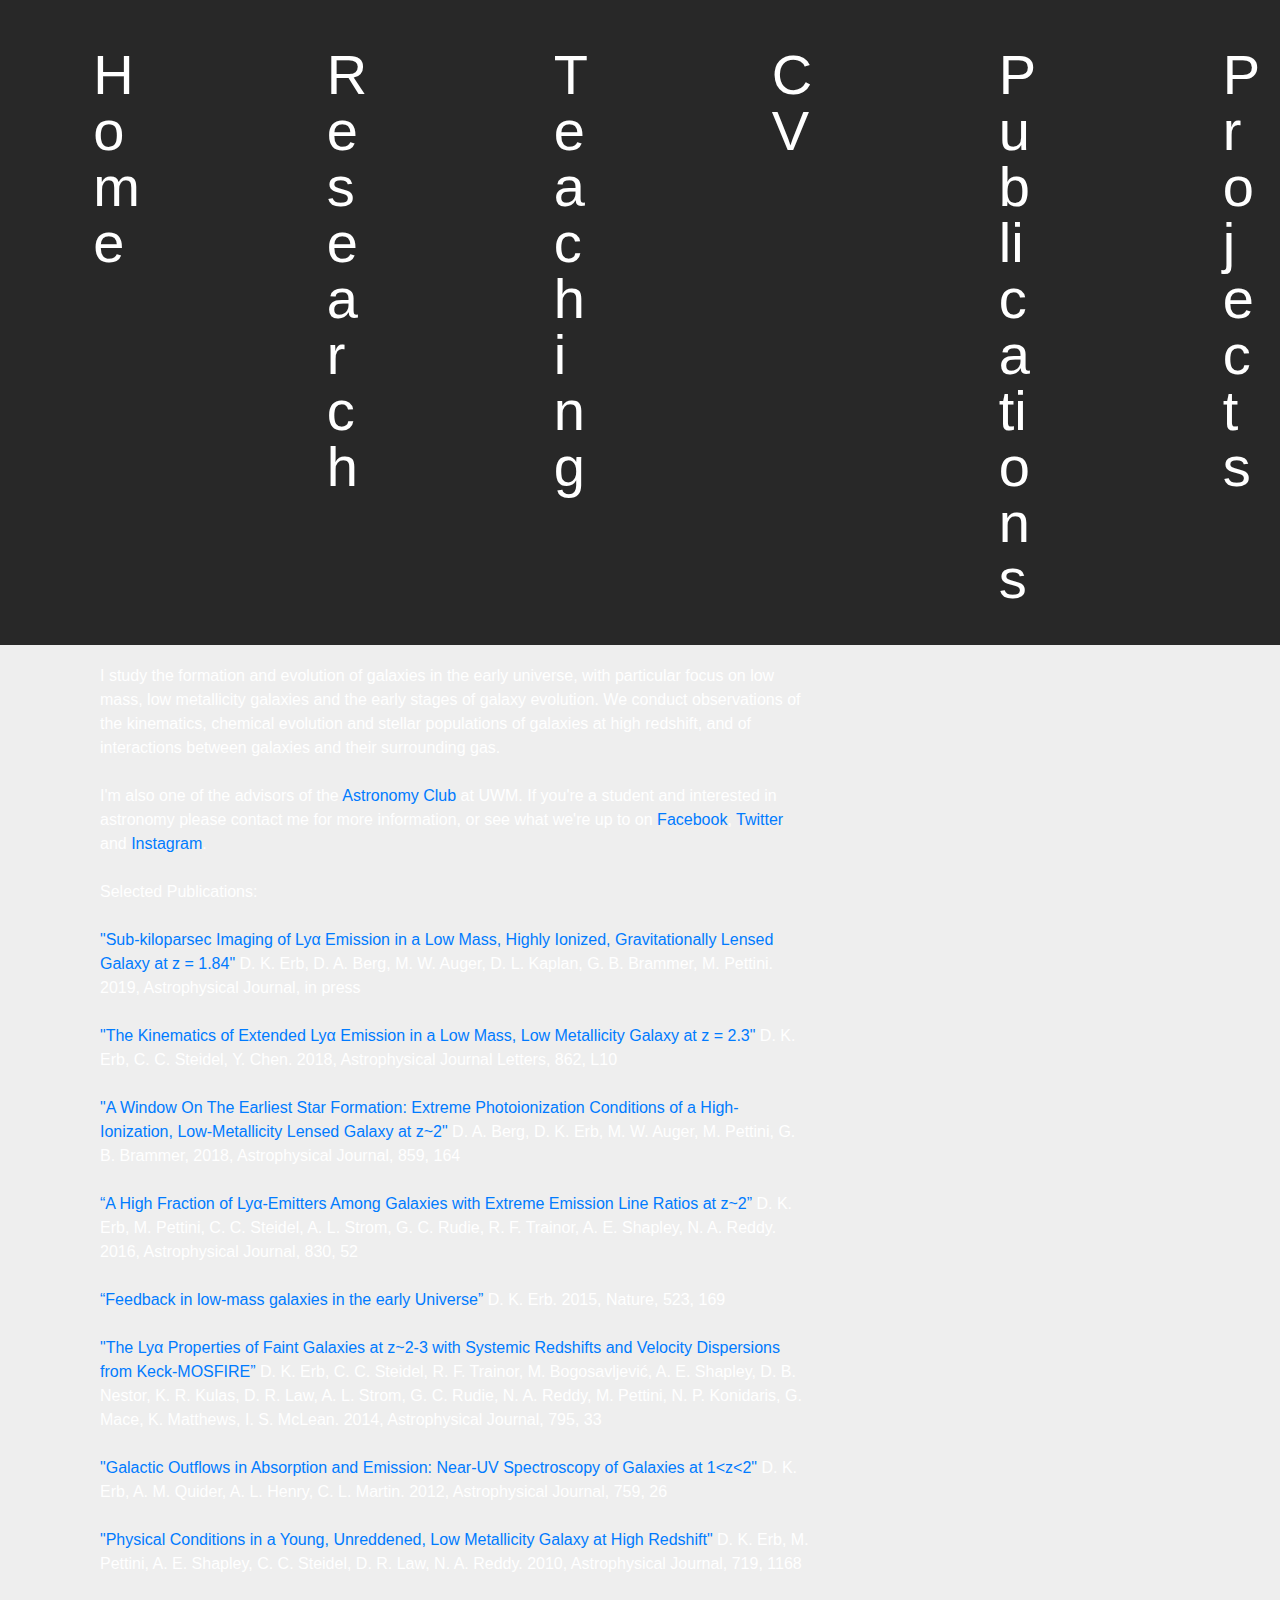
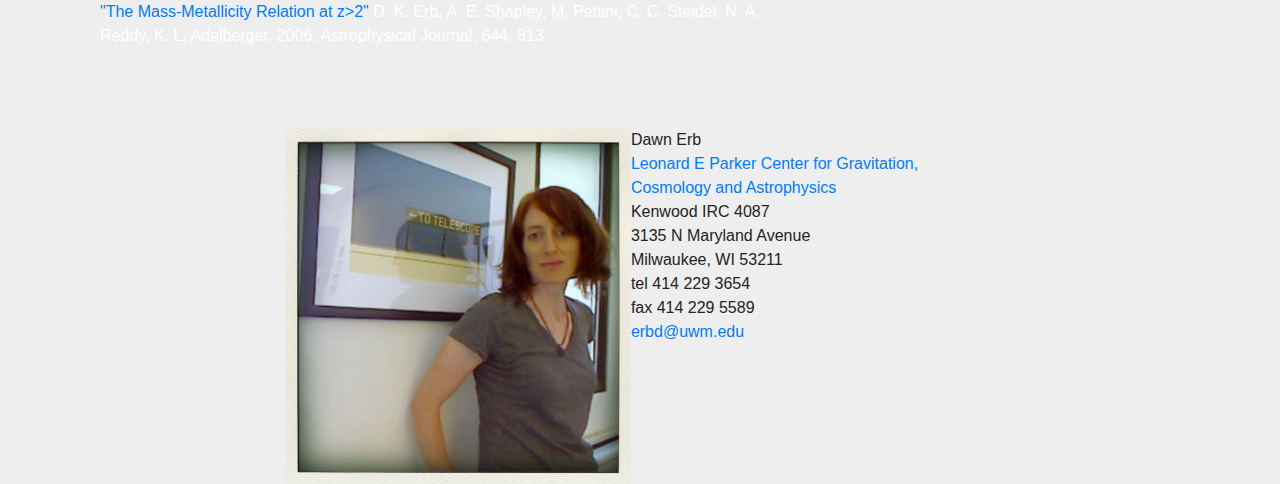
<file: index.html>
<!DOCTYPE html>
<html >
  <head>
    <!-- Global site tag (gtag.js) - Google Analytics -->
    <script async src="https://www.googletagmanager.com/gtag/js?id=UA-120233978-1"></script>
    <script>
      window.dataLayer = window.dataLayer || [];
      function gtag(){dataLayer.push(arguments);}
      gtag('js', new Date());

      gtag('config', 'UA-120233978-1');
    </script>
  <!-- Site made with Mobirise Website Builder v4.7.6, https://mobirise.com -->
  <meta charset="UTF-8">
  <meta http-equiv="X-UA-Compatible" content="IE=edge">
  <meta name="generator" content="Mobirise v4.7.6, mobirise.com">
  <meta name="viewport" content="width=device-width, initial-scale=1, minimum-scale=1">
  <link rel="shortcut icon" href="assets/images/icon.ico" type="image/x-icon">
  <meta name="description" content="Prof. Dawn Erb. Physics and Astronomy, University of Wisconsin Milwaukee.  I study the formation and evolution of galaxies.">
  <meta name="keywords" content="Dawn Erb astronomy astrophysics Wisconsin Milwaukee Madison">
  <meta name="robots" content="all">
  <title>Home</title>
  <link rel="stylesheet" href="assets/web/assets/mobirise-icons/mobirise-icons.css">
  <link rel="stylesheet" href="assets/tether/tether.min.css">
  <link rel="stylesheet" href="assets/bootstrap/css/bootstrap.min.css">
  <link rel="stylesheet" href="assets/bootstrap/css/bootstrap-grid.min.css">
  <link rel="stylesheet" href="assets/bootstrap/css/bootstrap-reboot.min.css">
  <link rel="stylesheet" href="assets/soundcloud-plugin/style.css">
  <link rel="stylesheet" href="assets/dropdown/css/style.css">
  <link rel="stylesheet" href="assets/theme/css/style.css">
  <link rel="stylesheet" href="assets/mobirise/css/mbr-additional.css" type="text/css">



</head>
<body>
  <section class="menu cid-qTb5jhKRGp" once="menu" id="menu1-6">



    <nav class="navbar navbar-expand beta-menu navbar-dropdown align-items-center navbar-fixed-top navbar-toggleable-sm">
        <button class="navbar-toggler navbar-toggler-right" type="button" data-toggle="collapse" data-target="#navbarSupportedContent" aria-controls="navbarSupportedContent" aria-expanded="false" aria-label="Toggle navigation">
            <div class="hamburger">
                <span></span>
                <span></span>
                <span></span>
                <span></span>
            </div>
        </button>
        <div class="menu-logo">
            <div class="navbar-brand">


            </div>
        </div>
        <div class="collapse navbar-collapse" id="navbarSupportedContent">
            <ul class="navbar-nav nav-dropdown nav-right navbar-nav-top-padding" data-app-modern-menu="true"><li class="nav-item">
                    <a class="nav-link link text-white display-4" href="index.html">

                        Home</a>
                </li><li class="nav-item"><a class="nav-link link text-white display-4" href="research.html">

                        Research</a></li><li class="nav-item"><a class="nav-link link text-white display-4" href="teaching.html">
                        Teaching</a></li><li class="nav-item"><a class="nav-link link text-white display-4" href="cv.html">
                        CV</a></li><li class="nav-item"><a class="nav-link link text-white display-4" href="publications.html">Publications</a></li><li class="nav-item"><a class="nav-link link text-white display-4" href="projects.html">Projects</a></li><li class="nav-item"><a class="nav-link link text-white display-4" href="photos.html">Photos</a></li></ul>

        </div>
    </nav>
</section>

<section class="engine"><a href="https://mobirise.me/e">make a website</a></section><section class="header9 cid-qTbxH6aOv5 mbr-fullscreen mbr-parallax-background" id="header9-f">





    <div class="container">
        <div class="media-container-column mbr-white col-md-8">
            <h1 class="mbr-section-title align-left mbr-bold pb-3 mbr-fonts-style display-2">
                <br>Dawn Erb</h1>
            <h3 class="mbr-section-subtitle align-left mbr-light pb-3 mbr-fonts-style display-4"><span style="font-style: normal;">Associate Professor</span><br><a href="https://cgca.uwm.edu/">Leonard E Parker Center for Gravitation, Cosmology and Astrophysics</a><br><a href="http://uwm.edu/physics/">Department of Physics</a><br><a href="https://uwm.edu/">University of Wisconsin-Milwaukee</a><br></h3>
	         <p class="mbr-text align-left pb-3 mbr-fonts-style display-7">I study the formation and evolution of galaxies in the early universe, with particular focus on low mass, low metallicity galaxies and the early stages of galaxy evolution. We conduct observations of the kinematics, chemical evolution and stellar populations of galaxies at high redshift, and of interactions between galaxies and their surrounding gas. <br><br>I'm also one of the advisors of the <a href="https://cgca.uwm.edu/astronomyclub.html">Astronomy Club</a> at UWM. If you're a student and interested in astronomy please contact me for more information, or see what we're up to on <a href="https://www.facebook.com/UWMAstroClub/">Facebook</a>, <a href="https://twitter.com/UWMAstroClub">Twitter</a> and <a href="https://www.instagram.com/uwmastroclub/">Instagram</a>.<br><br>
       

				Selected Publications:<br><br>
				<a href="https://ui.adsabs.harvard.edu/abs/2019arXiv190711733E/abstract">"Sub-kiloparsec Imaging of Lyα Emission in a Low Mass, Highly Ionized, Gravitationally Lensed Galaxy at z = 1.84"</a> D. K. Erb, D. A. Berg, M. W. Auger, D. L. Kaplan, G. B. Brammer, M. Pettini. 2019, Astrophysical Journal, in press<br><br>
				<a href="https://ui.adsabs.harvard.edu//#abs/2018ApJ...862L..10E/abstract">"The Kinematics of Extended Lyα Emission in a Low Mass, Low Metallicity Galaxy at z = 2.3"</a> D. K. Erb, C. C. Steidel, Y. Chen. 2018, Astrophysical Journal Letters, 862, L10<br><br>
				<a href="https://ui.adsabs.harvard.edu//#abs/2018ApJ...859..164B/abstract">"A Window On The Earliest Star Formation: Extreme Photoionization Conditions of a High-Ionization, Low-Metallicity Lensed Galaxy at z~2"</a> D. A. Berg, D. K. Erb, M. W. Auger, M. Pettini, G. B. Brammer, 2018, Astrophysical Journal, 859, 164<br><br>
				<a href="https://ui.adsabs.harvard.edu//#abs/2016ApJ...830...52E/abstract">“A High Fraction of Lyα-Emitters Among Galaxies with Extreme Emission Line Ratios at z~2”</a> D. K. Erb, M. Pettini, C. C. Steidel, A. L. Strom, G. C. Rudie, R. F. Trainor, A. E. Shapley, N. A. Reddy. 2016, Astrophysical Journal, 830, 52<br><br>
				<a href="https://ui.adsabs.harvard.edu//#abs/2015Natur.523..169E/abstract">“Feedback in low-mass galaxies in the early Universe”</a> D. K. Erb. 2015, Nature, 523, 169 <br><br>
				<a href="https://ui.adsabs.harvard.edu//#abs/2014ApJ...795...33E/abstract">"The Lyα Properties of Faint Galaxies at z~2-3 with Systemic Redshifts and Velocity Dispersions from Keck-MOSFIRE”</a> D. K. Erb, C. C. Steidel, R. F. Trainor, M. Bogosavljević, A. E. Shapley, D. B. Nestor, K. R. Kulas, D. R. Law, A. L. Strom, G. C. Rudie, N. A. Reddy, M. Pettini, N. P. Konidaris, G. Mace, K. Matthews, I. S. McLean. 2014, Astrophysical Journal, 795, 33<br><br>
				<a href="https://ui.adsabs.harvard.edu//#abs/2012ApJ...759...26E/abstract">"Galactic Outflows in Absorption and Emission: Near-UV Spectroscopy of Galaxies at 1&lt;z&lt;2"</a> D. K. Erb, A. M. Quider, A. L. Henry, C. L. Martin. 2012, Astrophysical Journal, 759, 26<br><br>
				<a href="https://ui.adsabs.harvard.edu//#abs/2010ApJ...719.1168E/abstract">"Physical Conditions in a Young, Unreddened, Low Metallicity Galaxy at High Redshift"</a> D. K. Erb, M. Pettini, A. E. Shapley, C. C. Steidel, D. R. Law, N. A. Reddy. 2010, Astrophysical Journal, 719, 1168<br><br>
				<a href="https://ui.adsabs.harvard.edu//#abs/2006ApJ...644..813E/abstract">"The Mass-Metallicity Relation at z&gt;2"</a> D. K. Erb, A. E. Shapley, M. Pettini, C. C. Steidel, N. A. Reddy, K. L. Adelberger. 2006, Astrophysical Journal, 644, 813<br></p>

        </div>
    </div>


</section>

<section class="mbr-section content6 cid-qTbxHH7ysx" id="content6-g">



    <div class="container">
        <div class="media-container-row">
            <div class="col-12 col-md-8">
                <div class="media-container-row">
                    <div class="mbr-figure" style="width: 95%;">
                      <img src="assets/images/photo-on-2012-08-07-at-15.24-pola-2-436x530.jpg" alt="Dawn Erb" title="">
                    </div>
                    <div class="media-content">
                        <div class="mbr-section-text">
                            <p class="mbr-text mb-0 mbr-fonts-style display-7">Dawn Erb<br><a href="https://cgca.uwm.edu/">Leonard E Parker Center for Gravitation, Cosmology and Astrophysics</a><br>Kenwood IRC 4087<br>3135 N Maryland Avenue<br>Milwaukee, WI 53211<br>tel 414 229 3654<br>fax 414 229 5589<br><a href="mailto:erbd@uwm.edu">erbd@uwm.edu</a></p>
                        </div>
                    </div>
                </div>
            </div>
        </div>
    </div>
</section>


  <script src="assets/web/assets/jquery/jquery.min.js"></script>
  <script src="assets/popper/popper.min.js"></script>
  <script src="assets/tether/tether.min.js"></script>
  <script src="assets/bootstrap/js/bootstrap.min.js"></script>
  <script src="assets/dropdown/js/script.min.js"></script>
  <script src="assets/touchswipe/jquery.touch-swipe.min.js"></script>
  <script src="assets/parallax/jarallax.min.js"></script>
  <script src="assets/smoothscroll/smooth-scroll.js"></script>
  <script src="assets/theme/js/script.js"></script>


</body>
</html>
</file>
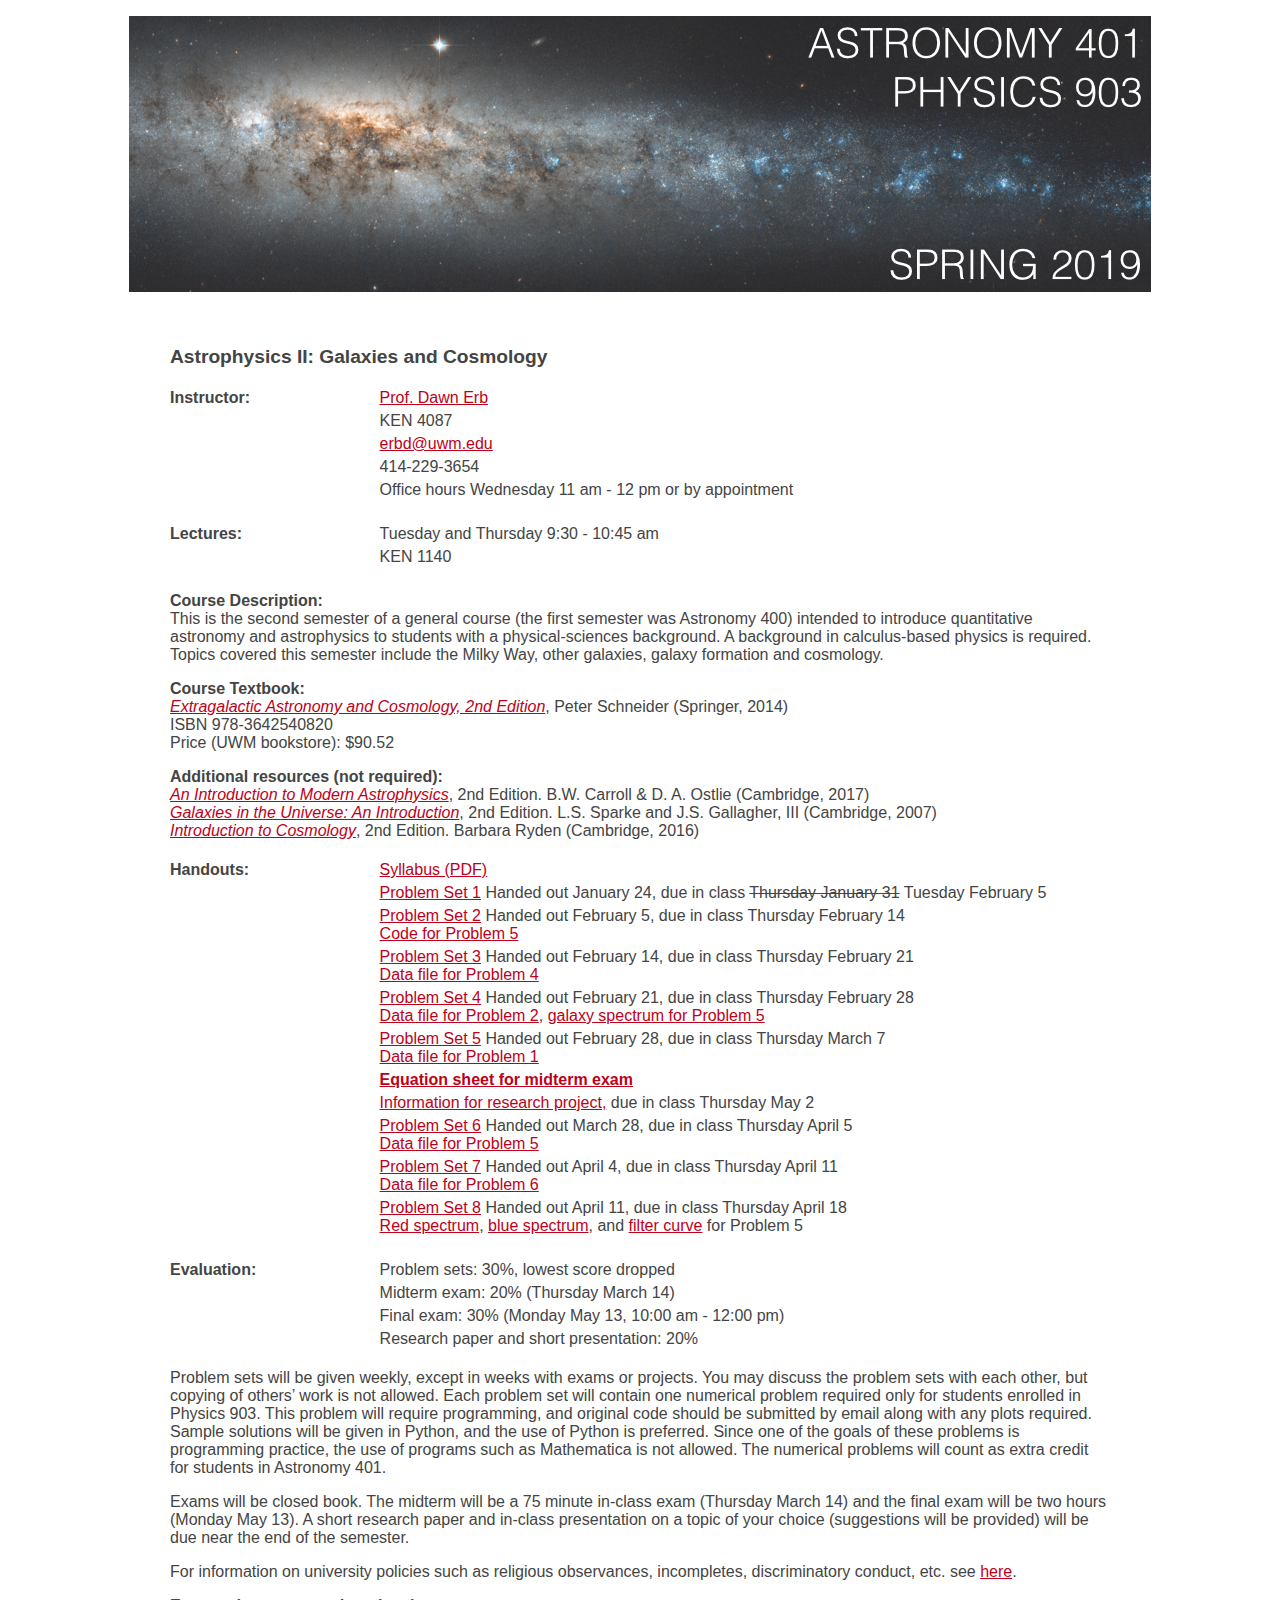
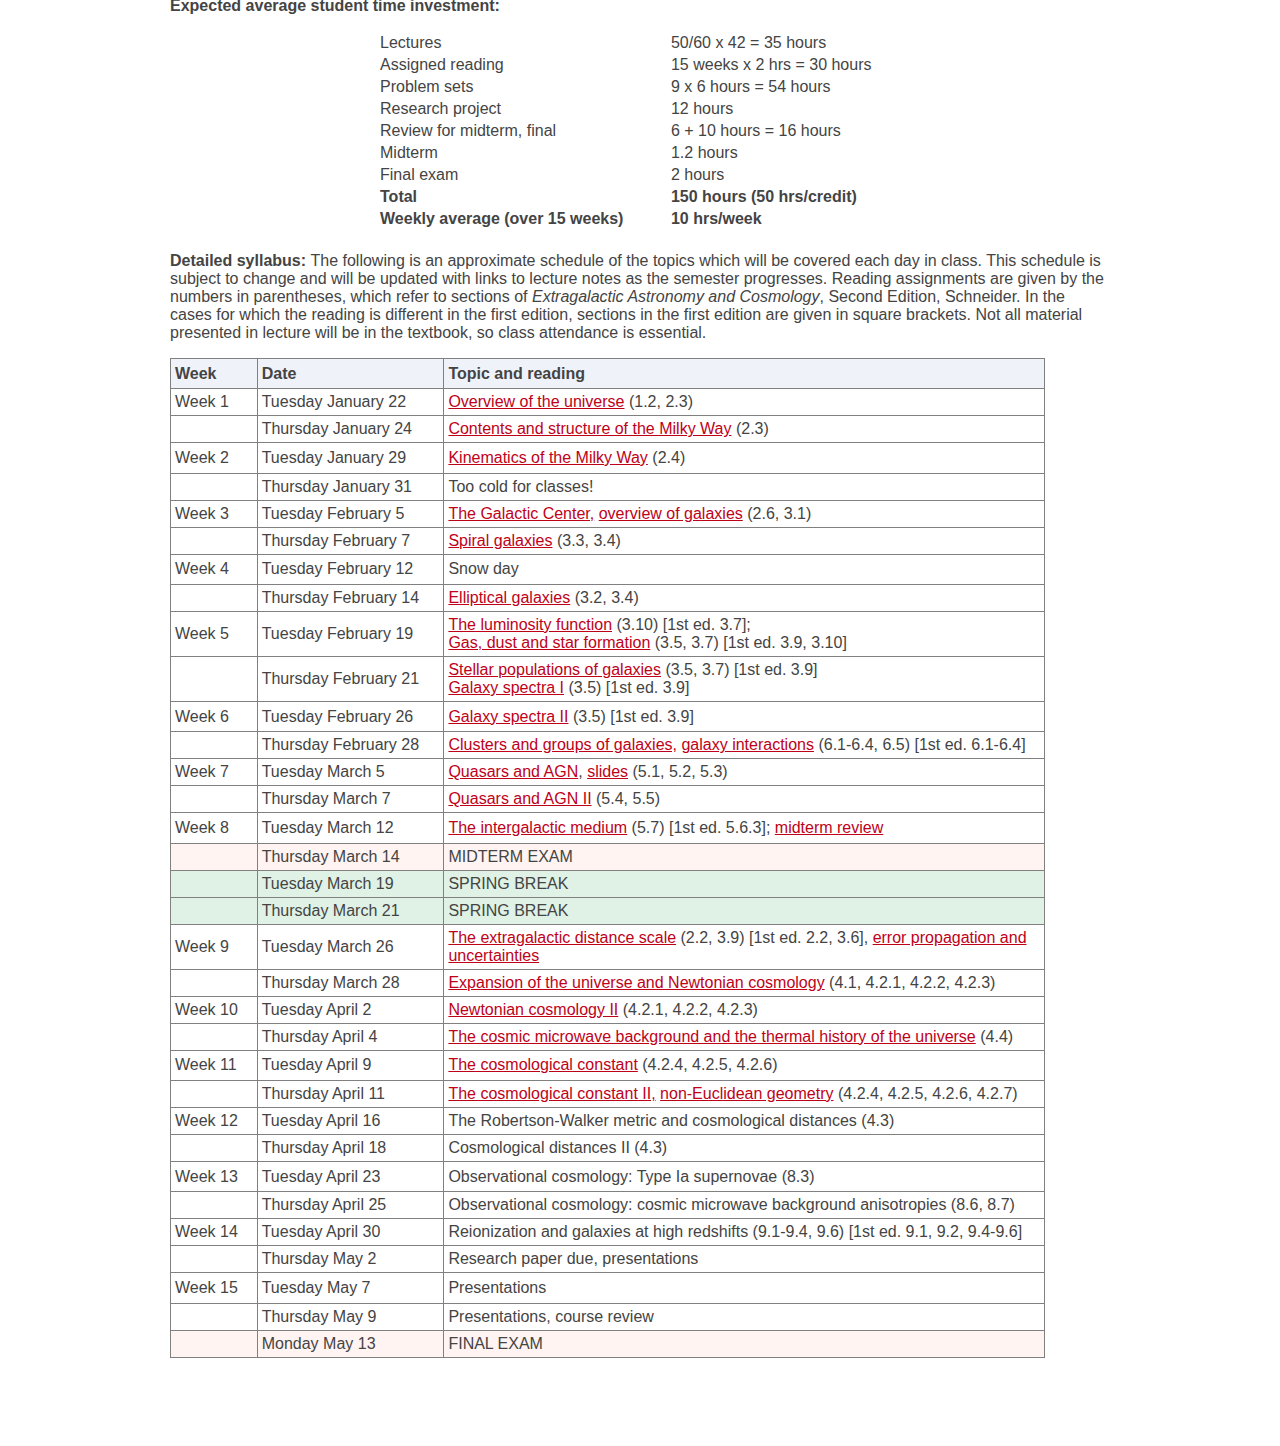
<file: astron401.html>
<!DOCTYPE html PUBLIC "-//W3C//DTD XHTML 1.0 Transitional//EN" "http://www.w3.org/TR/xhtml1/DTD/xhtml1-transitional.dtd">
<html xmlns="http://www.w3.org/1999/xhtml">
<head>
<meta http-equiv="Content-Type" content="text/html; charset=UTF-8" />
<title>Astronomy 401/Physics 903 Spring 2019</title>
</head>

<body style="font-family:Arial, Helvetica, sans-serif;"
  bgcolor="#ffffff" text="#444444" link="#be0119" vlink="#980002" alink="#e17701">
<p>
<center>
<img src="astron401/web_banner.png" />

<p>&nbsp;</p>
<table width=75% cellspacing=3>
<tr><td colspan="2"><big><b>Astrophysics II: Galaxies and Cosmology</b></big><p></td></tr>
<tr><td width="22%"><b>Instructor:</b></td>
<td width="78%"><a href="index.html">Prof. Dawn Erb</a></td></tr>
<tr><td></td><td>KEN 4087</td></tr>
<tr><td></td>
<td><a href="mailto: erbd@uwm.edu">erbd@uwm.edu</a></td></tr>
<tr><td></td><td>414-229-3654</td></tr>
<tr><td></td>
<td>Office hours Wednesday 11 am - 12 pm or by appointment</td></tr>
<tr><td><p></td><td></td></tr>
<tr><td><b>Lectures:</b></td>
<td>Tuesday and Thursday 9:30 - 10:45 am</td></tr>
<tr><td></td>
<td>KEN 1140</td></tr>
<tr><td><p></td><td></td></tr>
<tr>
  <td colspan="2"><b>Course Description:</b> <br>This is the second semester of a general
    course (the first semester was
      Astronomy 400) intended to introduce quantitative astronomy and astrophysics
      to students with a physical-sciences background. A background in calculus-based physics
      is required. Topics covered this semester include the Milky Way, other galaxies, galaxy
      formation and cosmology.
<p><strong>Course Textbook:</strong><br />
  <em><a
    href="http://www.springer.com/astronomy/book/978-3-642-54082-0">Extragalactic
    Astronomy and Cosmology, 2nd Edition</a></em>, Peter Schneider (Springer, 2014)<br />
  ISBN 978-3642540820 <br />
  Price (UWM bookstore): $90.52
<p><strong>Additional resources (not required):</strong><br />
  <i><a href="https://www.amazon.com/Introduction-Modern-Astrophysics-Bradley-Carroll/dp/1108422160/">An Introduction to Modern Astrophysics</a></i>, 2nd Edition. B.W. Carroll & D. A. Ostlie (Cambridge, 2017)<br>
    <i><a href="http://www.cambridge.org/gb/knowledge/isbn/item1173154/?site_locale=en_GB">Galaxies in the Universe: An Introduction</a></i>, 2nd Edition. L.S. Sparke and J.S. Gallagher, III (Cambridge, 2007)<br />
    <i><a href="https://www.amazon.com/Introduction-Cosmology-Barbara-Ryden/dp/1107154839/">Introduction to Cosmology</a></i>, 2nd Edition. Barbara Ryden (Cambridge, 2016) </p><p>
</td></tr>

<tr><td><strong>Handouts:</strong></td><td><a href="astron401/syllabus.pdf">Syllabus (PDF)</a></td></tr>

<tr><td></td><td><a href="astron401/ps1.pdf">Problem Set 1</a> Handed out January 24, due in class <strike>Thursday January 31</strike> Tuesday February 5<br>
<tr><td></td><td><a href="astron401/ps02.pdf">Problem Set 2</a> Handed out February 5, due in class Thursday February 14<br> <a href="astron401/exponentialdisk.py">Code for Problem 5<a/><br>
<tr><td></td><td><a href="astron401/ps03.pdf">Problem Set 3</a> Handed out February 14, due in class Thursday February 21<br> <a href="astron401/elliptical_stars.dat">Data file for Problem 4<a/><br>
<tr><td></td><td><a href="astron401/ps04.pdf">Problem Set 4</a> Handed out February 21, due in class Thursday February 28<br>
                 <a href="astron401/sf_gas_data.dat">Data file for Problem 2<a/>, <a href="astron401/spSpec-51688-0302-325.dat">galaxy spectrum for Problem 5</a><br>
<tr><td></td><td><a href="astron401/ps05.pdf">Problem Set 5</a> Handed out February 28, due in class Thursday March 7<br>
                 <a href="astron401/yeff_vrot.dat">Data file for Problem 1<a/><br>
<tr><td></td><td><a href="astron401/midterm_eqns.pdf"><b>Equation sheet for midterm exam</b></a>
<tr><td></td><td><a href="astron401/research.pdf">Information for research project,</a> due in class Thursday May 2<br>
<tr><td></td><td><a href="astron401/ps06.pdf">Problem Set 6</a> Handed out March 28, due in class Thursday April 5<br>
                 <a href="astron401/samplespectrum.dat">Data file for Problem 5<a/><br>
<tr><td></td><td><a href="astron401/ps07.pdf">Problem Set 7</a> Handed out April 4, due in class Thursday April 11<br>
                 <a href="astron401/velocities.dat">Data file for Problem 6<a/><br>
<tr><td></td><td><a href="astron401/ps08.pdf">Problem Set 8</a> Handed out April 11, due in class Thursday April 18<br>
                 <a href="astron401/spSpec-51820-0400-608.dat">Red spectrum<a/>,
                 <a href="astron401/spSpec-51612-0280-549.dat">blue spectrum<a/>, and
                 <a href="astron401/i_filter.dat">filter curve<a/> for Problem 5<br>

<tr><td colspan="2"><p></td></tr>
<tr><td><b>Evaluation:</b></td><td>Problem sets: 30%, lowest score dropped</td></tr>
<tr><td></td>
  <td>Midterm exam: 20% (Thursday March 14) </td></tr>
<tr><td></td>
  <td>Final exam: 30% (Monday May 13, 10:00 am - 12:00 pm) </td></tr>
<tr><td></td>
  <td>Research paper and short presentation: 20%</td></tr>
<tr>
  <td colspan="2"><p>Problem sets will be given weekly, except in weeks with exams or
    projects. You may discuss the problem sets with each other, but copying of others’
    work is not allowed. Each problem set will contain one numerical problem required
    only for students enrolled in Physics 903. This problem will require programming,
    and original code should be submitted by email along with any plots required.
    Sample solutions will be given in Python, and the use of Python is preferred.
    Since one of the goals of these problems is programming practice, the use of
    programs such as Mathematica is not allowed. The numerical problems will count
    as extra credit for students in Astronomy 401.
    <p>
    Exams will be closed book. The midterm will be a 75 minute in-class exam (Thursday
    March 14) and the final exam will be two hours (Monday May 13).  A short
    research paper and in-class presentation on a topic of your choice (suggestions
    will be provided) will be due near the end of the semester.
</p>
    <p>For information on university policies such as religious observances,
      incompletes, discriminatory conduct, etc.
      see <a href="http://www.uwm.edu/Dept/SecU/SyllabusLinks.pdf">here</a>. </p>
    <p><strong>Expected average student time investment:</strong>    </p>
    <table width="100%" border="0">
      <tr>
        <td width="22%">&nbsp;</td>
        <td width="31%">Lectures</td>
        <td width="47%">50/60 x 42 = 35 hours</td>
      </tr>
      <tr>
        <td>&nbsp;</td>
        <td>Assigned reading</td>
        <td>15 weeks x 2 hrs = 30 hours</td>
      </tr>
      <tr>
        <td>&nbsp;</td>
        <td>Problem sets</td>
        <td>9 x 6 hours = 54 hours</td>
      </tr>
      <tr>
        <td>&nbsp;</td>
        <td>Research project</td>
        <td>12 hours</td>
      </tr>
      <tr>
        <td>&nbsp;</td>
        <td>Review for midterm, final</td>
        <td>6 + 10 hours = 16 hours</td>
      </tr>
      <tr>
        <td>&nbsp;</td>
        <td>Midterm</td>
        <td>1.2 hours</td>
      </tr>
      <tr>
        <td>&nbsp;</td>
        <td>Final exam</td>
        <td>2 hours</td>
      </tr>
      <tr>
        <td>&nbsp;</td>
        <td><strong>Total</strong></td>
        <td><strong>150 hours (50 hrs/credit)</strong></td>
      </tr>
      <tr>
        <td>&nbsp;</td>
        <td><strong>Weekly average (over 15 weeks)</strong></td>
        <td><strong>10 hrs/week</strong></td>
      </tr>
    </table></td></tr>
<p>
    <td colspan="2"><p><strong>Detailed syllabus: </strong>The following is an
      approximate schedule of the topics which will be covered each day in class.
      This schedule is subject to change and will be updated with links to lecture
      notes as the semester progresses.
      Reading assignments are given by the numbers in parentheses, which refer to
      sections of <i>Extragalactic Astronomy and Cosmology</i>, Second Edition, Schneider.
      In the cases for which the reading is different in the first edition, sections in
      the first edition are given in square brackets.  Not all material
      presented in lecture will be in the textbook, so class attendance is essential.
      </p>

      <table border=1 cellpadding=4 cellspacing=0 width=1006 style='border-collapse:
      collapse;table-layout:fixed;width:656pt'>
      <col width=65 style='width:65pt'>
      <col width=140 style='mso-width-source:userset;mso-width-alt:4992;width:140pt'>
      <col width=450 style='mso-width-source:userset;mso-width-alt:17664;width:450pt'>
       <tr height=21 style='height:16.0pt' bgcolor='#F0F2FA'>
        <td height=21 class=xl65 width=87 style='height:16.0pt;width:65pt'><b>Week</b></td>
        <td class=xl65 width=180 style='width:135pt'>
        <meta charset=utf-8><b>Date</b></td>
        <td class=xl67 width=565 style='width:424pt'><b>Topic and reading</b></td>
       </tr>
       <tr height=21 style='height:16.0pt'>
        <td height=21 class=xl66 style='height:16.0pt;overflow:hidden;padding-bottom:
        2px;padding-top:2px' data-sheets-value="{&quot;1&quot;:3,&quot;3&quot;:1}">Week
        1</td>
        <td class=xl66 style='overflow:hidden;padding-bottom:2px;padding-top:2px'
        data-sheets-value="{&quot;1&quot;:3,&quot;3&quot;:43487}"
        data-sheets-numberformat="[null,5,&quot;dddd\&quot; \&quot;mmmm\&quot; \&quot;d&quot;]">Tuesday
        January 22</td>
        <td><a href="astron401/lecture01.pdf">Overview of the universe</a> (1.2, 2.3)</td>

       </tr>
       <tr height=21 style='height:16.0pt'>
        <td height=21 class=xl66 style='height:16.0pt;overflow:hidden;padding-bottom:
        2px;padding-top:2px'></td>
        <td class=xl66 style='overflow:hidden;padding-bottom:2px;padding-top:2px'
        data-sheets-value="{&quot;1&quot;:3,&quot;3&quot;:43489}"
        data-sheets-numberformat="[null,5,&quot;dddd\&quot; \&quot;mmmm\&quot; \&quot;d&quot;]">Thursday
        January 24</td>
        <td><a href="astron401/lecture02.pdf">Contents and structure of the Milky Way</a> (2.3)</td>

       </tr>
       <tr height=21 style='height:16.0pt'>
        <td height=21 class=xl66 style='height:16.0pt'
        data-sheets-value="{&quot;1&quot;:3,&quot;3&quot;:2}">Week 2</td>
        <td class=xl66 style='overflow:hidden;padding-bottom:2px;padding-top:2px'
        data-sheets-value="{&quot;1&quot;:3,&quot;3&quot;:43494}"
        data-sheets-numberformat="[null,5,&quot;dddd\&quot; \&quot;mmmm\&quot; \&quot;d&quot;]">Tuesday
        January 29</td>
        <td><a href="astron401/lecture03.pdf">Kinematics of the Milky Way</a> (2.4)</td>

       </tr>
       <tr height=21 style='height:16.0pt'>
        <td height=21 class=xl66 style='height:16.0pt;overflow:hidden;padding-bottom:
        2px;padding-top:2px'></td>
        <td class=xl66 style='overflow:hidden;padding-bottom:2px;padding-top:2px'
        data-sheets-value="{&quot;1&quot;:3,&quot;3&quot;:43496}"
        data-sheets-numberformat="[null,5,&quot;dddd\&quot; \&quot;mmmm\&quot; \&quot;d&quot;]">Thursday
        January 31</td>
        <td>Too cold for classes!</td>

       </tr>
       <tr height=21 style='height:16.0pt'>
        <td height=21 class=xl66 style='height:16.0pt;overflow:hidden;padding-bottom:
        2px;padding-top:2px' data-sheets-value="{&quot;1&quot;:3,&quot;3&quot;:3}">Week
        3</td>
        <td class=xl66 style='overflow:hidden;padding-bottom:2px;padding-top:2px'
        data-sheets-value="{&quot;1&quot;:3,&quot;3&quot;:43501}"
        data-sheets-numberformat="[null,5,&quot;dddd\&quot; \&quot;mmmm\&quot; \&quot;d&quot;]">Tuesday
        February 5</td>
        <td><a href="astron401/lecture04.pdf">The Galactic Center,</a> <a href="astron401/lecture05.pdf">overview of galaxies</a> (2.6, 3.1)</td>

       </tr>
       <tr height=21 style='height:16.0pt'>
        <td height=21 class=xl66 style='height:16.0pt;overflow:hidden;padding-bottom:
        2px;padding-top:2px'></td>
        <td class=xl66 style='overflow:hidden;padding-bottom:2px;padding-top:2px'
        data-sheets-value="{&quot;1&quot;:3,&quot;3&quot;:43503}"
        data-sheets-numberformat="[null,5,&quot;dddd\&quot; \&quot;mmmm\&quot; \&quot;d&quot;]">Thursday
        February 7</td>
        <td><a href="astron401/lecture06.pdf">Spiral galaxies</a> (3.3, 3.4)</td>

       </tr>
       <tr height=21 style='height:16.0pt'>
        <td height=21 class=xl66 style='height:16.0pt'
        data-sheets-value="{&quot;1&quot;:3,&quot;3&quot;:4}">Week 4</td>
        <td class=xl66 style='overflow:hidden;padding-bottom:2px;padding-top:2px'
        data-sheets-value="{&quot;1&quot;:3,&quot;3&quot;:43508}"
        data-sheets-numberformat="[null,5,&quot;dddd\&quot; \&quot;mmmm\&quot; \&quot;d&quot;]">Tuesday
        February 12</td>
        <td>Snow day</td>

       </tr>
       <tr height=21 style='height:16.0pt'>
        <td height=21 class=xl66 style='height:16.0pt;overflow:hidden;padding-bottom:
        2px;padding-top:2px'></td>
        <td class=xl66 style='overflow:hidden;padding-bottom:2px;padding-top:2px'
        data-sheets-value="{&quot;1&quot;:3,&quot;3&quot;:43510}"
        data-sheets-numberformat="[null,5,&quot;dddd\&quot; \&quot;mmmm\&quot; \&quot;d&quot;]">Thursday
        February 14</td>
        <td><a href="astron401/lecture07.pdf">Elliptical galaxies</a> (3.2, 3.4)</td>

       </tr>
       <tr height=21 style='height:16.0pt'>
        <td height=21 class=xl66 style='height:16.0pt;overflow:hidden;padding-bottom:
        2px;padding-top:2px' data-sheets-value="{&quot;1&quot;:3,&quot;3&quot;:5}">Week
        5</td>
        <td class=xl66 style='overflow:hidden;padding-bottom:2px;padding-top:2px'
        data-sheets-value="{&quot;1&quot;:3,&quot;3&quot;:43515}"
        data-sheets-numberformat="[null,5,&quot;dddd\&quot; \&quot;mmmm\&quot; \&quot;d&quot;]">Tuesday
        February 19</td>
        <td><a href="astron401/lecture08.pdf">The luminosity function</a> (3.10) [1st ed. 3.7];<br>
            <a href="astron401/lecture09.pdf">Gas, dust and star formation</a> (3.5, 3.7) [1st ed. 3.9, 3.10]</td>

       </tr>
       <tr height=21 style='height:16.0pt'>
        <td height=21 class=xl66 style='height:16.0pt;overflow:hidden;padding-bottom:
        2px;padding-top:2px'></td>
        <td class=xl66 style='overflow:hidden;padding-bottom:2px;padding-top:2px'
        data-sheets-value="{&quot;1&quot;:3,&quot;3&quot;:43517}"
        data-sheets-numberformat="[null,5,&quot;dddd\&quot; \&quot;mmmm\&quot; \&quot;d&quot;]">Thursday
        February 21</td>
        <td><a href="astron401/lecture10.pdf">Stellar populations of galaxies</a> (3.5, 3.7) [1st ed. 3.9]<br>
            <a href="astron401/lecture11.pdf">Galaxy spectra I</a> (3.5) [1st ed. 3.9]</td>

       </tr>
       <tr height=21 style='height:16.0pt'>
        <td height=21 class=xl66 style='height:16.0pt'
        data-sheets-value="{&quot;1&quot;:3,&quot;3&quot;:6}">Week 6</td>
        <td class=xl66 style='overflow:hidden;padding-bottom:2px;padding-top:2px'
        data-sheets-value="{&quot;1&quot;:3,&quot;3&quot;:43522}"
        data-sheets-numberformat="[null,5,&quot;dddd\&quot; \&quot;mmmm\&quot; \&quot;d&quot;]">Tuesday
        February 26</td>
        <td><a href="astron401/lecture12.pdf">Galaxy spectra II</a> (3.5) [1st ed. 3.9]</td>

       </tr>
       <tr height=21 style='height:16.0pt'>
        <td height=21 class=xl66 style='height:16.0pt;overflow:hidden;padding-bottom:
        2px;padding-top:2px'></td>
        <td class=xl66 style='overflow:hidden;padding-bottom:2px;padding-top:2px'
        data-sheets-value="{&quot;1&quot;:3,&quot;3&quot;:43524}"
        data-sheets-numberformat="[null,5,&quot;dddd\&quot; \&quot;mmmm\&quot; \&quot;d&quot;]">Thursday
        February 28</td>
        <td><a href="astron401/lecture13.pdf">Clusters and groups of galaxies,</a>
            <a href="astron401/lecture14.pdf">galaxy interactions</a> (6.1-6.4, 6.5) [1st ed. 6.1-6.4]</td>

       </tr>
       <tr height=21 style='height:16.0pt'>
        <td height=21 class=xl66 style='height:16.0pt;overflow:hidden;padding-bottom:
        2px;padding-top:2px' data-sheets-value="{&quot;1&quot;:3,&quot;3&quot;:7}">Week
        7</td>
        <td class=xl66 style='overflow:hidden;padding-bottom:2px;padding-top:2px'
        data-sheets-value="{&quot;1&quot;:3,&quot;3&quot;:43529}"
        data-sheets-numberformat="[null,5,&quot;dddd\&quot; \&quot;mmmm\&quot; \&quot;d&quot;]">Tuesday
        March 5</td>
        <td><a href="astron401/lecture15.pdf">Quasars and AGN</a>,
            <a href="astron401/agn_slides.pdf">slides</a> (5.1, 5.2, 5.3)</td>

       </tr>
       <tr height=21 style='height:16.0pt'>
        <td height=21 class=xl66 style='height:16.0pt;overflow:hidden;padding-bottom:
        2px;padding-top:2px'></td>
        <td class=xl66 style='overflow:hidden;padding-bottom:2px;padding-top:2px'
        data-sheets-value="{&quot;1&quot;:3,&quot;3&quot;:43531}"
        data-sheets-numberformat="[null,5,&quot;dddd\&quot; \&quot;mmmm\&quot; \&quot;d&quot;]">Thursday
        March 7</td>
        <td><a href="astron401/lecture16.pdf">Quasars and AGN II</a> (5.4, 5.5)</td>

       </tr>
       <tr height=21 style='height:16.0pt'>
        <td height=21 class=xl66 style='height:16.0pt'
        data-sheets-value="{&quot;1&quot;:3,&quot;3&quot;:8}">Week 8</td>
        <td class=xl66 style='overflow:hidden;padding-bottom:2px;padding-top:2px'
        data-sheets-value="{&quot;1&quot;:3,&quot;3&quot;:43536}"
        data-sheets-numberformat="[null,5,&quot;dddd\&quot; \&quot;mmmm\&quot; \&quot;d&quot;]">Tuesday
        March 12</td>
        <td><a href="astron401/lecture17.pdf">The intergalactic medium</a> (5.7) [1st ed. 5.6.3];
            <a href="astron401/midterm_eqns.pdf">midterm review</a> </td>
       </tr>
       <tr height=21 style='height:16.0pt' bgcolor='#fff4f2'>
        <td height=21 class=xl68 style='height:16.0pt;overflow:hidden;padding-bottom:
        2px;padding-top:2px'>&nbsp;</td>
        <td class=xl68 style='overflow:hidden;padding-bottom:2px;padding-top:2px'
        data-sheets-value="{&quot;1&quot;:3,&quot;3&quot;:43538}"
        data-sheets-numberformat="[null,5,&quot;dddd\&quot; \&quot;mmmm\&quot; \&quot;d&quot;]">Thursday
        March 14</td>
        <td class=xl69>MIDTERM EXAM</td>

       </tr>
       <tr height=21 style='height:16.0pt' bgcolor='#DFF2E5'>
        <td height=21 class=xl70 style='height:16.0pt;overflow:hidden;padding-bottom:
        2px;padding-top:2px'>&nbsp;</td>
        <td class=xl70 style='overflow:hidden;padding-bottom:2px;padding-top:2px'
        data-sheets-value="{&quot;1&quot;:3,&quot;3&quot;:43543}"
        data-sheets-numberformat="[null,5,&quot;dddd\&quot; \&quot;mmmm\&quot; \&quot;d&quot;]">Tuesday
        March 19</td>
        <td class=xl71>SPRING BREAK</td>

       </tr>
       <tr height=21 style='height:16.0pt' bgcolor='#DFF2E5'>
        <td height=21 class=xl70 style='height:16.0pt;overflow:hidden;padding-bottom:
        2px;padding-top:2px'>&nbsp;</td>
        <td class=xl70 style='overflow:hidden;padding-bottom:2px;padding-top:2px'
        data-sheets-value="{&quot;1&quot;:3,&quot;3&quot;:43545}"
        data-sheets-numberformat="[null,5,&quot;dddd\&quot; \&quot;mmmm\&quot; \&quot;d&quot;]">Thursday
        March 21</td>
        <td class=xl71>SPRING BREAK</td>

       </tr>
       <tr height=21 style='height:16.0pt'>
        <td height=21 class=xl66 style='height:16.0pt'
        data-sheets-value="{&quot;1&quot;:3,&quot;3&quot;:9}">Week 9</td>
        <td class=xl66 style='overflow:hidden;padding-bottom:2px;padding-top:2px'
        data-sheets-value="{&quot;1&quot;:3,&quot;3&quot;:43550}"
        data-sheets-numberformat="[null,5,&quot;dddd\&quot; \&quot;mmmm\&quot; \&quot;d&quot;]">Tuesday
        March 26</td>
        <td><a href="astron401/lecture18.pdf">The extragalactic distance scale</a> (2.2, 3.9) [1st ed. 2.2, 3.6],
            <a href="astron401/lecture19.pdf">error propagation and uncertainties</a>
            </td>

       </tr>
       <tr height=21 style='height:16.0pt'>
        <td height=21 class=xl66 style='height:16.0pt;overflow:hidden;padding-bottom:
        2px;padding-top:2px'></td>
        <td class=xl66 style='overflow:hidden;padding-bottom:2px;padding-top:2px'
        data-sheets-value="{&quot;1&quot;:3,&quot;3&quot;:43552}"
        data-sheets-numberformat="[null,5,&quot;dddd\&quot; \&quot;mmmm\&quot; \&quot;d&quot;]">Thursday
        March 28</td>
        <td><a href="astron401/lecture20.pdf">Expansion of the universe and Newtonian cosmology</a>
            (4.1, 4.2.1, 4.2.2, 4.2.3)</td>

       </tr>
       <tr height=21 style='height:16.0pt'>
        <td height=21 class=xl66 style='height:16.0pt;overflow:hidden;padding-bottom:
        2px;padding-top:2px' data-sheets-value="{&quot;1&quot;:3,&quot;3&quot;:10}">Week
        10</td>
        <td class=xl66 style='overflow:hidden;padding-bottom:2px;padding-top:2px'
        data-sheets-value="{&quot;1&quot;:3,&quot;3&quot;:43557}"
        data-sheets-numberformat="[null,5,&quot;dddd\&quot; \&quot;mmmm\&quot; \&quot;d&quot;]">Tuesday
        April 2</td>
        <td><a href="astron401/lecture21.pdf">Newtonian cosmology II</a> (4.2.1, 4.2.2, 4.2.3)</td>

       </tr>
       <tr height=21 style='height:16.0pt'>
        <td height=21 class=xl66 style='height:16.0pt;overflow:hidden;padding-bottom:
        2px;padding-top:2px'></td>
        <td class=xl66 style='overflow:hidden;padding-bottom:2px;padding-top:2px'
        data-sheets-value="{&quot;1&quot;:3,&quot;3&quot;:43559}"
        data-sheets-numberformat="[null,5,&quot;dddd\&quot; \&quot;mmmm\&quot; \&quot;d&quot;]">Thursday
        April 4</td>
        <td><a href="astron401/lecture22.pdf">The cosmic microwave background and the thermal history of the universe</a> (4.4)</td>

       </tr>
       <tr height=21 style='height:16.0pt'>
        <td height=21 class=xl66 style='height:16.0pt'
        data-sheets-value="{&quot;1&quot;:3,&quot;3&quot;:11}">Week 11</td>
        <td class=xl66 style='overflow:hidden;padding-bottom:2px;padding-top:2px'
        data-sheets-value="{&quot;1&quot;:3,&quot;3&quot;:43564}"
        data-sheets-numberformat="[null,5,&quot;dddd\&quot; \&quot;mmmm\&quot; \&quot;d&quot;]">Tuesday
        April 9</td>
        <td><a href="astron401/lecture23.pdf">The cosmological constant</a> (4.2.4, 4.2.5, 4.2.6)</td>

       </tr>
       <tr height=21 style='height:16.0pt'>
        <td height=21 class=xl66 style='height:16.0pt;overflow:hidden;padding-bottom:
        2px;padding-top:2px'></td>
        <td class=xl66 style='overflow:hidden;padding-bottom:2px;padding-top:2px'
        data-sheets-value="{&quot;1&quot;:3,&quot;3&quot;:43566}"
        data-sheets-numberformat="[null,5,&quot;dddd\&quot; \&quot;mmmm\&quot; \&quot;d&quot;]">Thursday
        April 11</td>
        <td><a href="astron401/lecture24.pdf">The cosmological constant II,</a>
            <a href="astron401/lecture25.pdf">non-Euclidean geometry</a> (4.2.4, 4.2.5, 4.2.6, 4.2.7)</td>

       </tr>
       <tr height=21 style='height:16.0pt'>
        <td height=21 class=xl66 style='height:16.0pt;overflow:hidden;padding-bottom:
        2px;padding-top:2px' data-sheets-value="{&quot;1&quot;:3,&quot;3&quot;:12}">Week
        12</td>
        <td class=xl66 style='overflow:hidden;padding-bottom:2px;padding-top:2px'
        data-sheets-value="{&quot;1&quot;:3,&quot;3&quot;:43571}"
        data-sheets-numberformat="[null,5,&quot;dddd\&quot; \&quot;mmmm\&quot; \&quot;d&quot;]">Tuesday
        April 16</td>
        <td>The Robertson-Walker metric and cosmological distances (4.3)</td>

       </tr>
       <tr height=21 style='height:16.0pt'>
        <td height=21 class=xl66 style='height:16.0pt;overflow:hidden;padding-bottom:
        2px;padding-top:2px'></td>
        <td class=xl66 style='overflow:hidden;padding-bottom:2px;padding-top:2px'
        data-sheets-value="{&quot;1&quot;:3,&quot;3&quot;:43573}"
        data-sheets-numberformat="[null,5,&quot;dddd\&quot; \&quot;mmmm\&quot; \&quot;d&quot;]">Thursday
        April 18</td>
        <td>Cosmological distances II (4.3)</td>

       </tr>
       <tr height=21 style='height:16.0pt'>
        <td height=21 class=xl66 style='height:16.0pt'
        data-sheets-value="{&quot;1&quot;:3,&quot;3&quot;:13}">Week 13</td>
        <td class=xl66 style='overflow:hidden;padding-bottom:2px;padding-top:2px'
        data-sheets-value="{&quot;1&quot;:3,&quot;3&quot;:43578}"
        data-sheets-numberformat="[null,5,&quot;dddd\&quot; \&quot;mmmm\&quot; \&quot;d&quot;]">Tuesday
        April 23</td>
        <td>Observational cosmology: Type Ia supernovae (8.3)</td>

       </tr>
       <tr height=21 style='height:16.0pt'>
        <td height=21 class=xl66 style='height:16.0pt;overflow:hidden;padding-bottom:
        2px;padding-top:2px'></td>
        <td class=xl66 style='overflow:hidden;padding-bottom:2px;padding-top:2px'
        data-sheets-value="{&quot;1&quot;:3,&quot;3&quot;:43580}"
        data-sheets-numberformat="[null,5,&quot;dddd\&quot; \&quot;mmmm\&quot; \&quot;d&quot;]">Thursday
        April 25</td>
        <td>Observational cosmology: cosmic microwave background anisotropies (8.6, 8.7)</td>

       </tr>
       <tr height=21 style='height:16.0pt'>
        <td height=21 class=xl66 style='height:16.0pt;overflow:hidden;padding-bottom:
        2px;padding-top:2px' data-sheets-value="{&quot;1&quot;:3,&quot;3&quot;:14}">Week
        14</td>
        <td class=xl66 style='overflow:hidden;padding-bottom:2px;padding-top:2px'
        data-sheets-value="{&quot;1&quot;:3,&quot;3&quot;:43585}"
        data-sheets-numberformat="[null,5,&quot;dddd\&quot; \&quot;mmmm\&quot; \&quot;d&quot;]">Tuesday
        April 30</td>
        <td>Reionization and galaxies at high redshifts (9.1-9.4, 9.6) [1st ed. 9.1, 9.2, 9.4-9.6]</td>

       </tr>
       <tr height=21 style='height:16.0pt'>
        <td height=21 class=xl66 style='height:16.0pt;overflow:hidden;padding-bottom:
        2px;padding-top:2px'></td>
        <td class=xl66 style='overflow:hidden;padding-bottom:2px;padding-top:2px'
        data-sheets-value="{&quot;1&quot;:3,&quot;3&quot;:43587}"
        data-sheets-numberformat="[null,5,&quot;dddd\&quot; \&quot;mmmm\&quot; \&quot;d&quot;]">Thursday
        May 2</td>
        <td>Research paper due, presentations</td>

       </tr>
       <tr height=21 style='height:16.0pt'>
        <td height=21 class=xl66 style='height:16.0pt'
        data-sheets-value="{&quot;1&quot;:3,&quot;3&quot;:15}">Week 15</td>
        <td class=xl66 style='overflow:hidden;padding-bottom:2px;padding-top:2px'
        data-sheets-value="{&quot;1&quot;:3,&quot;3&quot;:43592}"
        data-sheets-numberformat="[null,5,&quot;dddd\&quot; \&quot;mmmm\&quot; \&quot;d&quot;]">Tuesday
        May 7</td>
        <td>Presentations</td>

       </tr>
       <tr height=21 style='height:16.0pt'>
        <td height=21 class=xl66 style='height:16.0pt;overflow:hidden;padding-bottom:
        2px;padding-top:2px'></td>
        <td class=xl66 style='overflow:hidden;padding-bottom:2px;padding-top:2px'
        data-sheets-value="{&quot;1&quot;:3,&quot;3&quot;:43594}"
        data-sheets-numberformat="[null,5,&quot;dddd\&quot; \&quot;mmmm\&quot; \&quot;d&quot;]">Thursday
        May 9</td>
        <td>Presentations, course review</td>

       </tr>
       <tr height=21 style='height:16.0pt' bgcolor='#fff4f2'>
        <td height=21 class=xl68 style='height:16.0pt;overflow:hidden;padding-bottom:
        2px;padding-top:2px'>&nbsp;</td>
        <td class=xl68 style='overflow:hidden;padding-bottom:2px;padding-top:2px'
        data-sheets-value="{&quot;1&quot;:3,&quot;3&quot;:43599}"
        data-sheets-numberformat="[null,5,&quot;dddd\&quot; \&quot;mmmm\&quot; \&quot;d&quot;]">Monday
        May 13</td>
        <td class=xl69>FINAL EXAM</td>

       </tr>
      </table>

      <p></td></tr>
</table>
<p><p>
<br /><br />
</center>
</body>
</html>
</file>
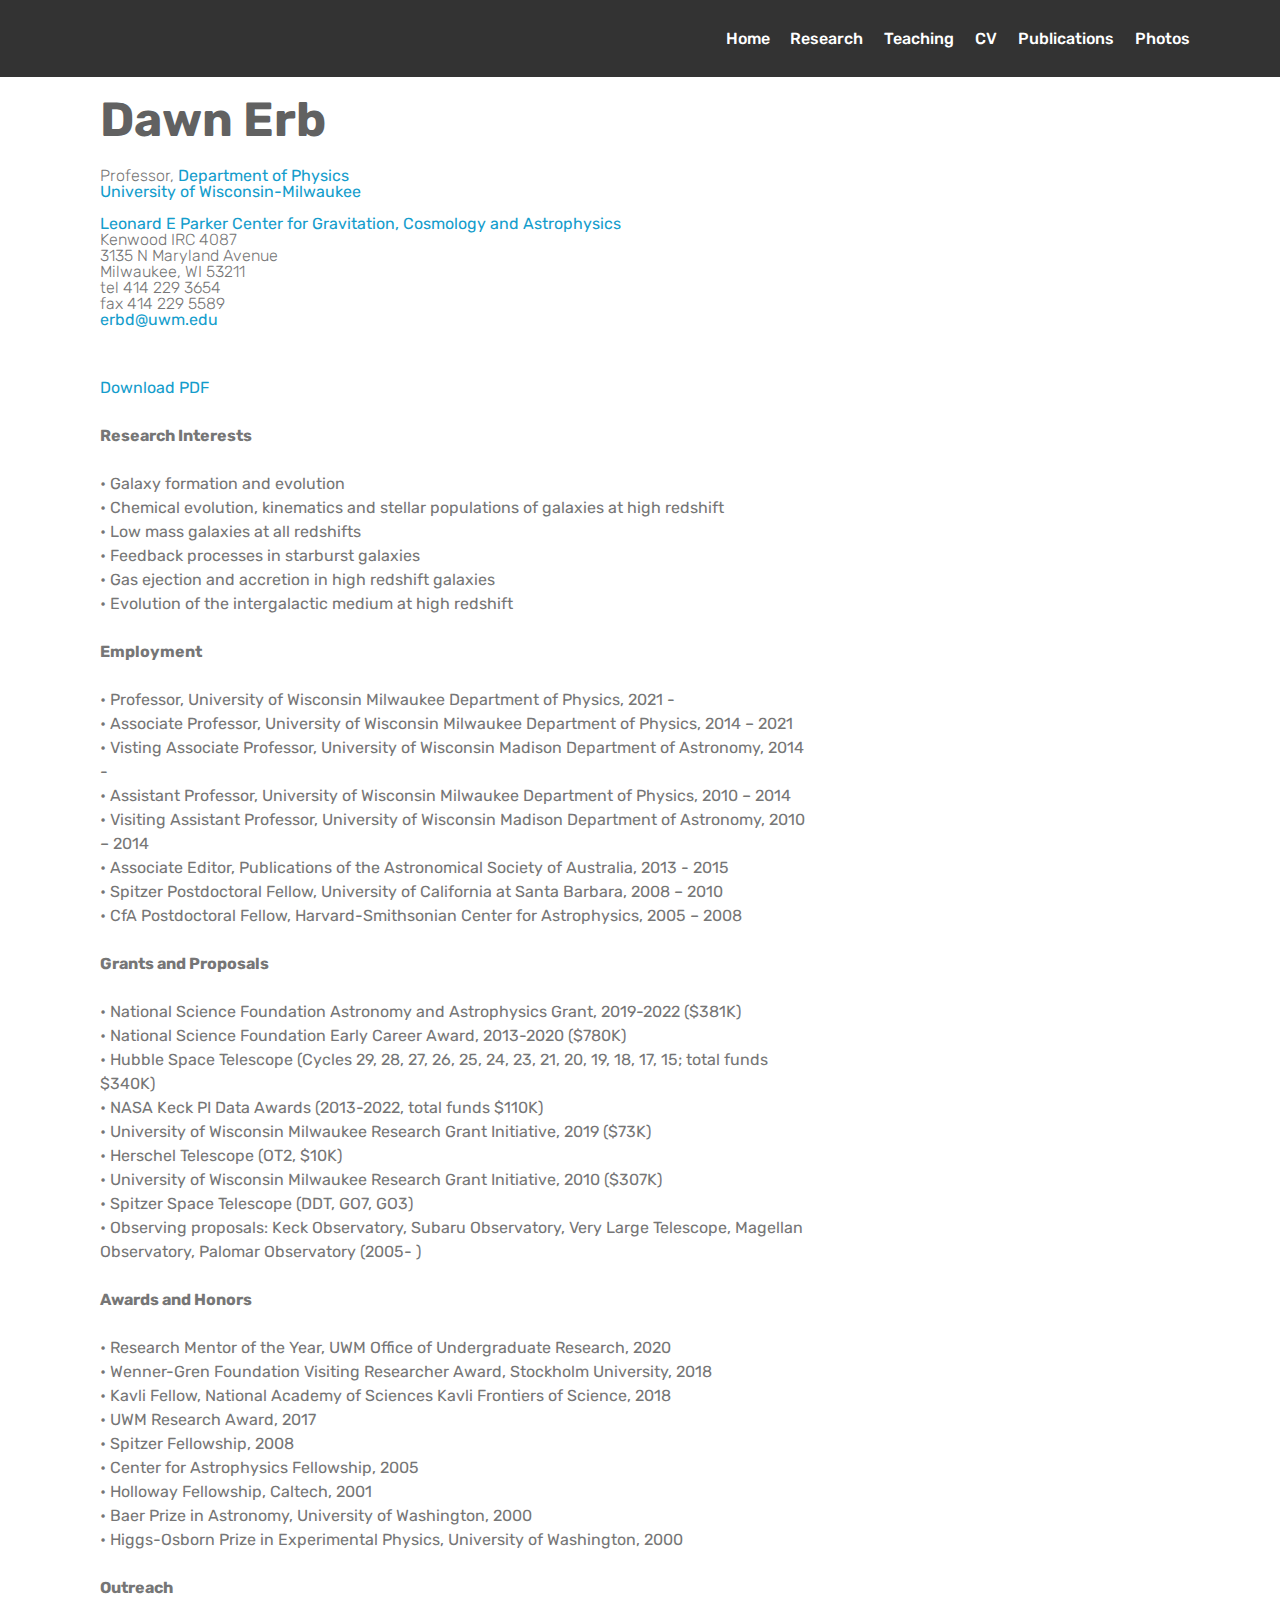
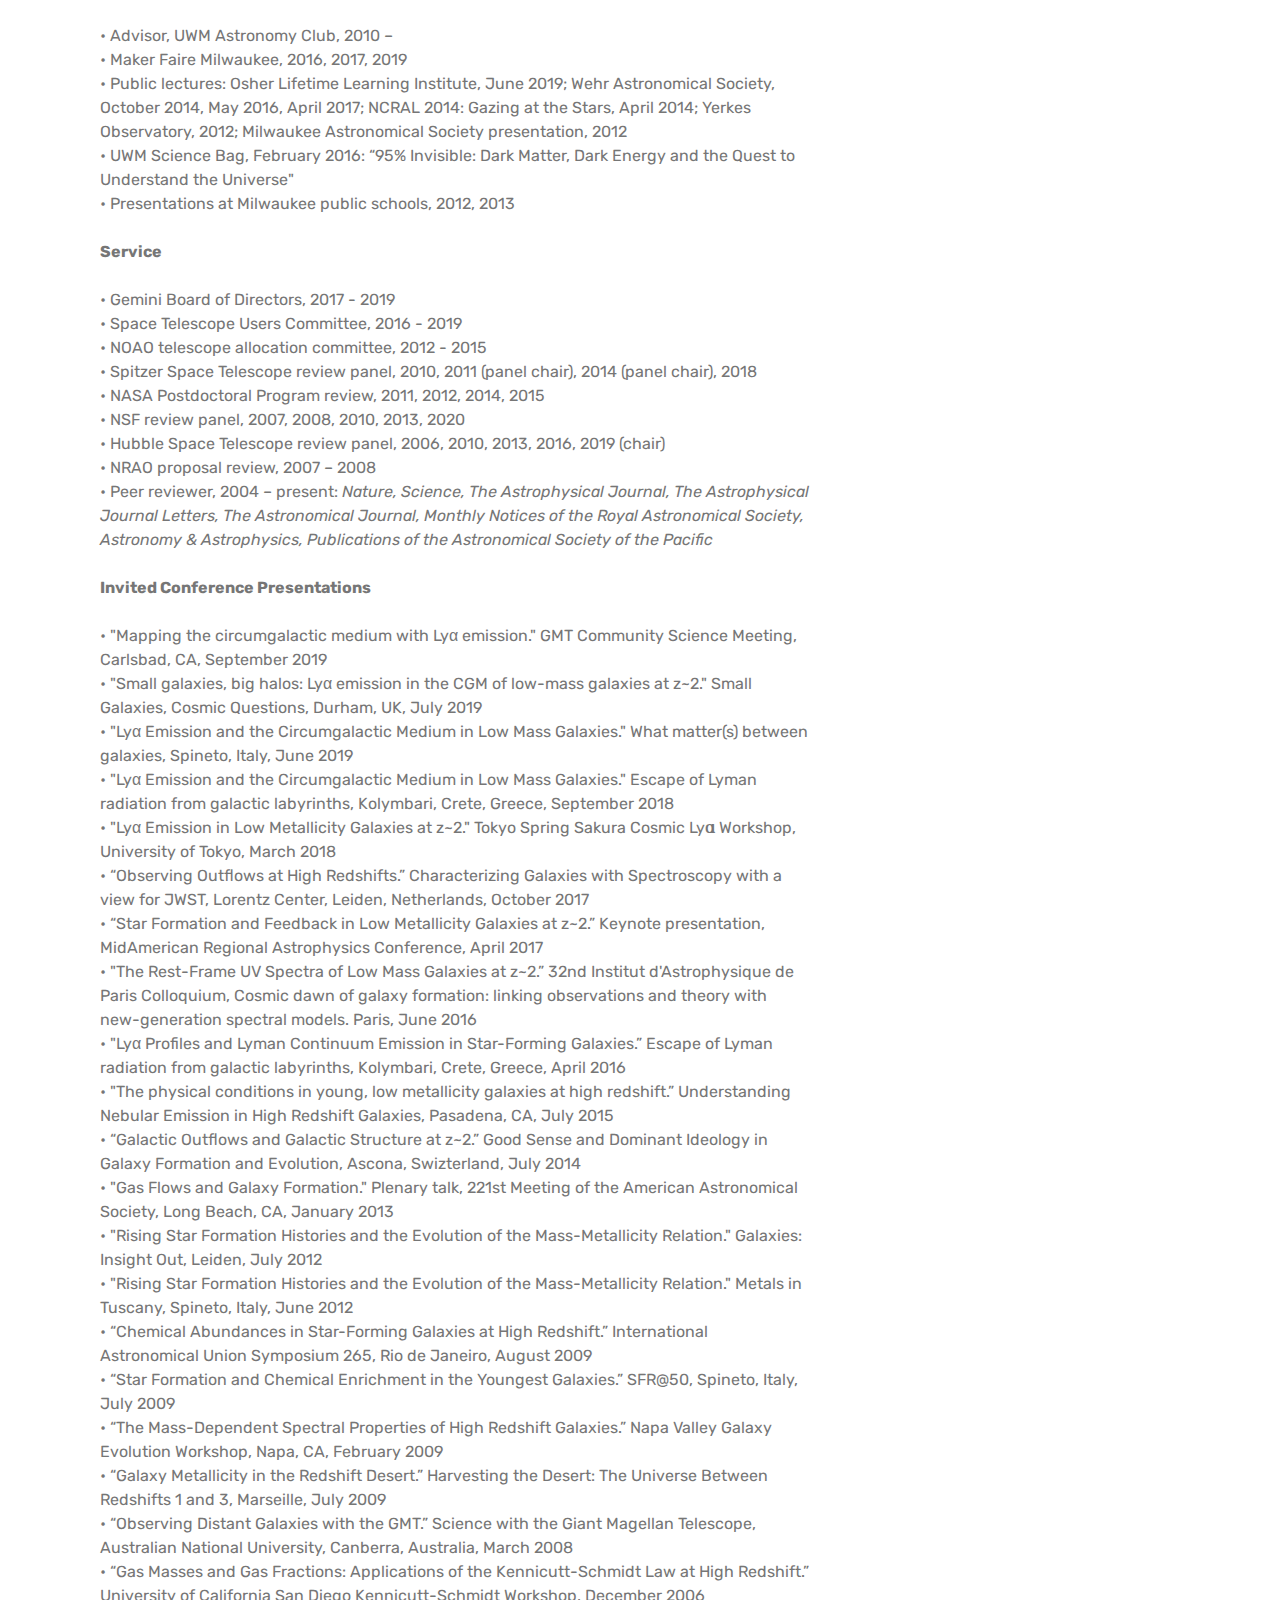
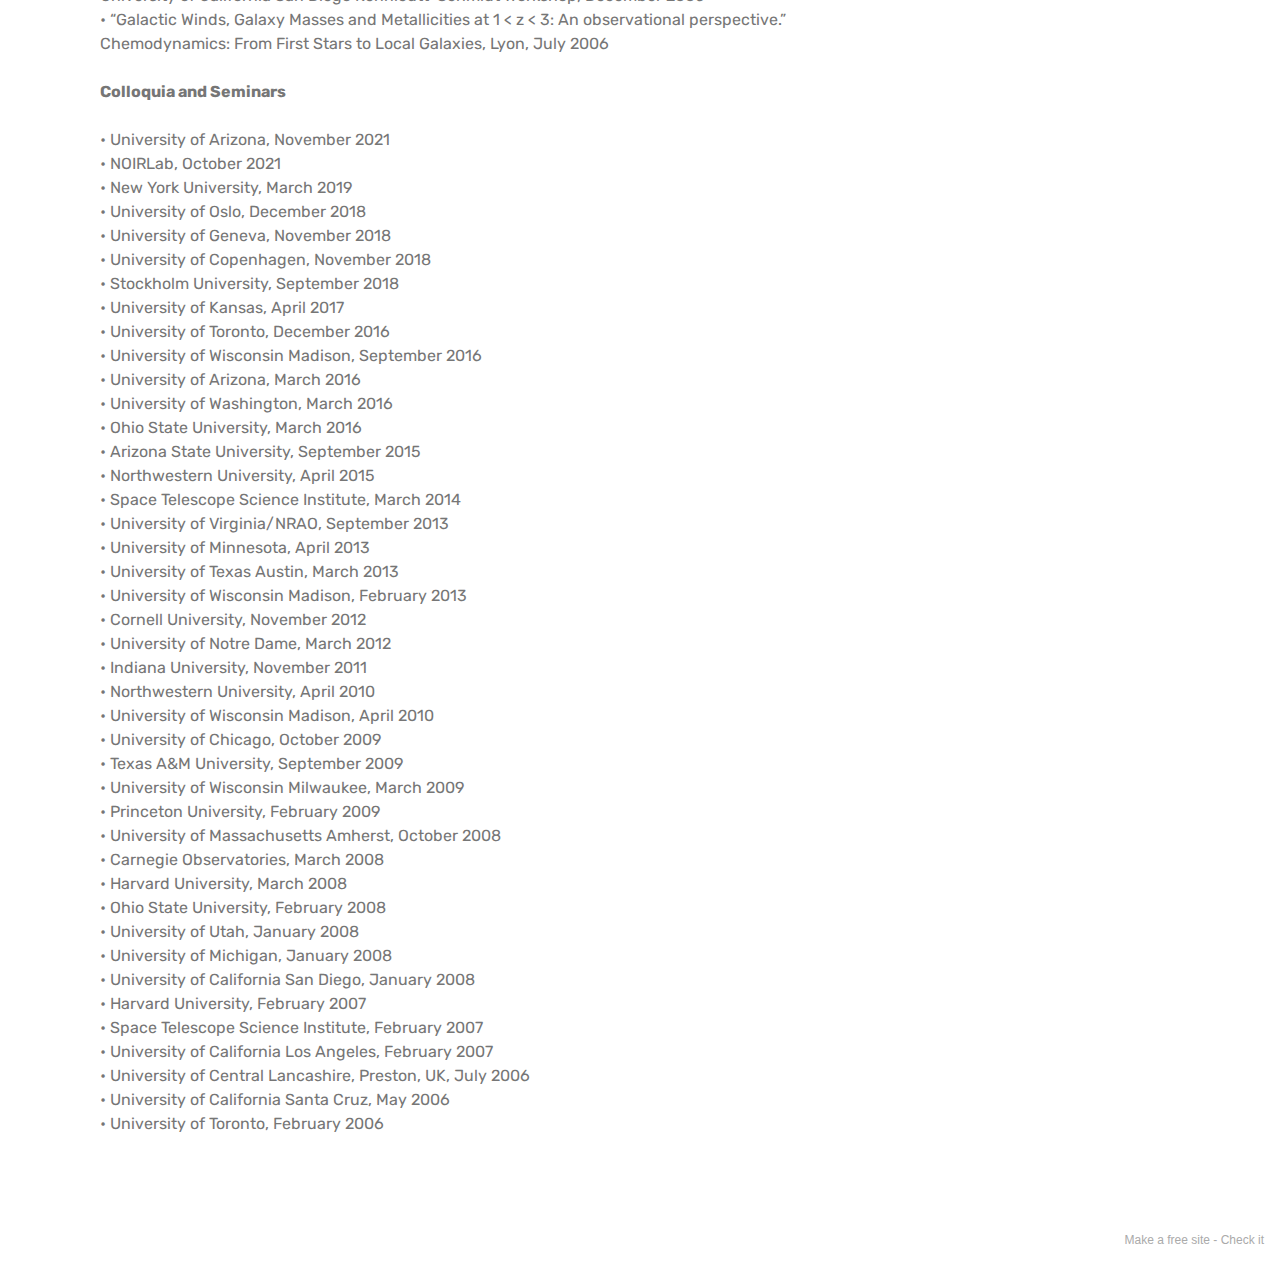
<file: cv.html>
<!DOCTYPE html>
<html  >
<head>
  <!-- Site made with Mobirise Website Builder v5.6.0, https://mobirise.com -->
  <meta charset="UTF-8">
  <meta http-equiv="X-UA-Compatible" content="IE=edge">
  <meta name="generator" content="Mobirise v5.6.0, mobirise.com">
  <meta name="viewport" content="width=device-width, initial-scale=1, minimum-scale=1">
  <link rel="shortcut icon" href="assets/images/icon.ico" type="image/x-icon">
  <meta name="description" content="Dawn Erb - CV
Center for Gravitation, Cosmology & Astrophysics
Department of Physics
University of Wisconsin-Milwaukee">
  
  
  <title>CV</title>
  <link rel="stylesheet" href="assets/web/assets/mobirise-icons/mobirise-icons.css">
  <link rel="stylesheet" href="assets/bootstrap/css/bootstrap.min.css">
  <link rel="stylesheet" href="assets/bootstrap/css/bootstrap-grid.min.css">
  <link rel="stylesheet" href="assets/bootstrap/css/bootstrap-reboot.min.css">
  <link rel="stylesheet" href="assets/tether/tether.min.css">
  <link rel="stylesheet" href="assets/dropdown/css/style.css">
  <link rel="stylesheet" href="assets/theme/css/style.css">
  <link rel="preload" href="https://fonts.googleapis.com/css?family=Rubik:300,400,500,600,700,800,900,300i,400i,500i,600i,700i,800i,900i&display=swap" as="style" onload="this.onload=null;this.rel='stylesheet'">
  <noscript><link rel="stylesheet" href="https://fonts.googleapis.com/css?family=Rubik:300,400,500,600,700,800,900,300i,400i,500i,600i,700i,800i,900i&display=swap"></noscript>
  <link rel="preload" as="style" href="assets/mobirise/css/mbr-additional.css"><link rel="stylesheet" href="assets/mobirise/css/mbr-additional.css" type="text/css">
  
  
  
  
</head>
<body>
  
  <section class="menu cid-sXPeH3LwM4" once="menu" id="menu1-2k">

    

    <nav class="navbar navbar-expand beta-menu navbar-dropdown align-items-center navbar-fixed-top navbar-toggleable-sm">
        <button class="navbar-toggler navbar-toggler-right" type="button" data-toggle="collapse" data-target="#navbarSupportedContent" aria-controls="navbarSupportedContent" aria-expanded="false" aria-label="Toggle navigation">
            <div class="hamburger">
                <span></span>
                <span></span>
                <span></span>
                <span></span>
            </div>
        </button>
        <div class="menu-logo">
            <div class="navbar-brand">
                
                
            </div>
        </div>
        <div class="collapse navbar-collapse" id="navbarSupportedContent">
            <ul class="navbar-nav nav-dropdown nav-right navbar-nav-top-padding" data-app-modern-menu="true"><li class="nav-item">
                    <a class="nav-link link text-white text-primary display-4" href="index.html">Home</a>
                </li>
                <li class="nav-item">
                    <a class="nav-link link text-white text-primary display-4" href="research.html">Research</a>
                </li><li class="nav-item"><a class="nav-link link text-white text-primary display-4" href="teaching.html">Teaching</a></li><li class="nav-item"><a class="nav-link link text-white text-primary display-4" href="cv.html">CV</a></li><li class="nav-item"><a class="nav-link link text-white text-primary display-4" href="publications.html">Publications</a></li><li class="nav-item"><a class="nav-link link text-white text-primary display-4" href="photos.html">Photos</a></li></ul>
            
        </div>
    </nav>
</section>

<section class="header9 cid-qThDdO87nC mbr-fullscreen" id="header9-1y">

    

    

    <div class="container">
        <div class="media-container-column mbr-white col-md-8">
            <h1 class="mbr-section-title align-left mbr-bold pb-3 mbr-fonts-style display-2">
                <br>Dawn Erb</h1>
          <h3 class="mbr-section-subtitle align-left mbr-light pb-3 mbr-fonts-style display-4"><span style="font-style: normal;">Professor,</span> <a href="http://uwm.edu/physics/">Department of Physics</a><br><a href="https://uwm.edu/">University of Wisconsin-Milwaukee</a><br><br><a href="https://cgca.uwm.edu/" class="text-primary">Leonard E Parker Center for Gravitation, Cosmology and Astrophysics</a><div><span style="font-style: normal;">Kenwood IRC 4087</span></div><div><font color="#767676" style="font-style: normal;">3135 N Maryland Avenue</font></div><div><font color="#767676"><font color="#767676" style="font-style: normal;">Milwaukee, WI 53211</font></font></div><div><font color="#767676"><font color="#767676"><font color="#767676" style="font-style: normal;">tel 414 229 3654</font></font></font></div><div><font color="#767676"><font color="#767676"><font color="#767676"><font color="#767676" style="font-style: normal;">fax 414 229 5589</font></font></font></font></div><div><font color="#767676"><em><font color="#767676"><i><font color="#767676"><i><font color="#767676"><i><font color="#767676"><i><a href="mailto:erbd@uwm.edu">erbd@uwm.edu</a></i></font></i></font></i></font></i></font></em></font><br></div></h3>
          <br>
            <p class="mbr-text align-left pb-3 mbr-fonts-style display-7"><a href="http://www.gravity.phys.uwm.edu/~dawn/cv.pdf">Download PDF</a><br><br><strong>Research Interests </strong><br><br>• Galaxy formation and evolution<br>• Chemical evolution, kinematics and stellar populations of galaxies at high redshift<br>• Low mass galaxies at all redshifts<br>• Feedback processes in starburst galaxies<br>• Gas ejection and accretion in high redshift galaxies<br>• Evolution of the intergalactic medium at high redshift<br><br><strong>Employment</strong><br><br>• Professor, University of Wisconsin Milwaukee Department of Physics, 2021 -<br>• Associate Professor, University of Wisconsin Milwaukee Department of Physics, 2014 – 2021<br>• Visting Associate Professor, University of Wisconsin Madison Department of Astronomy, 2014 -<br>• Assistant Professor, University of Wisconsin Milwaukee Department of Physics, 2010 – 2014<br>• Visiting Assistant Professor, University of Wisconsin Madison Department of Astronomy, 2010 – 2014<br>• Associate Editor, Publications of the Astronomical Society of Australia, 2013 - 2015<br>• Spitzer Postdoctoral Fellow, University of California at Santa Barbara, 2008 – 2010<br>• CfA Postdoctoral Fellow, Harvard-Smithsonian Center for Astrophysics, 2005 – 2008<br><br><strong>Grants and Proposals<br></strong><br>• National Science Foundation Astronomy and Astrophysics Grant, 2019-2022 ($381K)<br>• National Science Foundation Early Career Award, 2013-2020 ($780K)<br>
              • Hubble Space Telescope (Cycles 29, 28, 27, 26, 25, 24, 23, 21, 20, 19, 18, 17, 15; total funds $340K)<br>
            • NASA Keck PI Data Awards (2013-2022, total funds $110K)<br>• University of Wisconsin Milwaukee Research Grant Initiative, 2019 ($73K)<br>• Herschel Telescope (OT2, $10K)<br>• University of Wisconsin Milwaukee Research Grant Initiative, 2010 ($307K)<br>• Spitzer Space Telescope (DDT, GO7, GO3)<br>• Observing proposals: Keck Observatory, Subaru Observatory, Very Large Telescope, Magellan Observatory, Palomar Observatory (2005- )<br><br><strong>Awards and Honors</strong><br><br>• Research Mentor of the Year, UWM Office of Undergraduate Research, 2020<br>•&nbsp;Wenner-Gren Foundation Visiting Researcher Award, Stockholm University, 2018<br>• Kavli Fellow, National Academy of Sciences Kavli Frontiers of Science, 2018<br>• UWM Research Award, 2017<br>• Spitzer Fellowship, 2008 <br>• Center for Astrophysics Fellowship, 2005 <br>• Holloway Fellowship, Caltech, 2001 <br>• Baer Prize in Astronomy, University of Washington, 2000 <br>• Higgs-Osborn Prize in Experimental Physics, University of Washington, 2000<br><br><strong>Outreach</strong><br><br>• Advisor, UWM Astronomy Club, 2010 –<br>• Maker Faire Milwaukee, 2016, 2017, 2019<br>• Public lectures: Osher Lifetime Learning Institute, June 2019; Wehr Astronomical Society, October 2014, May 2016, April 2017; NCRAL 2014: Gazing at the Stars, April 2014; Yerkes Observatory, 2012; Milwaukee Astronomical Society presentation, 2012<br>• UWM Science Bag, February 2016: “95% Invisible: Dark Matter, Dark Energy and the Quest to Understand the Universe"<br>• Presentations at Milwaukee public schools, 2012, 2013<br><br><strong>Service</strong><br><br>• Gemini Board of Directors, 2017 - 2019<br>• Space Telescope Users Committee, 2016 - 2019<br>• NOAO telescope allocation committee, 2012 - 2015<br>• Spitzer Space Telescope review panel, 2010, 2011 (panel chair), 2014 (panel chair), 2018 <br>• NASA Postdoctoral Program review, 2011, 2012, 2014, 2015<br>• NSF review panel, 2007, 2008, 2010, 2013, 2020<br>• Hubble Space Telescope review panel, 2006, 2010, 2013, 2016, 2019 (chair)<br>• NRAO proposal review, 2007 – 2008<br>• Peer reviewer, 2004 – present: <em>Nature, Science, The Astrophysical Journal, The Astrophysical Journal Letters, The Astronomical Journal, Monthly Notices of the Royal Astronomical Society, Astronomy &amp; Astrophysics, Publications of the Astronomical Society of the Pacific</em><br><br><strong>Invited Conference Presentations</strong><br><br>• "Mapping the circumgalactic medium with Lyα emission." GMT Community Science Meeting, Carlsbad, CA, September 2019<br>• "Small galaxies, big halos: Lyα emission in the CGM of low-mass galaxies at z~2." Small Galaxies, Cosmic Questions, Durham, UK, July 2019<br>• "Lyα Emission and the Circumgalactic Medium in Low Mass Galaxies." What matter(s) between galaxies, Spineto, Italy, June 2019<br>• "Lyα Emission and the Circumgalactic Medium in Low Mass Galaxies." Escape of Lyman radiation from galactic labyrinths, Kolymbari, Crete, Greece, September 2018<br>• "Lyα Emission in Low Metallicity Galaxies at z~2." Tokyo Spring Sakura Cosmic Ly𝛂 Workshop, University of Tokyo, March 2018<br>• “Observing Outflows at High Redshifts.” Characterizing Galaxies with Spectroscopy with a view for JWST, Lorentz Center, Leiden, Netherlands, October 2017<br>• “Star Formation and Feedback in Low Metallicity Galaxies at z~2.” Keynote presentation, MidAmerican Regional Astrophysics Conference, April 2017<br>• "The Rest-Frame UV Spectra of Low Mass Galaxies at z~2.” 32nd Institut d'Astrophysique de Paris Colloquium, Cosmic dawn of galaxy formation: linking observations and theory with new-generation spectral models. Paris, June 2016<br>• "Lyα Profiles and Lyman Continuum Emission in Star-Forming Galaxies.” Escape of Lyman radiation from galactic labyrinths, Kolymbari, Crete, Greece, April 2016<br>• "The physical conditions in young, low metallicity galaxies at high redshift.” Understanding Nebular Emission in High Redshift Galaxies, Pasadena, CA, July 2015<br>• “Galactic Outflows and Galactic Structure at z~2.” Good Sense and Dominant Ideology in Galaxy Formation and Evolution, Ascona, Swizterland, July 2014<br>• "Gas Flows and Galaxy Formation." Plenary talk, 221st Meeting of the American Astronomical Society, Long Beach, CA, January 2013<br>• "Rising Star Formation Histories and the Evolution of the Mass-Metallicity Relation." Galaxies: Insight Out, Leiden, July 2012<br>• "Rising Star Formation Histories and the Evolution of the Mass-Metallicity Relation." Metals in Tuscany, Spineto, Italy, June 2012<br>• “Chemical Abundances in Star-Forming Galaxies at High Redshift.” International Astronomical Union Symposium 265, Rio de Janeiro, August 2009<br>• “Star Formation and Chemical Enrichment in the Youngest Galaxies.” SFR@50, Spineto, Italy, July 2009<br>• “The Mass-Dependent Spectral Properties of High Redshift Galaxies.” Napa Valley Galaxy Evolution Workshop, Napa, CA, February 2009<br>• “Galaxy Metallicity in the Redshift Desert.” Harvesting the Desert: The Universe Between Redshifts 1 and 3, Marseille, July 2009<br>• “Observing Distant Galaxies with the GMT.” Science with the Giant Magellan Telescope, Australian National University, Canberra, Australia, March 2008<br>• “Gas Masses and Gas Fractions: Applications of the Kennicutt-Schmidt Law at High Redshift.” University of California San Diego Kennicutt-Schmidt Workshop, December 2006<br>• “Galactic Winds, Galaxy Masses and Metallicities at 1 &lt; z &lt; 3: An observational perspective.” Chemodynamics: From First Stars to Local Galaxies, Lyon, July 2006<br><br><strong>Colloquia and Seminars<br></strong><br>
          • University of Arizona, November 2021<br>• NOIRLab, October 2021<br>• New York University, March 2019<br>• University of Oslo, December 2018<br>• University of Geneva, November 2018<br>• University of Copenhagen, November 2018<br>• Stockholm University, September 2018<br>• University of Kansas, April 2017<br>• University of Toronto, December 2016<br>• University of Wisconsin Madison, September 2016<br>• University of Arizona, March 2016<br>• University of Washington, March 2016<br>• Ohio State University, March 2016<br>• Arizona State University, September 2015<br>• Northwestern University, April 2015<br>• Space Telescope Science Institute, March 2014<br>• University of Virginia/NRAO, September 2013<br>• University of Minnesota, April 2013 <br>• University of Texas Austin, March 2013 <br>• University of Wisconsin Madison, February 2013<br>• Cornell University, November 2012<br>• University of Notre Dame, March 2012<br>• Indiana University, November 2011<br>• Northwestern University, April 2010<br>• University of Wisconsin Madison, April 2010<br>• University of Chicago, October 2009<br>• Texas A&amp;M University, September 2009<br>• University of Wisconsin Milwaukee, March 2009<br>• Princeton University, February 2009<br>• University of Massachusetts Amherst, October 2008<br>• Carnegie Observatories, March 2008<br>• Harvard University, March 2008<br>• Ohio State University, February 2008<br>• University of Utah, January 2008<br>• University of Michigan, January 2008<br>• University of California San Diego, January 2008<br>• Harvard University, February 2007<br>• Space Telescope Science Institute, February 2007<br>• University of California Los Angeles, February 2007<br>• University of Central Lancashire, Preston, UK, July 2006<br>• University of California Santa Cruz, May 2006<br>• University of Toronto, February 2006<br></p>
            
        </div>
    </div>

    
</section><section style="background-color: #fff; font-family: -apple-system, BlinkMacSystemFont, 'Segoe UI', 'Roboto', 'Helvetica Neue', Arial, sans-serif; color:#aaa; font-size:12px; padding: 0; align-items: center; display: flex;"><a href="https://mobirise.site/d" style="flex: 1 1; height: 3rem; padding-left: 1rem;"></a><p style="flex: 0 0 auto; margin:0; padding-right:1rem;">Make a free site - <a href="https://mobirise.site/w" style="color:#aaa;">Check it</a></p></section><script src="assets/popper/popper.min.js"></script>  <script src="assets/web/assets/jquery/jquery.min.js"></script>  <script src="assets/bootstrap/js/bootstrap.min.js"></script>  <script src="assets/tether/tether.min.js"></script>  <script src="assets/smoothscroll/smooth-scroll.js"></script>  <script src="assets/dropdown/js/nav-dropdown.js"></script>  <script src="assets/dropdown/js/navbar-dropdown.js"></script>  <script src="assets/touchswipe/jquery.touch-swipe.min.js"></script>  <script src="assets/theme/js/script.js"></script>  
  
  
</body>
</html>
</file>
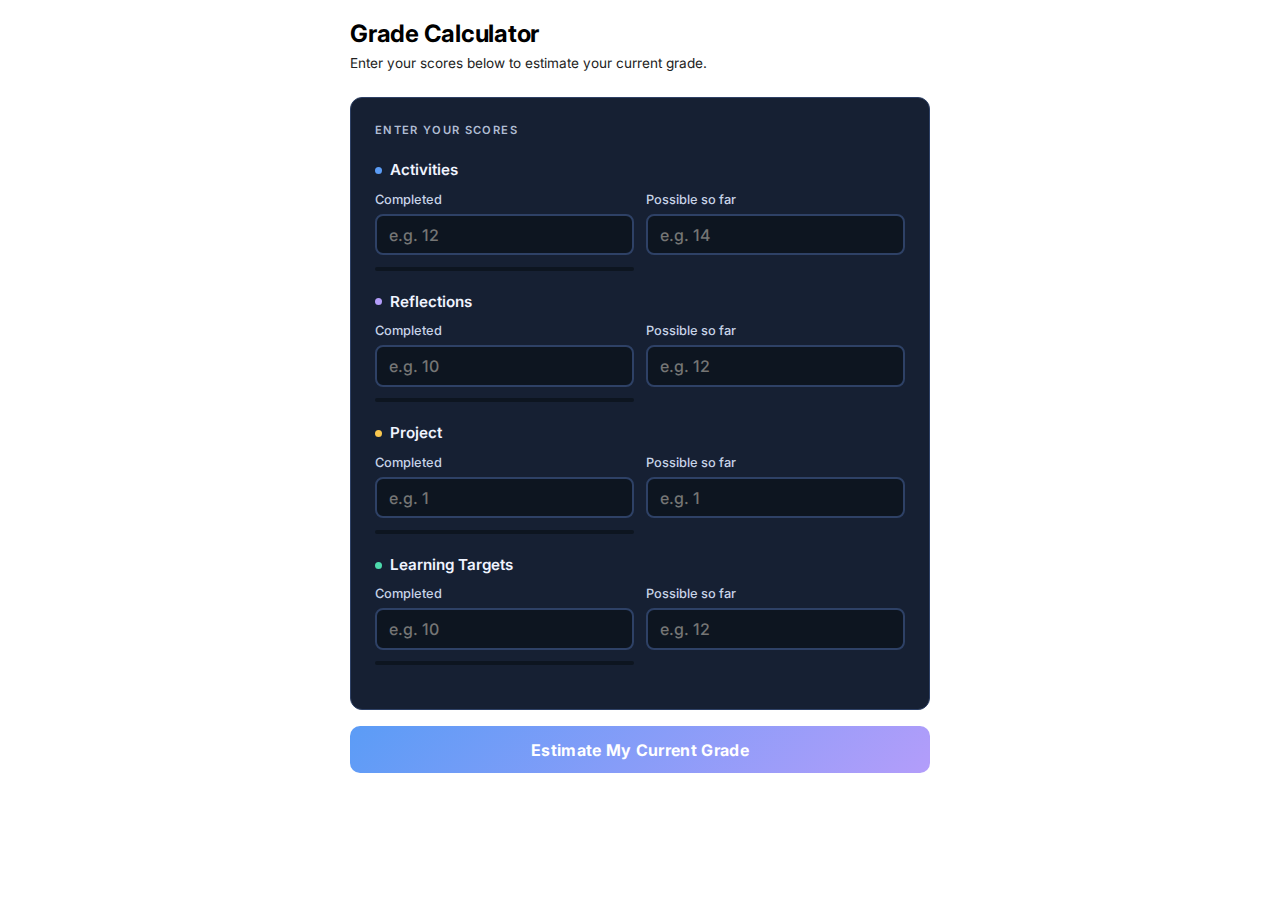
<file: grade_calculator.html>
<!DOCTYPE html>
<html lang="en">
<head>
<meta charset="UTF-8">
<meta name="viewport" content="width=device-width, initial-scale=1.0">
<title>Grade Calculator</title>
<link href="https://fonts.googleapis.com/css2?family=Inter:wght@400;500;600;700&display=swap" rel="stylesheet">

<script>
/* =====================================================================
   GRADE SCALE CONFIGURATION — EDIT THIS SECTION EACH SEMESTER
   =====================================================================
   Row 0: maximum possible points for each category (no letter grade).
   Rows 1–11: minimum points required for each letter grade.
   The calculator normalizes all values against row 0.

   Column keys:
     a = Activities
     r = Reflections
     p = Project
     t = Learning Targets
   ===================================================================== */
const GRADE_SCALE = [
  { grade: null,  a: 22, r: 22, p: 3, t: 25 },  // row 0: max possible
  { grade: 'A',   a: 19, r: 19, p: 3, t: 22 },
  { grade: 'A-',  a: 18, r: 18, p: 3, t: 21 },
  { grade: 'B+',  a: 17, r: 17, p: 3, t: 20 },
  { grade: 'B',   a: 16, r: 16, p: 2, t: 19 },
  { grade: 'B-',  a: 15, r: 15, p: 2, t: 18 },
  { grade: 'C+',  a: 14, r: 14, p: 2, t: 17 },
  { grade: 'C',   a: 13, r: 13, p: 2, t: 16 },
  { grade: 'C-',  a: 12, r: 12, p: 2, t: 15 },
  { grade: 'D+',  a: 11, r: 11, p: 1, t: 14 },
  { grade: 'D',   a: 11, r: 11, p: 1, t: 13 },
  { grade: 'D-',  a: 11, r: 11, p: 1, t: 12 },  // row 11: minimum to pass
];
/* ===================================================================== */
</script>

<style>
  :root {
    --bg: #0d1520;
    --surface: #162033;
    --border: #2e4166;
    --accent: #5b9cf6;
    --accent2: #b39dfa;
    --text: #f0f4ff;
    --muted: #b0bdd4;
    --label: #c8d4e8;
    --focus-ring: #5b9cf6;
  }

  *, *::before, *::after { box-sizing: border-box; margin: 0; padding: 0; }

  body {
    background: transparent;
    color: var(--text);
    font-family: 'Inter', system-ui, -apple-system, sans-serif;
    font-size: 1rem;
    line-height: 1.5;
    display: flex;
    align-items: flex-start;
    justify-content: center;
    padding: 0;
  }

  .container {
    width: 100%;
    max-width: 580px;
    padding: 1.25rem 0 2rem;
  }

  /* Header */
  header { margin-bottom: 1.5rem; }

  h1 {
    font-size: 1.5rem;
    font-weight: 700;
    color: #000;
    letter-spacing: -0.01em;
    line-height: 1.2;
  }

  .subtitle {
    color: #222;
    font-size: 0.85rem;
    margin-top: 0.25rem;
  }

  /* Card */
  .card {
    background: var(--surface);
    border: 1px solid var(--border);
    border-radius: 12px;
    padding: 1.5rem;
    margin-bottom: 1rem;
  }

  .card-heading {
    font-size: 0.7rem;
    font-weight: 600;
    letter-spacing: 0.12em;
    text-transform: uppercase;
    color: var(--muted);
    margin-bottom: 1.25rem;
  }

  /* Sections */
  .section { margin-bottom: 1.25rem; }
  .section:last-of-type { margin-bottom: 0; }

  .section-label {
    font-size: 0.95rem;
    font-weight: 600;
    color: var(--text);
    margin-bottom: 0.5rem;
    display: flex;
    align-items: center;
    gap: 0.5rem;
  }

  .section-label::before {
    content: '';
    display: inline-block;
    width: 7px; height: 7px;
    border-radius: 50%;
    background: var(--accent);
    flex-shrink: 0;
  }

  .section-label.r::before { background: var(--accent2); }
  .section-label.p::before { background: #f9c74f; }
  .section-label.t::before { background: #4dd9ac; }

  .field-row {
    display: grid;
    grid-template-columns: 1fr 1fr;
    gap: 0.75rem;
    align-items: start;
  }

  /* Labels & Inputs */
  .field {
    display: flex;
    flex-direction: column;
    gap: 0.3rem;
  }

  label {
    font-size: 0.8rem;
    font-weight: 500;
    color: var(--label);
  }

  input[type="number"] {
    background: var(--bg);
    border: 2px solid var(--border);
    border-radius: 8px;
    color: var(--text);
    font-family: inherit;
    font-size: 1rem;
    font-weight: 500;
    padding: 0.55rem 0.75rem;
    width: 100%;
    transition: border-color 0.15s, box-shadow 0.15s;
    -moz-appearance: textfield;
  }

  input[type="number"]::-webkit-outer-spin-button,
  input[type="number"]::-webkit-inner-spin-button { -webkit-appearance: none; }

  input[type="number"]:focus {
    outline: 3px solid var(--focus-ring);
    outline-offset: 1px;
    border-color: var(--focus-ring);
  }

  .progress-wrap {
    height: 4px;
    background: var(--bg);
    border-radius: 4px;
    margin-top: 0.4rem;
    overflow: hidden;
  }

  .progress-bar {
    height: 100%;
    background: linear-gradient(90deg, var(--accent), var(--accent2));
    border-radius: 4px;
    width: 0%;
    transition: width 0.35s ease;
  }

  /* Error */
  .error-msg {
    display: none;
    background: rgba(248,81,73,0.12);
    border: 1px solid rgba(248,81,73,0.5);
    border-radius: 8px;
    color: #ffaaaa;
    font-size: 0.85rem;
    padding: 0.65rem 0.9rem;
    margin-top: 1rem;
  }

  /* Button */
  .btn {
    display: block;
    width: 100%;
    padding: 0.85rem 1rem;
    background: linear-gradient(135deg, var(--accent), var(--accent2));
    border: none;
    border-radius: 10px;
    color: #fff;
    font-family: inherit;
    font-size: 1rem;
    font-weight: 700;
    letter-spacing: 0.02em;
    cursor: pointer;
    transition: opacity 0.15s, transform 0.12s;
    margin-bottom: 1rem;
  }

  .btn:hover { opacity: 0.9; transform: translateY(-1px); }
  .btn:active { transform: translateY(0); }
  .btn:focus {
    outline: 3px solid var(--focus-ring);
    outline-offset: 2px;
  }

  /* Result card */
  #result { display: none; text-align: center; }

  .grade-pair {
    display: flex;
    align-items: center;
    justify-content: center;
    gap: 1.5rem;
  }

  .grade-col {
    flex: 1;
  }

  .grade-divider {
    width: 1px;
    height: 5rem;
    background: var(--border);
    flex-shrink: 0;
  }

  .grade-display {
    font-size: 4.5rem;
    font-weight: 800;
    line-height: 1;
    letter-spacing: -0.02em;
    animation: pop 0.35s cubic-bezier(0.34, 1.56, 0.64, 1);
  }

  @keyframes pop {
    from { transform: scale(0.5); opacity: 0; }
    to   { transform: scale(1);   opacity: 1; }
  }

  .grade-label {
    font-size: 0.75rem;
    font-weight: 600;
    letter-spacing: 0.12em;
    text-transform: uppercase;
    color: var(--muted);
    margin-top: 0.4rem;
  }

  .breakdown {
    display: grid;
    grid-template-columns: repeat(2, 1fr);
    gap: 0.6rem;
    margin-top: 1.25rem;
    text-align: left;
  }

  .breakdown-item {
    background: var(--bg);
    border: 1px solid var(--border);
    border-radius: 8px;
    padding: 0.65rem 0.75rem;
  }

  .breakdown-name {
    font-size: 0.7rem;
    font-weight: 600;
    letter-spacing: 0.08em;
    text-transform: uppercase;
    color: var(--muted);
  }

  .breakdown-value {
    font-size: 1.1rem;
    font-weight: 700;
    color: var(--text);
    margin-top: 0.15rem;
  }

  .breakdown-pct {
    font-size: 0.78rem;
    color: var(--accent);
    font-weight: 500;
  }
</style>
</head>
<body>
<div class="container">

  <header>
    <h1>Grade Calculator</h1>
    <p class="subtitle">Enter your scores below to estimate your current grade.</p>
  </header>

  <div class="card">
    <p class="card-heading">Enter your scores</p>

    <!-- Activities -->
    <div class="section">
      <div class="section-label a">Activities</div>
      <div class="field-row">
        <div class="field">
          <label for="a_completed">Completed</label>
          <input type="number" id="a_completed" min="0" placeholder="e.g. 12"
                 aria-label="Activities completed" oninput="updateBar('a')">
          <div class="progress-wrap"><div class="progress-bar" id="bar_a"></div></div>
        </div>
        <div class="field">
          <label for="a_possible">Possible so far</label>
          <input type="number" id="a_possible" min="1" placeholder="e.g. 14"
                 aria-label="Activities possible so far" oninput="updateBar('a')">
          <div style="height:4px;margin-top:0.4rem"></div>
        </div>
      </div>
    </div>

    <!-- Reflections -->
    <div class="section">
      <div class="section-label r">Reflections</div>
      <div class="field-row">
        <div class="field">
          <label for="r_completed">Completed</label>
          <input type="number" id="r_completed" min="0" placeholder="e.g. 10"
                 aria-label="Reflections completed" oninput="updateBar('r')">
          <div class="progress-wrap"><div class="progress-bar" id="bar_r"></div></div>
        </div>
        <div class="field">
          <label for="r_possible">Possible so far</label>
          <input type="number" id="r_possible" min="1" placeholder="e.g. 12"
                 aria-label="Reflections possible so far" oninput="updateBar('r')">
          <div style="height:4px;margin-top:0.4rem"></div>
        </div>
      </div>
    </div>

    <!-- Project -->
    <div class="section">
      <div class="section-label p">Project</div>
      <div class="field-row">
        <div class="field">
          <label for="p_completed">Completed</label>
          <input type="number" id="p_completed" min="0" placeholder="e.g. 1"
                 aria-label="Project completed" oninput="updateBar('p')">
          <div class="progress-wrap"><div class="progress-bar" id="bar_p"></div></div>
        </div>
        <div class="field">
          <label for="p_possible">Possible so far</label>
          <input type="number" id="p_possible" min="1" placeholder="e.g. 1"
                 aria-label="Project possible so far" oninput="updateBar('p')">
          <div style="height:4px;margin-top:0.4rem"></div>
        </div>
      </div>
    </div>

    <!-- Learning Targets -->
    <div class="section">
      <div class="section-label t">Learning Targets</div>
      <div class="field-row">
        <div class="field">
          <label for="t_completed">Completed</label>
          <input type="number" id="t_completed" min="0" placeholder="e.g. 10"
                 aria-label="Learning targets completed" oninput="updateBar('t')">
          <div class="progress-wrap"><div class="progress-bar" id="bar_t"></div></div>
        </div>
        <div class="field">
          <label for="t_possible">Possible so far</label>
          <input type="number" id="t_possible" min="1" placeholder="e.g. 12"
                 aria-label="Learning targets possible so far" oninput="updateBar('t')">
          <div style="height:4px;margin-top:0.4rem"></div>
        </div>
      </div>
    </div>

    <div class="error-msg" id="error" role="alert" aria-live="polite"></div>
  </div>

  <button class="btn" onclick="calculate()" aria-label="Estimate my current grade">
    Estimate My Current Grade
  </button>

  <div class="card" id="result" aria-live="polite" aria-label="Grade result">
    <p class="card-heading">Estimated grades</p>
    <div class="grade-pair">
      <div class="grade-col">
        <div class="grade-display" id="grade-out" aria-label="Current grade"></div>
        <p class="grade-label">Current Grade</p>
      </div>
      <div class="grade-divider"></div>
      <div class="grade-col">
        <div class="grade-display" id="grade-max" aria-label="Maximum possible grade"></div>
        <p class="grade-label">Max Possible</p>
      </div>
    </div>
    <div class="breakdown" id="breakdown"></div>
  </div>

</div>

<script>
  // Normalize grade scale against row 0 (max possible)
  const maxA = GRADE_SCALE[0].a, maxR = GRADE_SCALE[0].r,
        maxP = GRADE_SCALE[0].p, maxT = GRADE_SCALE[0].t;

  const normalized = GRADE_SCALE.map(row => ({
    grade: row.grade,
    a: row.a / maxA,
    r: row.r / maxR,
    p: row.p / maxP,
    t: row.t / maxT,
  }));

  function updateBar(key) {
    const c = parseFloat(document.getElementById(key + '_completed').value) || 0;
    const p = parseFloat(document.getElementById(key + '_possible').value)  || 1;
    const pct = Math.min(100, Math.max(0, (c / p) * 100));
    document.getElementById('bar_' + key).style.width = pct + '%';
  }

  function getVal(id) { return parseFloat(document.getElementById(id).value); }

  function gradeFromAbsolute(ac, rc, pc, tc) {
    // Use absolute counts against the raw grade scale (not normalized)
    const rows = GRADE_SCALE.slice(1); // skip row 0 (max possible)
    const lastRow = rows[rows.length - 1]; // D- boundary

    if (ac < lastRow.a || rc < lastRow.r || pc < lastRow.p || tc < lastRow.t) {
      return 'F';
    }
    const aIdx = rows.findIndex(r => ac >= r.a);
    const rIdx = rows.findIndex(r => rc >= r.r);
    const pIdx = rows.findIndex(r => pc >= r.p);
    const tIdx = rows.findIndex(r => tc >= r.t);
    const worstIdx = Math.max(aIdx, rIdx, pIdx, tIdx);
    return rows[worstIdx].grade;
  }

  function calculate() {
    const err = document.getElementById('error');
    err.style.display = 'none';

    const ac = getVal('a_completed'), ap = getVal('a_possible');
    const rc = getVal('r_completed'), rp = getVal('r_possible');
    const pc = getVal('p_completed'), pp = getVal('p_possible');
    const tc = getVal('t_completed'), tp = getVal('t_possible');

    if ([ac, ap, rc, rp, pc, pp, tc, tp].some(v => isNaN(v) || v < 0)) {
      err.textContent = '⚠ Please fill in all fields with non-negative numbers.';
      err.style.display = 'block';
      return;
    }
    if ([ap, rp, pp, tp].some(v => v <= 0)) {
      err.textContent = '⚠ "Possible so far" values must be greater than zero.';
      err.style.display = 'block';
      return;
    }

    // Current grade: based on fraction completed so far
    const aFrac = ac / ap, rFrac = rc / rp,
          pFrac = pc / pp, tFrac = tc / tp;

    const lastRow = normalized[normalized.length - 1];
    let grade;
    if (aFrac < lastRow.a || rFrac < lastRow.r || pFrac < lastRow.p || tFrac < lastRow.t) {
      grade = 'F';
    } else {
      const rows = normalized.slice(1);
      const aIdx = rows.findIndex(r => aFrac >= r.a);
      const rIdx = rows.findIndex(r => rFrac >= r.r);
      const pIdx = rows.findIndex(r => pFrac >= r.p);
      const tIdx = rows.findIndex(r => tFrac >= r.t);
      grade = rows[Math.max(aIdx, rIdx, pIdx, tIdx)].grade;
    }

    // Max possible grade: assume student completes all remaining assignments
    const maxA = GRADE_SCALE[0].a, maxR = GRADE_SCALE[0].r,
          maxP = GRADE_SCALE[0].p, maxT = GRADE_SCALE[0].t;
    const aMax = ac + (maxA - ap);
    const rMax = rc + (maxR - rp);
    const pMax = pc + (maxP - pp);
    const tMax = maxT; // learning targets: always assume all can still be completed
    const maxGrade = gradeFromAbsolute(aMax, rMax, pMax, tMax);

    // Show result
    const resultEl = document.getElementById('result');
    resultEl.style.display = 'block';
    resultEl.scrollIntoView({ behavior: 'smooth', block: 'nearest' });

    // High-contrast grade colors (WCAG AA on dark bg)
    const gradeColors = {
      'A': '#4ade80', 'A-': '#4ade80',
      'B+': '#60a5fa', 'B': '#60a5fa', 'B-': '#60a5fa',
      'C+': '#c084fc', 'C': '#c084fc', 'C-': '#c084fc',
      'D+': '#fb923c', 'D': '#fb923c', 'D-': '#fb923c',
      'F':  '#f87171'
    };

    function setGrade(elId, g) {
      const el = document.getElementById(elId);
      el.textContent = g;
      el.style.animation = 'none';
      void el.offsetHeight;
      el.style.animation = '';
      el.style.background = 'none';
      const color = gradeColors[g] || '#f0f4ff';
      el.style.webkitTextFillColor = color;
      el.style.color = color;
    }

    setGrade('grade-out', grade);
    setGrade('grade-max', maxGrade);

    const aFracMax = aMax / maxA, rFracMax = rMax / maxR,
          pFracMax = pMax / maxP, tFracMax = tMax / maxT;

    document.getElementById('breakdown').innerHTML = `
      <div class="breakdown-item">
        <div class="breakdown-name">Activities</div>
        <div class="breakdown-value">${ac} / ${ap}</div>
        <div class="breakdown-pct">${(aFrac * 100).toFixed(1)}% now · ${aMax} / ${maxA} possible</div>
      </div>
      <div class="breakdown-item">
        <div class="breakdown-name">Reflections</div>
        <div class="breakdown-value">${rc} / ${rp}</div>
        <div class="breakdown-pct">${(rFrac * 100).toFixed(1)}% now · ${rMax} / ${maxR} possible</div>
      </div>
      <div class="breakdown-item">
        <div class="breakdown-name">Project</div>
        <div class="breakdown-value">${pc} / ${pp}</div>
        <div class="breakdown-pct">${(pFrac * 100).toFixed(1)}% now · ${pMax} / ${maxP} possible</div>
      </div>
      <div class="breakdown-item">
        <div class="breakdown-name">Learning Targets</div>
        <div class="breakdown-value">${tc} / ${tp}</div>
        <div class="breakdown-pct">${(tFrac * 100).toFixed(1)}% now · ${tc} / ${maxT} so far</div>
      </div>
    `;
  }
</script>
</body>
</html>
</file>
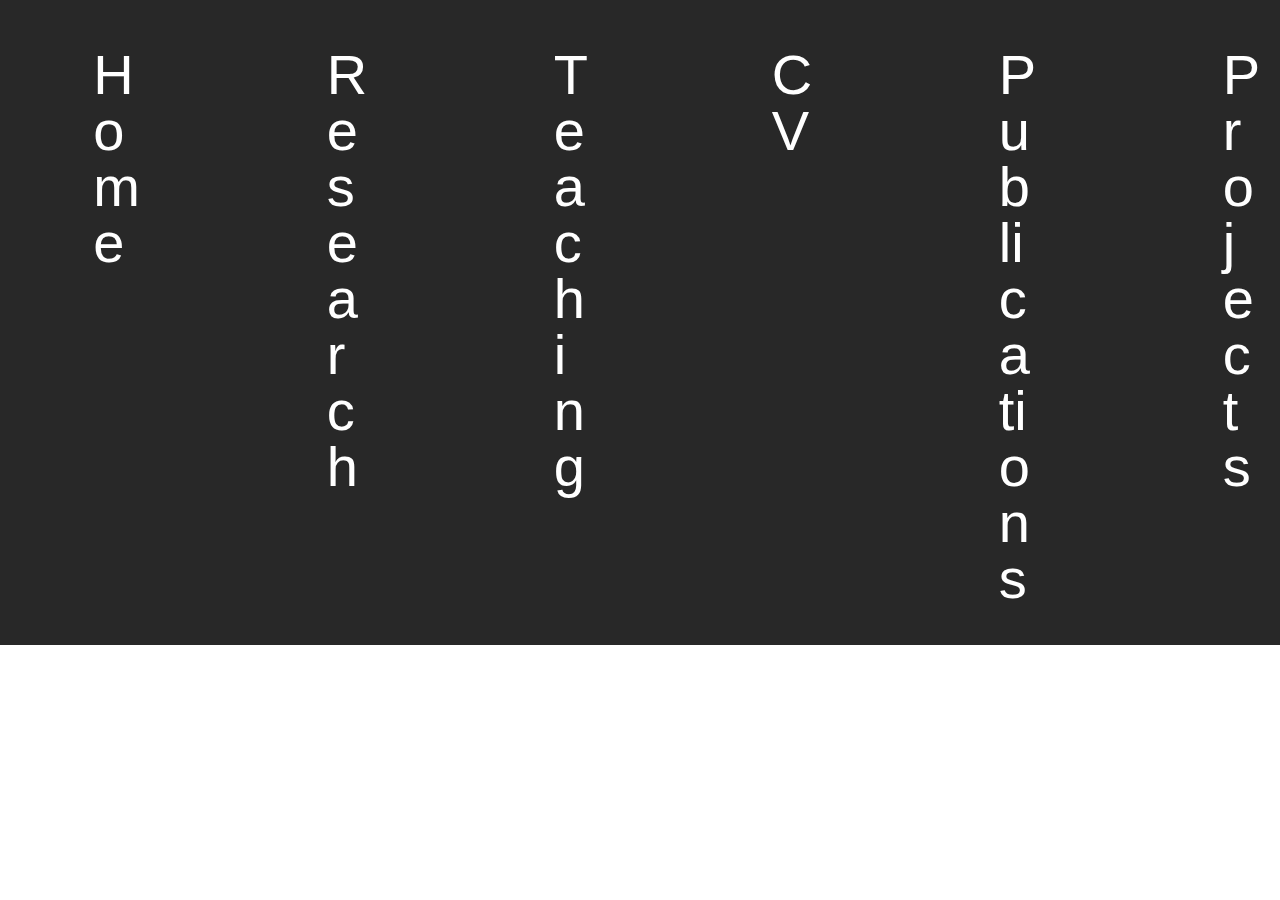
<file: projects.html>
<!DOCTYPE html>
<html >
<head>
  <!-- Global site tag (gtag.js) - Google Analytics -->
  <script async src="https://www.googletagmanager.com/gtag/js?id=UA-120233978-1"></script>
  <script>
    window.dataLayer = window.dataLayer || [];
    function gtag(){dataLayer.push(arguments);}
    gtag('js', new Date());

    gtag('config', 'UA-120233978-1');
  </script>
  <!-- Site made with Mobirise Website Builder v4.7.6, https://mobirise.com -->
  <meta charset="UTF-8">
  <meta http-equiv="X-UA-Compatible" content="IE=edge">
  <meta name="generator" content="Mobirise v4.7.6, mobirise.com">
  <meta name="viewport" content="width=device-width, initial-scale=1, minimum-scale=1">
  <link rel="shortcut icon" href="assets/images/icon.ico" type="image/x-icon">
  <meta name="description" content="Dawn Erb - Projects
Center for Gravitation, Cosmology & Astrophysics
Department of Physics
University of Wisconsin-Milwaukee">
  <title>Projects</title>
  <link rel="stylesheet" href="assets/web/assets/mobirise-icons/mobirise-icons.css">
  <link rel="stylesheet" href="assets/tether/tether.min.css">
  <link rel="stylesheet" href="assets/bootstrap/css/bootstrap.min.css">
  <link rel="stylesheet" href="assets/bootstrap/css/bootstrap-grid.min.css">
  <link rel="stylesheet" href="assets/bootstrap/css/bootstrap-reboot.min.css">
  <link rel="stylesheet" href="assets/soundcloud-plugin/style.css">
  <link rel="stylesheet" href="assets/dropdown/css/style.css">
  <link rel="stylesheet" href="assets/theme/css/style.css">
  <link rel="stylesheet" href="assets/mobirise/css/mbr-additional.css" type="text/css">
  <link rel="stylesheet" href="assets/custom/ratio.css">
  
  
  
</head>
<body>
  <section class="menu cid-qTb5jhKRGp" once="menu" id="menu1-21">

    

    <nav class="navbar navbar-expand beta-menu navbar-dropdown align-items-center navbar-fixed-top navbar-toggleable-sm">
        <button class="navbar-toggler navbar-toggler-right" type="button" data-toggle="collapse" data-target="#navbarSupportedContent" aria-controls="navbarSupportedContent" aria-expanded="false" aria-label="Toggle navigation">
            <div class="hamburger">
                <span></span>
                <span></span>
                <span></span>
                <span></span>
            </div>
        </button>
        <div class="menu-logo">
            <div class="navbar-brand">
                
                
            </div>
        </div>
        <div class="collapse navbar-collapse" id="navbarSupportedContent">
            <ul class="navbar-nav nav-dropdown nav-right navbar-nav-top-padding" data-app-modern-menu="true"><li class="nav-item">
                    <a class="nav-link link text-white display-4" href="index.html">
                        
                        Home</a>
                </li><li class="nav-item"><a class="nav-link link text-white display-4" href="research.html">
                        
                        Research</a></li><li class="nav-item"><a class="nav-link link text-white display-4" href="teaching.html">
                        Teaching</a></li><li class="nav-item"><a class="nav-link link text-white display-4" href="cv.html">
                        CV</a></li><li class="nav-item"><a class="nav-link link text-white display-4" href="publications.html">Publications</a></li><li class="nav-item"><a class="nav-link link text-white display-4" href="projects.html">Projects</a></li><li class="nav-item"><a class="nav-link link text-white display-4" href="photos.html">Photos</a></li></ul>
            
        </div>
    </nav>
</section>

<section class="engine"><a href="https://mobirise.me/p">web templates free download</a></section><section class="features3 cid-qTtxPN9l84" id="features3-2h">

    

    
    <div class="container">
        <div class="media-container-row">
            <div class="card p-3 col-12 col-md-6 col-lg-4">
                <div class="card-wrapper">
                    <div class="card-img">
                        <a href="https://www.shapeways.com/shops/deep-sky-objects"><img src="assets/images/3dprints-small.png" alt="Deep Sky Objects" title=""></a>
                    </div>
                    <div class="card-box">
                        <h4 class="card-title mbr-fonts-style display-7">
                            Deep Sky Objects</h4>
                        <p class="mbr-text mbr-fonts-style display-7">Astronomically inspired objects 3D-printed in metal, some incorporating real data. See more at my <a href="https://www.shapeways.com/shops/deep-sky-objects">Shapeways shop.</a></p>
                    </div>
                    
                </div>
            </div>

            <div class="card p-3 col-12 col-md-6 col-lg-4">
                <div class="card-wrapper">
                    <div class="card-img">
                            <div class="ratio">
        <iframe class="ratio-inner" width="100%" scrolling="no" frameborder="no" allow="autoplay" src="https://w.soundcloud.com/player/?url=https%3A//api.soundcloud.com/tracks/280449329&color=%23ff5500&auto_play=false&hide_related=false&show_comments=true&show_user=true&show_reposts=false&show_teaser=true&visual=true"></iframe>
    </div>
                    </div>
                    <div class="card-box">
                        <h4 class="card-title mbr-fonts-style display-7">
                            Sonification</h4>
                        <p class="mbr-text mbr-fonts-style display-7">
                            Sounds from science using the music coding software <a href="https://sonic-pi.net/">Sonic Pi.</a> Hear examples at my <a href="https://soundcloud.com/cleardawn">Soundcloud page.</a>
                        </p>
                    </div>
                    
                </div>
            </div>

            <div class="card p-3 col-12 col-md-6 col-lg-4">
                <div class="card-wrapper">
                    <div class="card-img">
                        <a href="http://www.gravity.phys.uwm.edu/mke-uo/"><img src="assets/images/mke-strava-webimage-1.png" alt="Milwaukee Urban Observatory" title=""></a>
                    </div>
                    <div class="card-box">
                        <h4 class="card-title mbr-fonts-style display-7">
                            Milwaukee Urban Observatory</h4>
                        <p class="mbr-text mbr-fonts-style display-7">Our <a href="http://www.gravity.phys.uwm.edu/mke-uo/">latest project</a> involves using astronomical imaging and analysis techniques to study the spatial and temporal variation of urban light. In collaboration with <a href="http://www.gravity.phys.uwm.edu/~kaplan/">David Kaplan</a> of the UWM Physics department, members of the UWM <a href="http://uwm.edu/urban-studies/">Center for Urban Studies,</a>&nbsp;and the <a href="https://cds.nyu.edu/projects/cusp-urban-observatory/">Urban Observatory at NYU.</a></p>
                    </div>
                    
                </div>
            </div>

            
        </div>
    </div>
</section>


  <script src="assets/web/assets/jquery/jquery.min.js"></script>
  <script src="assets/popper/popper.min.js"></script>
  <script src="assets/tether/tether.min.js"></script>
  <script src="assets/bootstrap/js/bootstrap.min.js"></script>
  <script src="assets/smoothscroll/smooth-scroll.js"></script>
  <script src="assets/dropdown/js/script.min.js"></script>
  <script src="assets/touchswipe/jquery.touch-swipe.min.js"></script>
  <script src="assets/theme/js/script.js"></script>
  
  
</body>
</html>
</file>
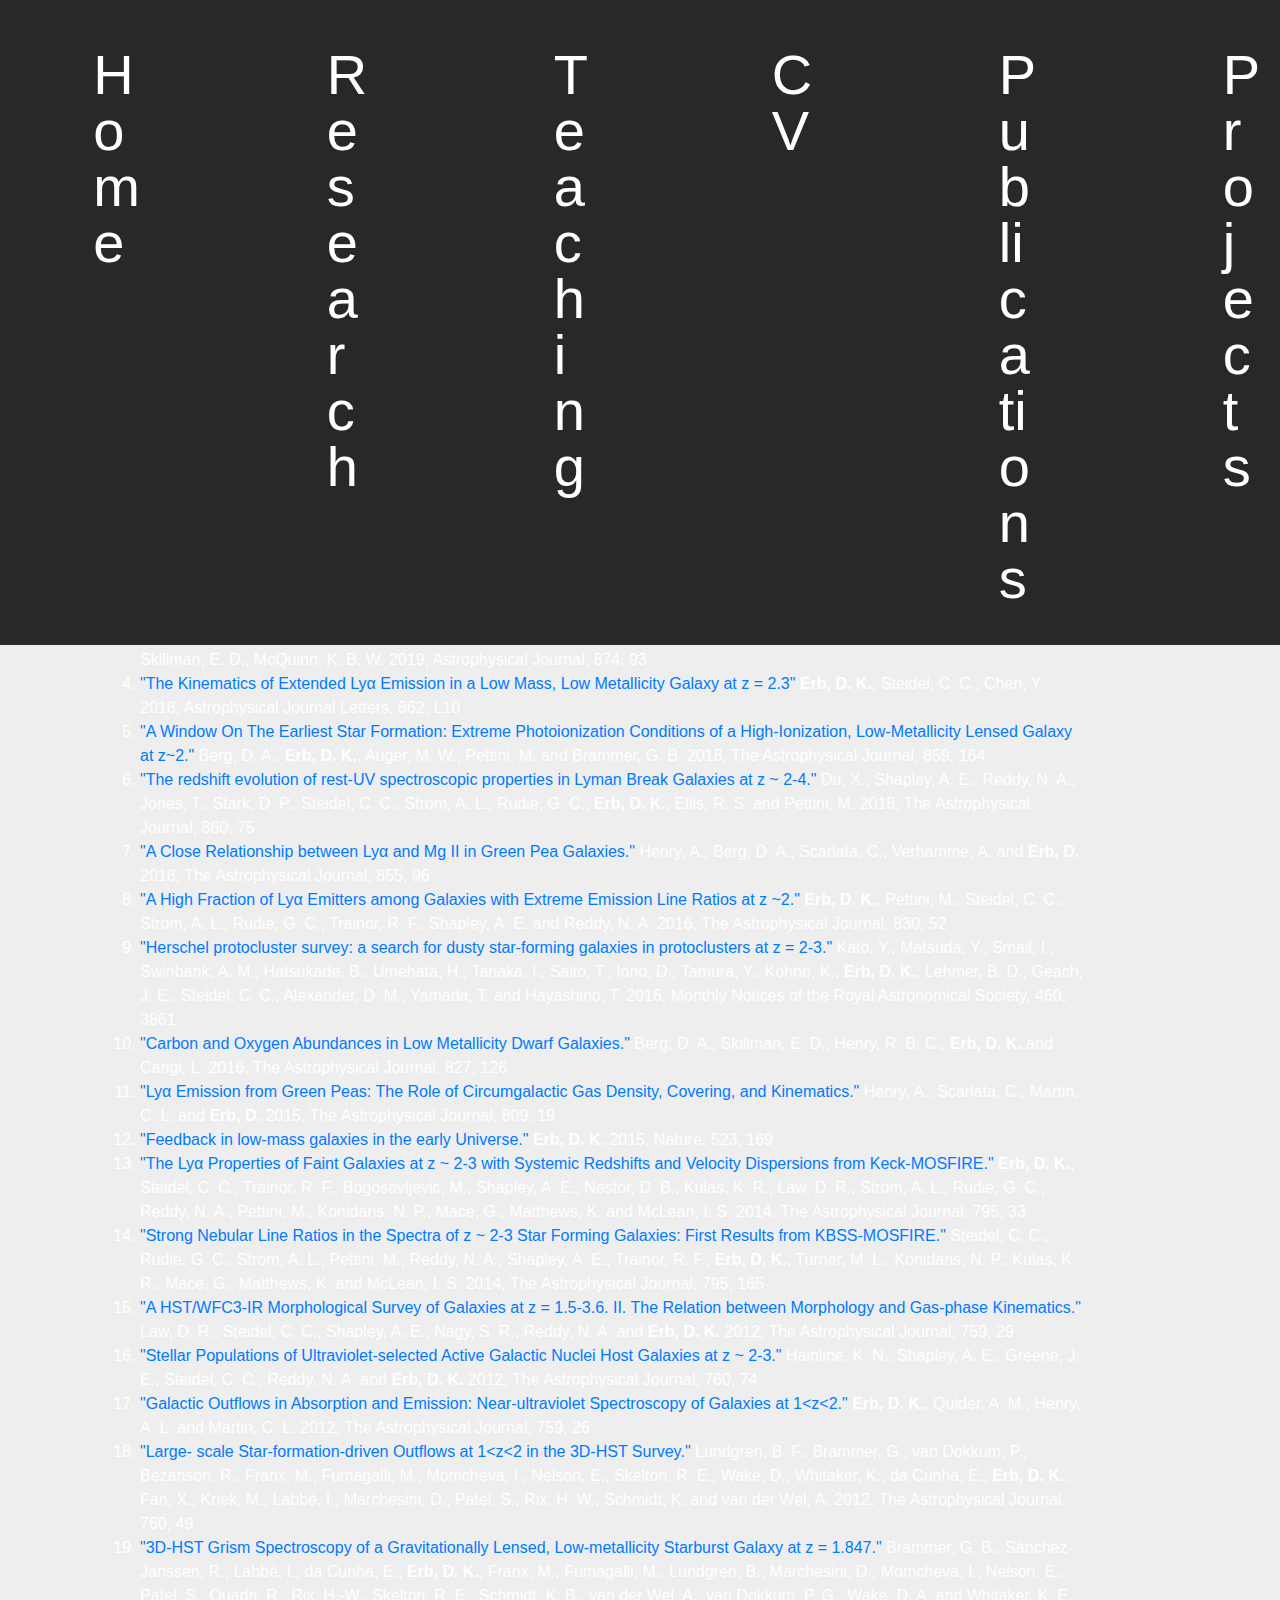
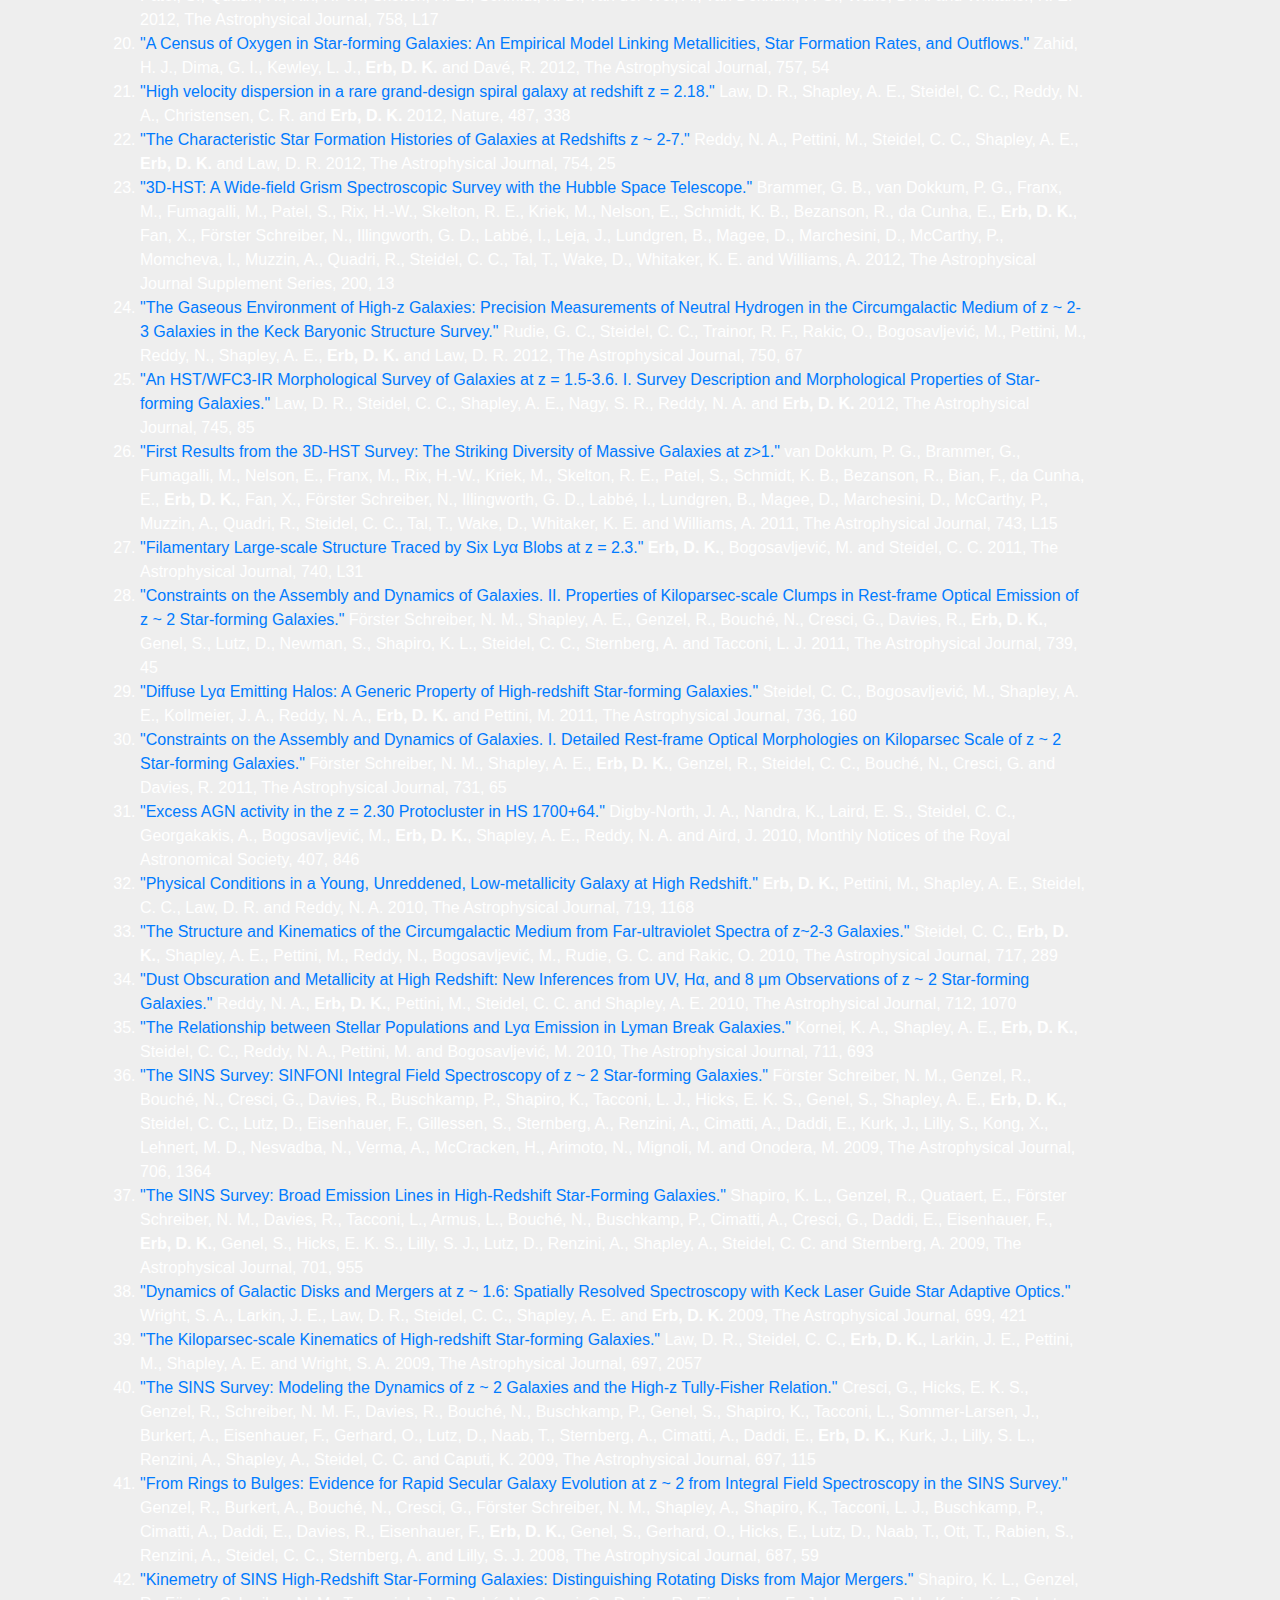
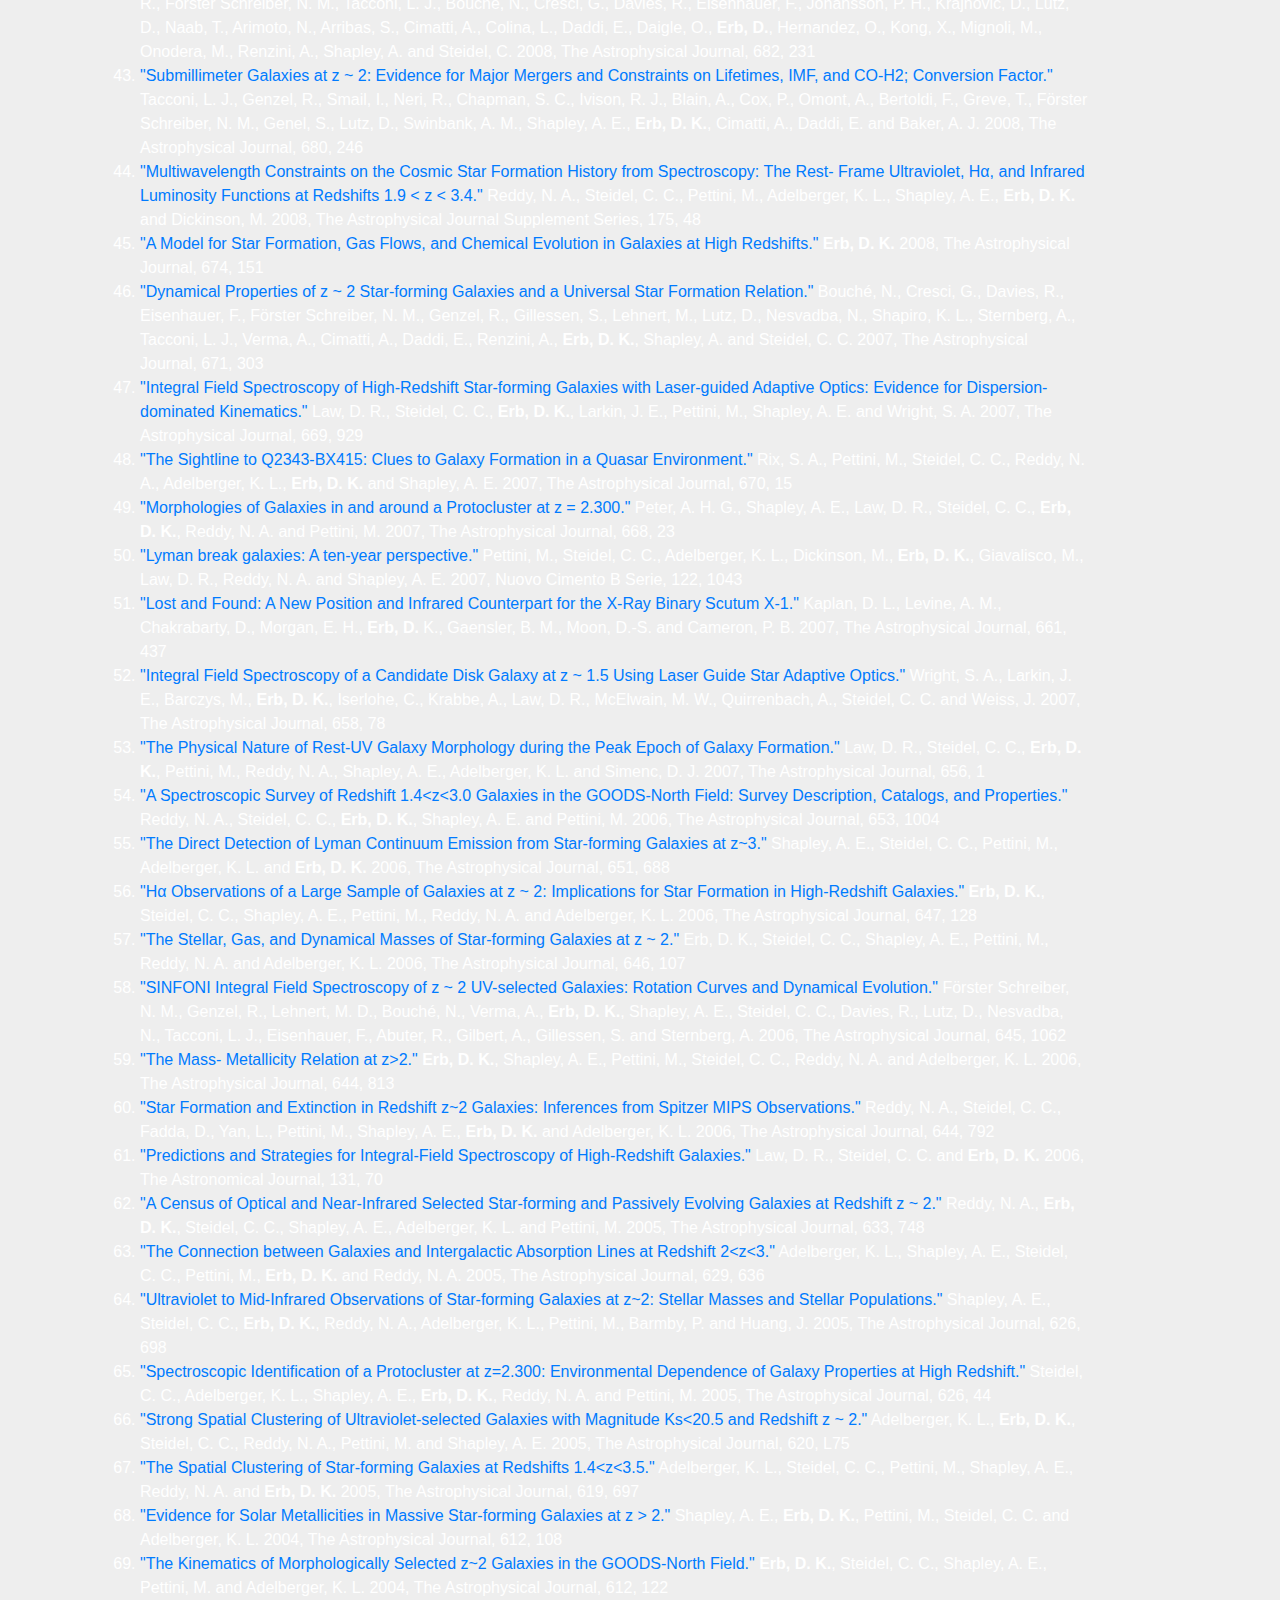
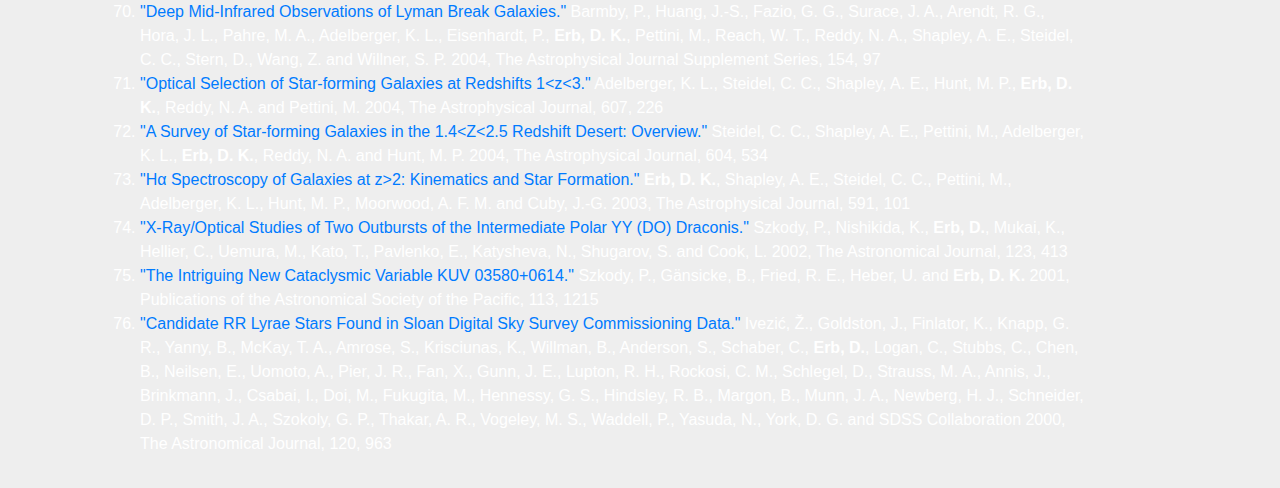
<file: publications.html>
<!DOCTYPE html>
<html >
<head>
  <!-- Global site tag (gtag.js) - Google Analytics -->
  <script async src="https://www.googletagmanager.com/gtag/js?id=UA-120233978-1"></script>
  <script>
    window.dataLayer = window.dataLayer || [];
    function gtag(){dataLayer.push(arguments);}
    gtag('js', new Date());

    gtag('config', 'UA-120233978-1');
  </script>
  <!-- Site made with Mobirise Website Builder v4.7.6, https://mobirise.com -->
  <meta charset="UTF-8">
  <meta http-equiv="X-UA-Compatible" content="IE=edge">
  <meta name="generator" content="Mobirise v4.7.6, mobirise.com">
  <meta name="viewport" content="width=device-width, initial-scale=1, minimum-scale=1">
  <link rel="shortcut icon" href="assets/images/icon.ico" type="image/x-icon">
  <meta name="description" content="Dawn Erb - Publications
Center for Gravitation, Cosmology & Astrophysics
Department of Physics
University of Wisconsin-Milwaukee">
  <title>Publications</title>
  <link rel="stylesheet" href="assets/web/assets/mobirise-icons/mobirise-icons.css">
  <link rel="stylesheet" href="assets/tether/tether.min.css">
  <link rel="stylesheet" href="assets/bootstrap/css/bootstrap.min.css">
  <link rel="stylesheet" href="assets/bootstrap/css/bootstrap-grid.min.css">
  <link rel="stylesheet" href="assets/bootstrap/css/bootstrap-reboot.min.css">
  <link rel="stylesheet" href="assets/soundcloud-plugin/style.css">
  <link rel="stylesheet" href="assets/dropdown/css/style.css">
  <link rel="stylesheet" href="assets/theme/css/style.css">
  <link rel="stylesheet" href="assets/mobirise/css/mbr-additional.css" type="text/css">



</head>
<body>
  <section class="menu cid-qTc9vfbs5d" once="menu" id="menu1-1t">



    <nav class="navbar navbar-expand beta-menu navbar-dropdown align-items-center navbar-fixed-top navbar-toggleable-sm">
        <button class="navbar-toggler navbar-toggler-right" type="button" data-toggle="collapse" data-target="#navbarSupportedContent" aria-controls="navbarSupportedContent" aria-expanded="false" aria-label="Toggle navigation">
            <div class="hamburger">
                <span></span>
                <span></span>
                <span></span>
                <span></span>
            </div>
        </button>
        <div class="menu-logo">
            <div class="navbar-brand">


            </div>
        </div>
        <div class="collapse navbar-collapse" id="navbarSupportedContent">
            <ul class="navbar-nav nav-dropdown nav-right navbar-nav-top-padding" data-app-modern-menu="true"><li class="nav-item">
                    <a class="nav-link link text-white display-4" href="index.html">

                        Home</a>
                </li><li class="nav-item"><a class="nav-link link text-white display-4" href="research.html">

                        Research</a></li><li class="nav-item"><a class="nav-link link text-white display-4" href="teaching.html">
                        Teaching</a></li><li class="nav-item"><a class="nav-link link text-white display-4" href="cv.html">
                        CV</a></li><li class="nav-item"><a class="nav-link link text-white display-4" href="publications.html">Publications</a></li><li class="nav-item"><a class="nav-link link text-white display-4" href="projects.html">Projects</a></li><li class="nav-item"><a class="nav-link link text-white display-4" href="photos.html">Photos</a></li></ul>

        </div>
    </nav>
</section>

<section class="engine"><a href="https://mobirise.me/g">build a website</a></section><section class="header9 cid-qTQU6KZIpa" id="header9-2i">





    <div class="container">
        <div class="media-container-column mbr-white col-md-11">
            <h1 class="mbr-section-title align-left mbr-bold pb-3 mbr-fonts-style display-2">
                Dawn Erb</h1>
            <h3 class="mbr-section-subtitle align-left mbr-light pb-3 mbr-fonts-style display-4"><span style="font-style: normal;">Associate Professor,</span> <a href="http://uwm.edu/physics/">Department of Physics</a><div><a href="https://uwm.edu/">University of Wisconsin-Milwaukee</a></div><div><br></div><div><a href="https://ui.adsabs.harvard.edu/search/filter_property_fq_property=AND&filter_property_fq_property=property%3A%22refereed%22&fq=%7B!type%3Daqp%20v%3D%24fq_property%7D&fq_property=(property%3A%22refereed%22)&p_=0&q=orcid%3A0000-0001-9714-2758&sort=date%20desc%2C%20bibcode%20desc">ADS Search</a></div><div><br></div><div><span style="font-style: normal;"><strong>Refereed Publications</strong></span></div></h3>
            <!--<p class="mbr-text align-left pb-3 mbr-fonts-style display-7"></p>-->
<ol><li><a href="https://ui.adsabs.harvard.edu/abs/2019ApJ...884....7E/abstract">"Sub-kiloparsec Imaging of Lyα Emission in a Low Mass, Highly Ionized, Gravitationally Lensed Galaxy at z = 1.84"</a> <strong>Erb, D. K.</strong>, Berg, D. A., Auger, M. W., Kaplan, D. L., Brammer, G. B. and Pettini, M. 2019, Astrophysical Journal, 884, 7</li>
<li><a href="https://ui.adsabs.harvard.edu/abs/2019ApJ...878L...3B/abstract">"Intense C IV and He II Emission in z ∼ 0 Galaxies: Probing High-energy Ionizing Photons"</a> Berg, D. A., Chisholm, J., <strong>Erb, D. K.</strong>,  Pogge, R., Henry, A., and Olivier, G. M. 2019, Astrophysical Journal Letters, 878, L3</li>
<li><a href="https://ui.adsabs.harvard.edu/abs/2019ApJ...874...93B/abstract">"The Chemical Evolution of Carbon, Nitrogen, and Oxygen in Metal-Poor Dwarf Galaxies"</a> Berg, D. A., <strong>Erb, D. K.</strong>,  Henry, R. B. C., Skillman, E. D., McQuinn, K. B. W. 2019, Astrophysical Journal, 874, 93</li>
<li><a href="https://ui.adsabs.harvard.edu/abs/2018ApJ...862L..10E/abstract">"The Kinematics of Extended Lyα Emission in a Low Mass, Low Metallicity Galaxy at z = 2.3"</a> <strong>Erb, D. K.</strong>, Steidel, C. C., Chen, Y. 2018, Astrophysical Journal Letters, 862, L10</li>
<li><a href="https://ui.adsabs.harvard.edu/abs/2018ApJ...859..164B/abstract">"A Window
On The Earliest Star Formation: Extreme Photoionization Conditions of a High-Ionization, Low-Metallicity Lensed Galaxy at z~2."</a> Berg, D. A., <strong>Erb, D. K.</strong>,
Auger, M. W., Pettini, M. and Brammer, G. B. 2018, The Astrophysical Journal, 859, 164</li>
<li><a href="https://ui.adsabs.harvard.edu/abs/2018ApJ...860...75D/abstract">"The
redshift evolution of rest-UV spectroscopic properties in Lyman Break Galaxies
at z ~ 2-4."</a> Du, X., Shapley, A. E., Reddy, N. A., Jones, T., Stark, D. P.,
Steidel, C. C., Strom, A. L., Rudie, G. C., <strong>Erb, D. K.</strong>, Ellis, R. S. and
Pettini, M. 2018, The Astrophysical Journal, 860, 75</li>
<li><a href="https://ui.adsabs.harvard.edu/#abs/2018ApJ...855...96H">"A Close
Relationship between Lyα and Mg II in Green Pea Galaxies."</a> Henry, A., Berg,
D. A., Scarlata, C., Verhamme, A. and <strong>Erb, D.</strong> 2018, The Astrophysical Journal,
855, 96</li>
<li><a href="https://ui.adsabs.harvard.edu/#abs/2016ApJ...830...52E">"A High
Fraction of Lyα Emitters among Galaxies with Extreme Emission Line Ratios at z
~2."</a> <strong>Erb, D. K.</strong>, Pettini, M., Steidel, C. C., Strom, A. L., Rudie, G. C.,
Trainor, R. F., Shapley, A. E. and Reddy, N. A. 2016, The Astrophysical Journal,
830, 52</li>
<li><a href="https://ui.adsabs.harvard.edu/#abs/2016MNRAS.460.3861K">"Herschel
protocluster survey: a search for dusty star-forming galaxies in protoclusters
at z = 2-3."</a> Kato, Y., Matsuda, Y., Smail, I., Swinbank, A. M., Hatsukade,
B., Umehata, H., Tanaka, I., Saito, T., Iono, D., Tamura, Y., Kohno, K., <strong>Erb, D.
K.</strong>, Lehmer, B. D., Geach, J. E., Steidel, C. C., Alexander, D. M., Yamada, T.
and Hayashino, T. 2016, Monthly Notices of the Royal Astronomical Society, 460,
3861</li>
<li><a href="https://ui.adsabs.harvard.edu/#abs/2016ApJ...827..126B">"Carbon and
Oxygen Abundances in Low Metallicity Dwarf Galaxies."</a> Berg, D. A., Skillman,
E. D., Henry, R. B. C., <strong>Erb, D. K.</strong> and Carigi, L. 2016, The Astrophysical
Journal, 827, 126</li>
<!--<li><a href="https://ui.adsabs.harvard.edu/#abs/2016Natur.529..159E">"Cosmology:
Photons from dwarf galaxy zap hydrogen."</a> <strong>Erb, D. K.</strong> 2016, Nature, 529,
159</li>-->
<li><a href="https://ui.adsabs.harvard.edu/#abs/2015ApJ...809...19H">"Lyα
Emission from Green Peas: The Role of Circumgalactic Gas Density, Covering, and
Kinematics."</a> Henry, A., Scarlata, C., Martin, C. L. and <strong>Erb, D.</strong> 2015, The
Astrophysical Journal, 809, 19</li>
<li><a href="https://ui.adsabs.harvard.edu/#abs/2015Natur.523..169E">"Feedback
in low-mass galaxies in the early Universe."</a> <strong>Erb, D. K.</strong> 2015, Nature, 523,
169</li>
<li><a href="https://ui.adsabs.harvard.edu/#abs/2014ApJ...795...33E">"The Lyα
Properties of Faint Galaxies at z ~ 2-3 with Systemic Redshifts and Velocity
Dispersions from Keck-MOSFIRE."</a> <strong>Erb, D. K.</strong>, Steidel, C. C., Trainor, R. F.,
Bogosavljević, M., Shapley, A. E., Nestor, D. B., Kulas, K. R., Law, D. R.,
Strom, A. L., Rudie, G. C., Reddy, N. A., Pettini, M., Konidaris, N. P., Mace,
G., Matthews, K. and McLean, I. S. 2014, The Astrophysical Journal, 795, 33</li>
<li><a href="https://ui.adsabs.harvard.edu/#abs/2014ApJ...795..165S">"Strong
Nebular Line Ratios in the Spectra of z ~ 2-3 Star Forming Galaxies: First
Results from KBSS-MOSFIRE."</a> Steidel, C. C., Rudie, G. C., Strom, A. L.,
Pettini, M., Reddy, N. A., Shapley, A. E., Trainor, R. F., <strong>Erb, D. K.</strong>, Turner,
M. L., Konidaris, N. P., Kulas, K. R., Mace, G., Matthews, K. and McLean, I. S.
2014, The Astrophysical Journal, 795, 165</li>
<li><a href="https://ui.adsabs.harvard.edu/#abs/2012ApJ...759...29L">"A
HST/WFC3-IR Morphological Survey of Galaxies at z = 1.5-3.6. II. The Relation
between Morphology and Gas-phase Kinematics."</a> Law, D. R., Steidel, C. C.,
Shapley, A. E., Nagy, S. R., Reddy, N. A. and <strong>Erb, D. K.</strong> 2012, The Astrophysical
Journal, 759, 29</li>
<li><a href="https://ui.adsabs.harvard.edu/#abs/2012ApJ...760...74H">"Stellar
Populations of Ultraviolet-selected Active Galactic Nuclei Host Galaxies at z ~
2-3."</a> Hainline, K. N., Shapley, A. E., Greene, J. E., Steidel, C. C., Reddy,
N. A. and <strong>Erb, D. K.</strong> 2012, The Astrophysical Journal, 760, 74</li>
<li><a href="https://ui.adsabs.harvard.edu/#abs/2012ApJ...759...26E">"Galactic
Outflows in Absorption and Emission: Near-ultraviolet Spectroscopy of Galaxies
at 1&lt;z&lt;2."</a> <strong>Erb, D. K.</strong>, Quider, A. M., Henry, A. L. and Martin, C.
L. 2012, The Astrophysical Journal, 759, 26</li>
<li><a href="https://ui.adsabs.harvard.edu/#abs/2012ApJ...760...49L">"Large-
scale Star-formation-driven Outflows at 1&lt;z&lt;2 in the 3D-HST
Survey."</a> Lundgren, B. F., Brammer, G., van Dokkum, P., Bezanson, R., Franx,
M., Fumagalli, M., Momcheva, I., Nelson, E., Skelton, R. E., Wake, D., Whitaker,
K., da Cunha, E., <strong>Erb, D. K.</strong>, Fan, X., Kriek, M., Labbé, I., Marchesini, D.,
Patel, S., Rix, H. W., Schmidt, K. and van der Wel, A. 2012, The Astrophysical
Journal, 760, 49</li>
<li><a href="https://ui.adsabs.harvard.edu/#abs/2012ApJ...758L..17B">"3D-HST
Grism Spectroscopy of a Gravitationally Lensed, Low-metallicity Starburst Galaxy
at z = 1.847."</a> Brammer, G. B., Sánchez-Janssen, R., Labbé, I., da Cunha, E.,
<strong>Erb, D. K.</strong>, Franx, M., Fumagalli, M., Lundgren, B., Marchesini, D., Momcheva,
I., Nelson, E., Patel, S., Quadri, R., Rix, H.-W., Skelton, R. E., Schmidt, K.
B., van der Wel, A., van Dokkum, P. G., Wake, D. A. and Whitaker, K. E. 2012,
The Astrophysical Journal, 758, L17</li>
<li><a href="https://ui.adsabs.harvard.edu/#abs/2012ApJ...757...54Z">"A Census
of Oxygen in Star-forming Galaxies: An Empirical Model Linking Metallicities,
Star Formation Rates, and Outflows."</a> Zahid, H. J., Dima, G. I., Kewley, L.
J., <strong>Erb, D. K.</strong> and Davé, R. 2012, The Astrophysical Journal, 757, 54</li>
<li><a href="https://ui.adsabs.harvard.edu/#abs/2012Natur.487..338L">"High
velocity dispersion in a rare grand-design spiral galaxy at redshift z =
2.18."</a> Law, D. R., Shapley, A. E., Steidel, C. C., Reddy, N. A.,
Christensen, C. R. and <strong>Erb, D. K.</strong> 2012, Nature, 487, 338</li>
<li><a href="https://ui.adsabs.harvard.edu/#abs/2012ApJ...754...25R">"The
Characteristic Star Formation Histories of Galaxies at Redshifts z ~ 2-7."</a>
Reddy, N. A., Pettini, M., Steidel, C. C., Shapley, A. E., <strong>Erb, D. K.</strong> and Law,
D. R. 2012, The Astrophysical Journal, 754, 25</li>
<li><a href="https://ui.adsabs.harvard.edu/#abs/2012ApJS..200...13B">"3D-HST: A
Wide-field Grism Spectroscopic Survey with the Hubble Space Telescope."</a>
Brammer, G. B., van Dokkum, P. G., Franx, M., Fumagalli, M., Patel, S., Rix,
H.-W., Skelton, R. E., Kriek, M., Nelson, E., Schmidt, K. B., Bezanson, R., da
Cunha, E., <strong>Erb, D. K.</strong>, Fan, X., Förster Schreiber, N., Illingworth, G. D.,
Labbé, I., Leja, J., Lundgren, B., Magee, D., Marchesini, D., McCarthy, P.,
Momcheva, I., Muzzin, A., Quadri, R., Steidel, C. C., Tal, T., Wake, D.,
Whitaker, K. E. and Williams, A. 2012, The Astrophysical Journal Supplement
Series, 200, 13</li>
<li><a href="https://ui.adsabs.harvard.edu/#abs/2012ApJ...750...67R">"The
Gaseous Environment of High-z Galaxies: Precision Measurements of Neutral
Hydrogen in the Circumgalactic Medium of z ~ 2-3 Galaxies in the Keck Baryonic
Structure Survey."</a> Rudie, G. C., Steidel, C. C., Trainor, R. F., Rakic, O.,
Bogosavljević, M., Pettini, M., Reddy, N., Shapley, A. E., <strong>Erb, D. K.</strong> and Law,
D. R. 2012, The Astrophysical Journal, 750, 67</li>
<li><a href="https://ui.adsabs.harvard.edu/#abs/2012ApJ...745...85L">"An
HST/WFC3-IR Morphological Survey of Galaxies at z = 1.5-3.6. I. Survey
Description and Morphological Properties of Star-forming Galaxies."</a> Law, D.
R., Steidel, C. C., Shapley, A. E., Nagy, S. R., Reddy, N. A. and <strong>Erb, D. K.</strong>
2012, The Astrophysical Journal, 745, 85</li>
<li><a href="https://ui.adsabs.harvard.edu/#abs/2011ApJ...743L..15V">"First
Results from the 3D-HST Survey: The Striking Diversity of Massive Galaxies at z>1."</a> van Dokkum, P. G., Brammer, G., Fumagalli, M., Nelson, E.,
Franx, M., Rix, H.-W., Kriek, M., Skelton, R. E., Patel, S., Schmidt, K. B.,
Bezanson, R., Bian, F., da Cunha, E., <strong>Erb, D. K.</strong>, Fan, X., Förster Schreiber,
N., Illingworth, G. D., Labbé, I., Lundgren, B., Magee, D., Marchesini, D.,
McCarthy, P., Muzzin, A., Quadri, R., Steidel, C. C., Tal, T., Wake, D.,
Whitaker, K. E. and Williams, A. 2011, The Astrophysical Journal, 743, L15</li>
<li><a
href="https://ui.adsabs.harvard.edu/#abs/2011ApJ...740L..31E">"Filamentary
Large-scale Structure Traced by Six Lyα Blobs at z = 2.3."</a> <strong>Erb, D. K.</strong>,
Bogosavljević, M. and Steidel, C. C. 2011, The Astrophysical Journal, 740,
L31</li>
<li><a
href="https://ui.adsabs.harvard.edu/#abs/2011ApJ...739...45F">"Constraints on
the Assembly and Dynamics of Galaxies. II. Properties of Kiloparsec-scale Clumps
in Rest-frame Optical Emission of z ~ 2 Star-forming Galaxies."</a> Förster
Schreiber, N. M., Shapley, A. E., Genzel, R., Bouché, N., Cresci, G., Davies,
R., <strong>Erb, D. K.</strong>, Genel, S., Lutz, D., Newman, S., Shapiro, K. L., Steidel, C. C.,
Sternberg, A. and Tacconi, L. J. 2011, The Astrophysical Journal, 739, 45</li>
<li><a href="https://ui.adsabs.harvard.edu/#abs/2011ApJ...736..160S">"Diffuse
Lyα Emitting Halos: A Generic Property of High-redshift Star-forming
Galaxies."</a> Steidel, C. C., Bogosavljević, M., Shapley, A. E., Kollmeier, J.
A., Reddy, N. A., <strong>Erb, D. K.</strong> and Pettini, M. 2011, The Astrophysical Journal,
736, 160</li>
<li><a
href="https://ui.adsabs.harvard.edu/#abs/2011ApJ...731...65F">"Constraints on
the Assembly and Dynamics of Galaxies. I. Detailed Rest-frame Optical
Morphologies on Kiloparsec Scale of z ~ 2 Star-forming Galaxies."</a> Förster
Schreiber, N. M., Shapley, A. E., <strong>Erb, D. K.</strong>, Genzel, R., Steidel, C. C.,
Bouché, N., Cresci, G. and Davies, R. 2011, The Astrophysical Journal, 731,
65</li>
<li><a href="https://ui.adsabs.harvard.edu/#abs/2010MNRAS.407..846D">"Excess AGN
activity in the z = 2.30 Protocluster in HS 1700+64."</a> Digby-North, J. A.,
Nandra, K., Laird, E. S., Steidel, C. C., Georgakakis, A., Bogosavljević, M.,
<strong>Erb, D. K.</strong>, Shapley, A. E., Reddy, N. A. and Aird, J. 2010, Monthly Notices of
the Royal Astronomical Society, 407, 846</li>
<li><a href="https://ui.adsabs.harvard.edu/#abs/2010ApJ...719.1168E">"Physical
Conditions in a Young, Unreddened, Low-metallicity Galaxy at High Redshift."</a>
<strong>Erb, D. K.</strong>, Pettini, M., Shapley, A. E., Steidel, C. C., Law, D. R. and Reddy,
N. A. 2010, The Astrophysical Journal, 719, 1168</li>
<li><a href="https://ui.adsabs.harvard.edu/#abs/2010ApJ...717..289S">"The
Structure and Kinematics of the Circumgalactic Medium from Far-ultraviolet
Spectra of z~2-3 Galaxies."</a> Steidel, C. C., <strong>Erb, D. K.</strong>, Shapley, A. E.,
Pettini, M., Reddy, N., Bogosavljević, M., Rudie, G. C. and Rakic, O. 2010, The
Astrophysical Journal, 717, 289</li>
<li><a href="https://ui.adsabs.harvard.edu/#abs/2010ApJ...712.1070R">"Dust
Obscuration and Metallicity at High Redshift: New Inferences from UV, Hα, and 8
μm Observations of z ~ 2 Star-forming Galaxies."</a> Reddy, N. A., <strong>Erb, D. K.</strong>,
Pettini, M., Steidel, C. C. and Shapley, A. E. 2010, The Astrophysical Journal,
712, 1070</li>
<li><a href="https://ui.adsabs.harvard.edu/#abs/2010ApJ...711..693K">"The
Relationship between Stellar Populations and Lyα Emission in Lyman Break
Galaxies."</a> Kornei, K. A., Shapley, A. E., <strong>Erb, D. K.</strong>, Steidel, C. C., Reddy,
N. A., Pettini, M. and Bogosavljević, M. 2010, The Astrophysical Journal, 711,
693</li>
<li><a href="https://ui.adsabs.harvard.edu/#abs/2009ApJ...706.1364F">"The SINS
Survey: SINFONI Integral Field Spectroscopy of z ~ 2 Star-forming Galaxies."</a>
Förster Schreiber, N. M., Genzel, R., Bouché, N., Cresci, G., Davies, R.,
Buschkamp, P., Shapiro, K., Tacconi, L. J., Hicks, E. K. S., Genel, S., Shapley,
A. E., <strong>Erb, D. K.</strong>, Steidel, C. C., Lutz, D., Eisenhauer, F., Gillessen, S.,
Sternberg, A., Renzini, A., Cimatti, A., Daddi, E., Kurk, J., Lilly, S., Kong,
X., Lehnert, M. D., Nesvadba, N., Verma, A., McCracken, H., Arimoto, N.,
Mignoli, M. and Onodera, M. 2009, The Astrophysical Journal, 706, 1364</li>
<li><a href="https://ui.adsabs.harvard.edu/#abs/2009ApJ...701..955S">"The SINS
Survey: Broad Emission Lines in High-Redshift Star-Forming Galaxies."</a>
Shapiro, K. L., Genzel, R., Quataert, E., Förster Schreiber, N. M., Davies, R.,
Tacconi, L., Armus, L., Bouché, N., Buschkamp, P., Cimatti, A., Cresci, G.,
Daddi, E., Eisenhauer, F., <strong>Erb, D. K.</strong>, Genel, S., Hicks, E. K. S., Lilly, S. J.,
Lutz, D., Renzini, A., Shapley, A., Steidel, C. C. and Sternberg, A. 2009, The
Astrophysical Journal, 701, 955</li>
<li><a href="https://ui.adsabs.harvard.edu/#abs/2009ApJ...699..421W">"Dynamics
of Galactic Disks and Mergers at z ~ 1.6: Spatially Resolved Spectroscopy with
Keck Laser Guide Star Adaptive Optics."</a> Wright, S. A., Larkin, J. E., Law,
D. R., Steidel, C. C., Shapley, A. E. and <strong>Erb, D. K.</strong> 2009, The Astrophysical
Journal, 699, 421</li>
<li><a href="https://ui.adsabs.harvard.edu/#abs/2009ApJ...697.2057L">"The
Kiloparsec-scale Kinematics of High-redshift Star-forming Galaxies."</a> Law, D.
R., Steidel, C. C., <strong>Erb, D. K.</strong>, Larkin, J. E., Pettini, M., Shapley, A. E. and
Wright, S. A. 2009, The Astrophysical Journal, 697, 2057</li>
<li><a href="https://ui.adsabs.harvard.edu/#abs/2009ApJ...697..115C">"The SINS
Survey: Modeling the Dynamics of z ~ 2 Galaxies and the High-z Tully-Fisher
Relation."</a> Cresci, G., Hicks, E. K. S., Genzel, R., Schreiber, N. M. F.,
Davies, R., Bouché, N., Buschkamp, P., Genel, S., Shapiro, K., Tacconi, L.,
Sommer-Larsen, J., Burkert, A., Eisenhauer, F., Gerhard, O., Lutz, D., Naab, T.,
Sternberg, A., Cimatti, A., Daddi, E., <strong>Erb, D. K.</strong>, Kurk, J., Lilly, S. L.,
Renzini, A., Shapley, A., Steidel, C. C. and Caputi, K. 2009, The Astrophysical
Journal, 697, 115</li>
<li><a href="https://ui.adsabs.harvard.edu/#abs/2008ApJ...687...59G">"From Rings
to Bulges: Evidence for Rapid Secular Galaxy Evolution at z ~ 2 from Integral
Field Spectroscopy in the SINS Survey."</a> Genzel, R., Burkert, A., Bouché, N.,
Cresci, G., Förster Schreiber, N. M., Shapley, A., Shapiro, K., Tacconi, L. J.,
Buschkamp, P., Cimatti, A., Daddi, E., Davies, R., Eisenhauer, F., <strong>Erb, D. K.</strong>,
Genel, S., Gerhard, O., Hicks, E., Lutz, D., Naab, T., Ott, T., Rabien, S.,
Renzini, A., Steidel, C. C., Sternberg, A. and Lilly, S. J. 2008, The
Astrophysical Journal, 687, 59</li>
<li><a href="https://ui.adsabs.harvard.edu/#abs/2008ApJ...682..231S">"Kinemetry
of SINS High-Redshift Star-Forming Galaxies: Distinguishing Rotating Disks from
Major Mergers."</a> Shapiro, K. L., Genzel, R., Förster Schreiber, N. M.,
Tacconi, L. J., Bouché, N., Cresci, G., Davies, R., Eisenhauer, F., Johansson,
P. H., Krajnović, D., Lutz, D., Naab, T., Arimoto, N., Arribas, S., Cimatti, A.,
Colina, L., Daddi, E., Daigle, O., <strong>Erb, D.</strong>, Hernandez, O., Kong, X., Mignoli,
M., Onodera, M., Renzini, A., Shapley, A. and Steidel, C. 2008, The
Astrophysical Journal, 682, 231</li>
<li><a
href="https://ui.adsabs.harvard.edu/#abs/2008ApJ...680..246T">"Submillimeter
Galaxies at z ~ 2: Evidence for Major Mergers and Constraints on Lifetimes, IMF,
and CO-H2; Conversion Factor."</a> Tacconi, L. J., Genzel,
R., Smail, I., Neri, R., Chapman, S. C., Ivison, R. J., Blain, A., Cox, P.,
Omont, A., Bertoldi, F., Greve, T., Förster Schreiber, N. M., Genel, S., Lutz,
D., Swinbank, A. M., Shapley, A. E., <strong>Erb, D. K.</strong>, Cimatti, A., Daddi, E. and
Baker, A. J. 2008, The Astrophysical Journal, 680, 246</li>
<li><a
href="https://ui.adsabs.harvard.edu/#abs/2008ApJS..175...48R">"Multiwavelength
Constraints on the Cosmic Star Formation History from Spectroscopy: The Rest-
Frame Ultraviolet, Hα, and Infrared Luminosity Functions at Redshifts 1.9
< z < 3.4."</a> Reddy, N. A., Steidel, C. C., Pettini, M.,
Adelberger, K. L., Shapley, A. E., <strong>Erb, D. K.</strong> and Dickinson, M. 2008, The
Astrophysical Journal Supplement Series, 175, 48</li>
<li><a href="https://ui.adsabs.harvard.edu/#abs/2008ApJ...674..151E">"A Model
for Star Formation, Gas Flows, and Chemical Evolution in Galaxies at High
Redshifts."</a> <strong>Erb, D. K.</strong> 2008, The Astrophysical Journal, 674, 151</li>
<li><a href="https://ui.adsabs.harvard.edu/#abs/2007ApJ...671..303B">"Dynamical
Properties of z ~ 2 Star-forming Galaxies and a Universal Star Formation
Relation."</a> Bouché, N., Cresci, G., Davies, R., Eisenhauer, F., Förster
Schreiber, N. M., Genzel, R., Gillessen, S., Lehnert, M., Lutz, D., Nesvadba,
N., Shapiro, K. L., Sternberg, A., Tacconi, L. J., Verma, A., Cimatti, A.,
Daddi, E., Renzini, A., <strong>Erb, D. K.</strong>, Shapley, A. and Steidel, C. C. 2007, The
Astrophysical Journal, 671, 303</li>
<li><a href="https://ui.adsabs.harvard.edu/#abs/2007ApJ...669..929L">"Integral
Field Spectroscopy of High-Redshift Star-forming Galaxies with Laser-guided
Adaptive Optics: Evidence for Dispersion-dominated Kinematics."</a> Law, D. R.,
Steidel, C. C., <strong>Erb, D. K.</strong>, Larkin, J. E., Pettini, M., Shapley, A. E. and
Wright, S. A. 2007, The Astrophysical Journal, 669, 929</li>
<li><a href="https://ui.adsabs.harvard.edu/#abs/2007ApJ...670...15R">"The
Sightline to Q2343-BX415: Clues to Galaxy Formation in a Quasar
Environment."</a> Rix, S. A., Pettini, M., Steidel, C. C., Reddy, N. A.,
Adelberger, K. L., <strong>Erb, D. K.</strong> and Shapley, A. E. 2007, The Astrophysical
Journal, 670, 15</li>
<li><a
href="https://ui.adsabs.harvard.edu/#abs/2007ApJ...668...23P">"Morphologies of
Galaxies in and around a Protocluster at z = 2.300."</a> Peter, A. H. G.,
Shapley, A. E., Law, D. R., Steidel, C. C., <strong>Erb, D. K.</strong>, Reddy, N. A. and
Pettini, M. 2007, The Astrophysical Journal, 668, 23</li>
<li><a href="https://ui.adsabs.harvard.edu/#abs/2007NCimB.122.1043P">"Lyman
break galaxies: A ten-year perspective."</a> Pettini, M., Steidel, C. C.,
Adelberger, K. L., Dickinson, M., <strong>Erb, D. K.</strong>, Giavalisco, M., Law, D. R., Reddy,
N. A. and Shapley, A. E. 2007, Nuovo Cimento B Serie, 122, 1043</li>
<li><a href="https://ui.adsabs.harvard.edu/#abs/2007ApJ...661..437K">"Lost and
Found: A New Position and Infrared Counterpart for the X-Ray Binary Scutum
X-1."</a> Kaplan, D. L., Levine, A. M., Chakrabarty, D., Morgan, E. H., <strong>Erb, D.</strong>
K., Gaensler, B. M., Moon, D.-S. and Cameron, P. B. 2007, The Astrophysical
Journal, 661, 437</li>
<li><a href="https://ui.adsabs.harvard.edu/#abs/2007ApJ...658...78W">"Integral
Field Spectroscopy of a Candidate Disk Galaxy at z ~ 1.5 Using Laser Guide Star
Adaptive Optics."</a> Wright, S. A., Larkin, J. E., Barczys, M., <strong>Erb, D. K.</strong>,
Iserlohe, C., Krabbe, A., Law, D. R., McElwain, M. W., Quirrenbach, A., Steidel,
C. C. and Weiss, J. 2007, The Astrophysical Journal, 658, 78</li>
<li><a href="https://ui.adsabs.harvard.edu/#abs/2007ApJ...656....1L">"The
Physical Nature of Rest-UV Galaxy Morphology during the Peak Epoch of Galaxy
Formation."</a> Law, D. R., Steidel, C. C., <strong>Erb, D. K.</strong>, Pettini, M., Reddy, N.
A., Shapley, A. E., Adelberger, K. L. and Simenc, D. J. 2007, The Astrophysical
Journal, 656, 1</li>
<li><a href="https://ui.adsabs.harvard.edu/#abs/2006ApJ...653.1004R">"A
Spectroscopic Survey of Redshift 1.4&lt;z&lt;3.0 Galaxies in the
GOODS-North Field: Survey Description, Catalogs, and Properties."</a> Reddy, N.
A., Steidel, C. C., <strong>Erb, D. K.</strong>, Shapley, A. E. and Pettini, M. 2006, The
Astrophysical Journal, 653, 1004</li>
<li><a href="https://ui.adsabs.harvard.edu/#abs/2006ApJ...651..688S">"The Direct
Detection of Lyman Continuum Emission from Star-forming Galaxies at z~3."</a>
Shapley, A. E., Steidel, C. C., Pettini, M., Adelberger, K. L. and <strong>Erb, D. K.</strong>
2006, The Astrophysical Journal, 651, 688</li>
<li><a href="https://ui.adsabs.harvard.edu/#abs/2006ApJ...647..128E">"Hα
Observations of a Large Sample of Galaxies at z ~ 2: Implications for Star
Formation in High-Redshift Galaxies."</a> <strong>Erb, D. K.</strong>, Steidel, C. C., Shapley,
A. E., Pettini, M., Reddy, N. A. and Adelberger, K. L. 2006, The Astrophysical
Journal, 647, 128</li>
<li><a href="https://ui.adsabs.harvard.edu/#abs/2006ApJ...646..107E">"The
Stellar, Gas, and Dynamical Masses of Star-forming Galaxies at z ~ 2."</a> Erb,
D. K., Steidel, C. C., Shapley, A. E., Pettini, M., Reddy, N. A. and Adelberger,
K. L. 2006, The Astrophysical Journal, 646, 107</li>
<li><a href="https://ui.adsabs.harvard.edu/#abs/2006ApJ...645.1062F">"SINFONI
Integral Field Spectroscopy of z ~ 2 UV-selected Galaxies: Rotation Curves and
Dynamical Evolution."</a> Förster Schreiber, N. M., Genzel, R., Lehnert, M. D.,
Bouché, N., Verma, A., <strong>Erb, D. K.</strong>, Shapley, A. E., Steidel, C. C., Davies, R.,
Lutz, D., Nesvadba, N., Tacconi, L. J., Eisenhauer, F., Abuter, R., Gilbert, A.,
Gillessen, S. and Sternberg, A. 2006, The Astrophysical Journal, 645, 1062</li>
<li><a href="https://ui.adsabs.harvard.edu/#abs/2006ApJ...644..813E">"The Mass-
Metallicity Relation at z>2."</a> <strong>Erb, D. K.</strong>, Shapley, A. E., Pettini,
M., Steidel, C. C., Reddy, N. A. and Adelberger, K. L. 2006, The Astrophysical
Journal, 644, 813</li>
<li><a href="https://ui.adsabs.harvard.edu/#abs/2006ApJ...644..792R">"Star
Formation and Extinction in Redshift z~2 Galaxies: Inferences from Spitzer MIPS
Observations."</a> Reddy, N. A., Steidel, C. C., Fadda, D., Yan, L., Pettini,
M., Shapley, A. E., <strong>Erb, D. K.</strong> and Adelberger, K. L. 2006, The Astrophysical
Journal, 644, 792</li>
<li><a
href="https://ui.adsabs.harvard.edu/#abs/2006AJ....131...70L">"Predictions and
Strategies for Integral-Field Spectroscopy of High-Redshift Galaxies."</a> Law,
D. R., Steidel, C. C. and <strong>Erb, D. K.</strong> 2006, The Astronomical Journal, 131,
70</li>
<li><a href="https://ui.adsabs.harvard.edu/#abs/2005ApJ...633..748R">"A Census
of Optical and Near-Infrared Selected Star-forming and Passively Evolving
Galaxies at Redshift z ~ 2."</a> Reddy, N. A., <strong>Erb, D. K.</strong>, Steidel, C. C.,
Shapley, A. E., Adelberger, K. L. and Pettini, M. 2005, The Astrophysical
Journal, 633, 748</li>
<li><a href="https://ui.adsabs.harvard.edu/#abs/2005ApJ...629..636A">"The
Connection between Galaxies and Intergalactic Absorption Lines at Redshift
2&lt;z&lt;3."</a> Adelberger, K. L., Shapley, A. E., Steidel, C. C.,
Pettini, M., <strong>Erb, D. K.</strong> and Reddy, N. A. 2005, The Astrophysical Journal, 629,
636</li>
<li><a
href="https://ui.adsabs.harvard.edu/#abs/2005ApJ...626..698S">"Ultraviolet to
Mid-Infrared Observations of Star-forming Galaxies at z~2: Stellar Masses and
Stellar Populations."</a> Shapley, A. E., Steidel, C. C., <strong>Erb, D. K.</strong>, Reddy, N.
A., Adelberger, K. L., Pettini, M., Barmby, P. and Huang, J. 2005, The
Astrophysical Journal, 626, 698</li>
<li><a
href="https://ui.adsabs.harvard.edu/#abs/2005ApJ...626...44S">"Spectroscopic
Identification of a Protocluster at z=2.300: Environmental Dependence of Galaxy
Properties at High Redshift."</a> Steidel, C. C., Adelberger, K. L., Shapley, A.
E., <strong>Erb, D. K.</strong>, Reddy, N. A. and Pettini, M. 2005, The Astrophysical Journal,
626, 44</li>
<li><a href="https://ui.adsabs.harvard.edu/#abs/2005ApJ...620L..75A">"Strong
Spatial Clustering of Ultraviolet-selected Galaxies with Magnitude
Ks&lt;20.5 and Redshift z ~ 2."</a> Adelberger, K.
L., <strong>Erb, D. K.</strong>, Steidel, C. C., Reddy, N. A., Pettini, M. and Shapley, A. E.
2005, The Astrophysical Journal, 620, L75</li>
<li><a href="https://ui.adsabs.harvard.edu/#abs/2005ApJ...619..697A">"The
Spatial Clustering of Star-forming Galaxies at Redshifts 1.4&lt;z&lt;3.5."</a> Adelberger, K. L., Steidel, C. C., Pettini, M., Shapley, A.
E., Reddy, N. A. and <strong>Erb, D. K.</strong> 2005, The Astrophysical Journal, 619, 697</li>
<li><a href="https://ui.adsabs.harvard.edu/#abs/2004ApJ...612..108S">"Evidence
for Solar Metallicities in Massive Star-forming Galaxies at z &gt; 2."</a>
Shapley, A. E., <strong>Erb, D. K.</strong>, Pettini, M., Steidel, C. C. and Adelberger, K. L.
2004, The Astrophysical Journal, 612, 108</li>
<li><a href="https://ui.adsabs.harvard.edu/#abs/2004ApJ...612..122E">"The
Kinematics of Morphologically Selected z~2 Galaxies in the GOODS-North
Field."</a> <strong>Erb, D. K.</strong>, Steidel, C. C., Shapley, A. E., Pettini, M. and
Adelberger, K. L. 2004, The Astrophysical Journal, 612, 122</li>
<li><a href="https://ui.adsabs.harvard.edu/#abs/2004ApJS..154...97B">"Deep Mid-Infrared Observations of Lyman Break Galaxies."</a> Barmby, P., Huang, J.-S.,
Fazio, G. G., Surace, J. A., Arendt, R. G., Hora, J. L., Pahre, M. A.,
Adelberger, K. L., Eisenhardt, P., <strong>Erb, D. K.</strong>, Pettini, M., Reach, W. T., Reddy,
N. A., Shapley, A. E., Steidel, C. C., Stern, D., Wang, Z. and Willner, S. P.
2004, The Astrophysical Journal Supplement Series, 154, 97</li>
<li><a href="https://ui.adsabs.harvard.edu/#abs/2004ApJ...607..226A">"Optical
Selection of Star-forming Galaxies at Redshifts 1&lt;z&lt;3."</a>
Adelberger, K. L., Steidel, C. C., Shapley, A. E., Hunt, M. P., <strong>Erb, D. K.</strong>,
Reddy, N. A. and Pettini, M. 2004, The Astrophysical Journal, 607, 226</li>
<li><a href="https://ui.adsabs.harvard.edu/#abs/2004ApJ...604..534S">"A Survey
of Star-forming Galaxies in the 1.4&lt;Z&lt;2.5 Redshift Desert:
Overview."</a> Steidel, C. C., Shapley, A. E., Pettini, M., Adelberger, K. L.,
<strong>Erb, D. K.</strong>, Reddy, N. A. and Hunt, M. P. 2004, The Astrophysical Journal, 604,
534</li>
<li><a href="https://ui.adsabs.harvard.edu/#abs/2003ApJ...591..101E">"Hα
Spectroscopy of Galaxies at z>2: Kinematics and Star Formation."</a>
<strong>Erb, D. K.</strong>, Shapley, A. E., Steidel, C. C., Pettini, M., Adelberger, K. L.,
Hunt, M. P., Moorwood, A. F. M. and Cuby, J.-G. 2003, The Astrophysical Journal,
591, 101</li>
<li><a
href="https://ui.adsabs.harvard.edu/#abs/2002AJ....123..413S">"X-Ray/Optical
Studies of Two Outbursts of the Intermediate Polar YY (DO) Draconis."</a>
Szkody, P., Nishikida, K., <strong>Erb, D.</strong>, Mukai, K., Hellier, C., Uemura, M., Kato,
T., Pavlenko, E., Katysheva, N., Shugarov, S. and Cook, L. 2002, The
Astronomical Journal, 123, 413</li>
<li><a href="https://ui.adsabs.harvard.edu/#abs/2001PASP..113.1215S">"The
Intriguing New Cataclysmic Variable KUV 03580+0614."</a> Szkody, P., Gänsicke,
B., Fried, R. E., Heber, U. and <strong>Erb, D. K.</strong> 2001, Publications of the
Astronomical Society of the Pacific, 113, 1215</li>
<li><a href="https://ui.adsabs.harvard.edu/#abs/2000AJ....120..963I">"Candidate
RR Lyrae Stars Found in Sloan Digital Sky Survey Commissioning Data."</a>
Ivezić, Ž., Goldston, J., Finlator, K., Knapp, G. R., Yanny, B., McKay, T. A.,
Amrose, S., Krisciunas, K., Willman, B., Anderson, S., Schaber, C., <strong>Erb, D.</strong>,
Logan, C., Stubbs, C., Chen, B., Neilsen, E., Uomoto, A., Pier, J. R., Fan, X.,
Gunn, J. E., Lupton, R. H., Rockosi, C. M., Schlegel, D., Strauss, M. A., Annis,
J., Brinkmann, J., Csabai, I., Doi, M., Fukugita, M., Hennessy, G. S., Hindsley,
R. B., Margon, B., Munn, J. A., Newberg, H. J., Schneider, D. P., Smith, J. A.,
Szokoly, G. P., Thakar, A. R., Vogeley, M. S., Waddell, P., Yasuda, N., York, D.
G. and SDSS Collaboration 2000, The Astronomical Journal, 120, 963</li>

</ol><p></p>

        </div>
    </div>


</section>


  <script src="assets/web/assets/jquery/jquery.min.js"></script>
  <script src="assets/popper/popper.min.js"></script>
  <script src="assets/tether/tether.min.js"></script>
  <script src="assets/bootstrap/js/bootstrap.min.js"></script>
  <script src="assets/smoothscroll/smooth-scroll.js"></script>
  <script src="assets/dropdown/js/script.min.js"></script>
  <script src="assets/touchswipe/jquery.touch-swipe.min.js"></script>
  <script src="assets/theme/js/script.js"></script>


</body>
</html>
</file>
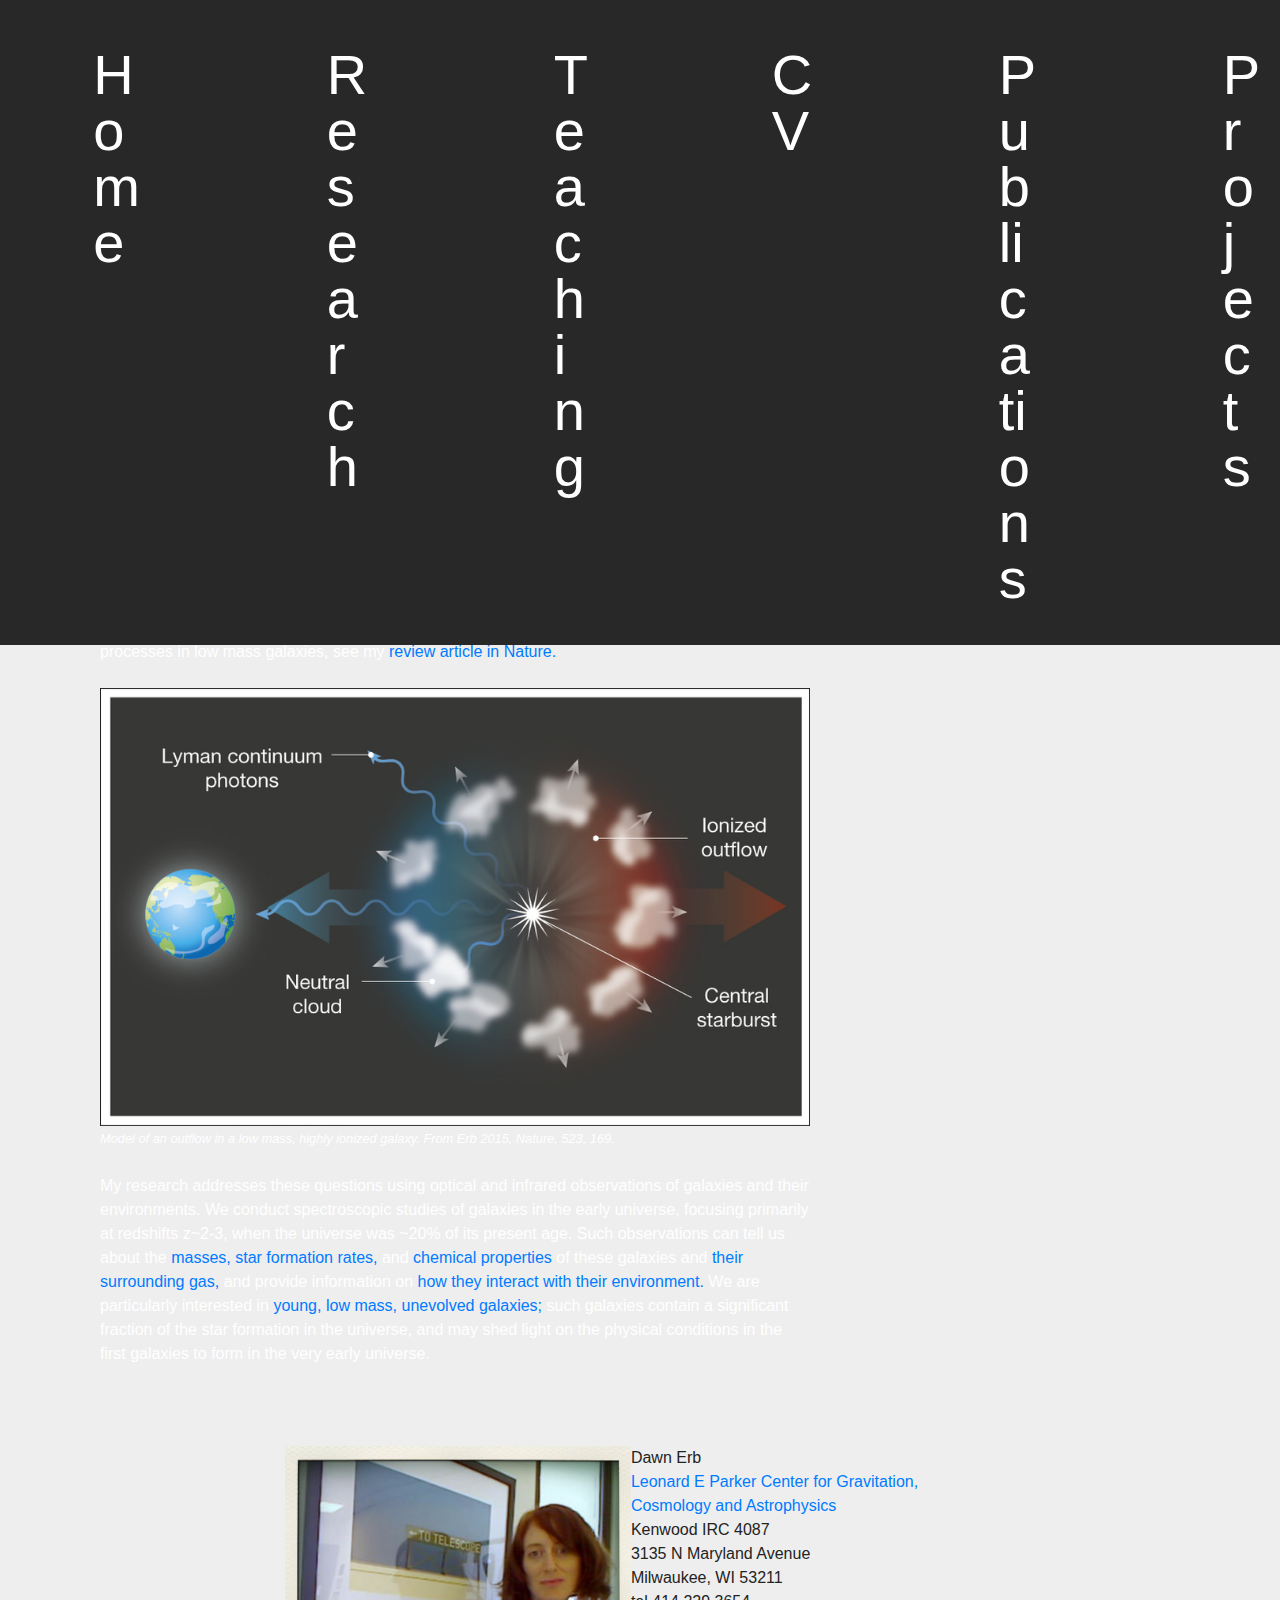
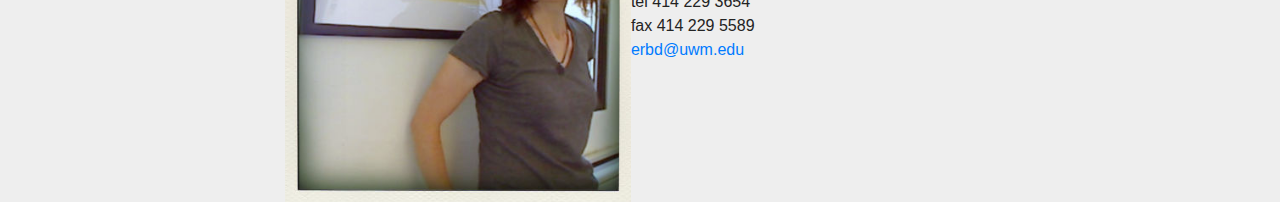
<file: research.html>
<!DOCTYPE html>
<html >
  <head>
    <!-- Global site tag (gtag.js) - Google Analytics -->
    <script async src="https://www.googletagmanager.com/gtag/js?id=UA-120233978-1"></script>
    <script>
      window.dataLayer = window.dataLayer || [];
      function gtag(){dataLayer.push(arguments);}
      gtag('js', new Date());

      gtag('config', 'UA-120233978-1');
    </script>
  <!-- Site made with Mobirise Website Builder v4.7.6, https://mobirise.com -->
  <meta charset="UTF-8">
  <meta http-equiv="X-UA-Compatible" content="IE=edge">
  <meta name="generator" content="Mobirise v4.7.6, mobirise.com">
  <meta name="viewport" content="width=device-width, initial-scale=1, minimum-scale=1">
  <link rel="shortcut icon" href="assets/images/icon.ico" type="image/x-icon">
  <meta name="description" content="Dawn Erb - Research
Center for Gravitation, Cosmology & Astrophysics
Department of Physics
University of Wisconsin-Milwaukee">
  <title>Research</title>
  <link rel="stylesheet" href="assets/web/assets/mobirise-icons/mobirise-icons.css">
  <link rel="stylesheet" href="assets/tether/tether.min.css">
  <link rel="stylesheet" href="assets/bootstrap/css/bootstrap.min.css">
  <link rel="stylesheet" href="assets/bootstrap/css/bootstrap-grid.min.css">
  <link rel="stylesheet" href="assets/bootstrap/css/bootstrap-reboot.min.css">
  <link rel="stylesheet" href="assets/soundcloud-plugin/style.css">
  <link rel="stylesheet" href="assets/dropdown/css/style.css">
  <link rel="stylesheet" href="assets/theme/css/style.css">
  <link rel="stylesheet" href="assets/mobirise/css/mbr-additional.css" type="text/css">
  
  
  
</head>
<body>
  <section class="menu cid-qTbA2VyJmu" once="menu" id="menu1-v">

    

    <nav class="navbar navbar-expand beta-menu navbar-dropdown align-items-center navbar-fixed-top navbar-toggleable-sm">
        <button class="navbar-toggler navbar-toggler-right" type="button" data-toggle="collapse" data-target="#navbarSupportedContent" aria-controls="navbarSupportedContent" aria-expanded="false" aria-label="Toggle navigation">
            <div class="hamburger">
                <span></span>
                <span></span>
                <span></span>
                <span></span>
            </div>
        </button>
        <div class="menu-logo">
            <div class="navbar-brand">
                
                
            </div>
        </div>
        <div class="collapse navbar-collapse" id="navbarSupportedContent">
            <ul class="navbar-nav nav-dropdown nav-right navbar-nav-top-padding" data-app-modern-menu="true"><li class="nav-item">
                    <a class="nav-link link text-white display-4" href="index.html">
                        
                        Home</a>
                </li><li class="nav-item"><a class="nav-link link text-white display-4" href="research.html">
                        
                        Research</a></li><li class="nav-item"><a class="nav-link link text-white display-4" href="teaching.html">
                        Teaching</a></li><li class="nav-item"><a class="nav-link link text-white display-4" href="cv.html">
                        CV</a></li><li class="nav-item"><a class="nav-link link text-white display-4" href="publications.html">Publications</a></li><li class="nav-item"><a class="nav-link link text-white display-4" href="projects.html">Projects</a></li><li class="nav-item"><a class="nav-link link text-white display-4" href="photos.html">Photos</a></li></ul>
            
        </div>
    </nav>
</section>

<section class="engine"><a href="https://mobirise.me/e">how to make a site</a></section><section class="header9 cid-qTbA2VXXLT mbr-fullscreen mbr-parallax-background" id="header9-w">

    

    

    <div class="container">
        <div class="media-container-column mbr-white col-md-8">
            <h1 class="mbr-section-title align-left mbr-bold pb-3 mbr-fonts-style display-2">
                <br>Dawn Erb</h1>
            <h3 class="mbr-section-subtitle align-left mbr-light pb-3 mbr-fonts-style display-4"><span style="font-style: normal;">Associate Professor,</span> <a href="http://uwm.edu/physics/">Department of Physics</a><br><a href="https://uwm.edu/">University of Wisconsin-Milwaukee</a><br></h3>
            <p class="mbr-text align-left pb-3 mbr-fonts-style display-7">In the broadest terms, the process of galaxy formation is well-understood: dark matter halos grow via gravity, attracting baryons which sink to the center of the potential wells and form stars. Once star formation has begun, however, the astrophysics of galaxy evolution is much more complicated. Stars generate complex feedback processes, including stellar winds, supernovae, and radiation pressure, which reheat gas in the galaxy and likely expel some fraction of it entirely, enriching the intergalactic medium (IGM) with heavy elements. For an overview of the importance of feedback processes in low mass galaxies, see my <a href="https://arxiv.org/pdf/1507.02374v1.pdf">review article in Nature.</a><br><br>
				
				<img class="img-fluid" src="assets/images/nature_cartoon.png"><br><i><small>Model of an outflow in a low mass, highly ionized galaxy. From Erb 2015, Nature, 523, 169.</small></i><br><br>
				
				My research addresses these questions using optical and infrared observations of galaxies and their environments. We conduct spectroscopic studies of galaxies in the early universe, focusing primarily at redshifts z~2-3, when the universe was ~20% of its present age. Such observations can tell us about the <a href="https://ui.adsabs.harvard.edu//#abs/2006ApJ...646..107E/abstract">masses,</a> <a href="https://ui.adsabs.harvard.edu//#abs/2006ApJ...647..128E/abstract">star formation rates,</a> and <a href="https://ui.adsabs.harvard.edu//#abs/2006ApJ...644..813E/abstract">chemical properties</a> of these galaxies and <a href="http://iopscience.iop.org/article/10.3847/2041-8213/aacff6">their surrounding gas,</a> and provide information on <a href="https://ui.adsabs.harvard.edu//#abs/2012ApJ...759...26E/abstract">how they interact with their environment.</a> We are particularly interested in <a href="https://ui.adsabs.harvard.edu//#abs/2018arXiv180302340B/abstract">young,</a> <a href="https://ui.adsabs.harvard.edu//#abs/2014ApJ...795...33E/abstract">low mass,</a> <a href="https://ui.adsabs.harvard.edu//#abs/2010ApJ...719.1168E/abstract">unevolved galaxies;</a> such galaxies contain a significant fraction of the star formation in the universe, and may shed light on the physical conditions in the first galaxies to form in the very early universe.&nbsp;</p>
            
        </div>
		
    </div>

    
</section>

<section class="mbr-section content6 cid-qThJLP8LHE" id="content6-1z">
    
     
    
    <div class="container">
        <div class="media-container-row">
            <div class="col-12 col-md-8">
                <div class="media-container-row">
                    <div class="mbr-figure" style="width: 95%;">
                      <img src="assets/images/photo-on-2012-08-07-at-15.24-pola-2-436x530.jpg" alt="Dawn Erb" title="">  
                    </div>
                    <div class="media-content">
                        <div class="mbr-section-text">
                            <p class="mbr-text mb-0 mbr-fonts-style display-7">Dawn Erb<br><a href="http://www.gravity.phys.uwm.edu/">Leonard E Parker Center for Gravitation, Cosmology and Astrophysics</a><br>Kenwood IRC 4087<br>3135 N Maryland Avenue<br>Milwaukee, WI 53211<br>tel 414 229 3654<br>fax 414 229 5589<br><a href="mailto:erbd@uwm.edu">erbd@uwm.edu</a></p>
                        </div>
                    </div>
                </div>
            </div>
        </div>
    </div>
</section>


  <script src="assets/web/assets/jquery/jquery.min.js"></script>
  <script src="assets/popper/popper.min.js"></script>
  <script src="assets/tether/tether.min.js"></script>
  <script src="assets/bootstrap/js/bootstrap.min.js"></script>
  <script src="assets/dropdown/js/script.min.js"></script>
  <script src="assets/touchswipe/jquery.touch-swipe.min.js"></script>
  <script src="assets/parallax/jarallax.min.js"></script>
  <script src="assets/smoothscroll/smooth-scroll.js"></script>
  <script src="assets/theme/js/script.js"></script>
  
  
</body>
</html>
</file>
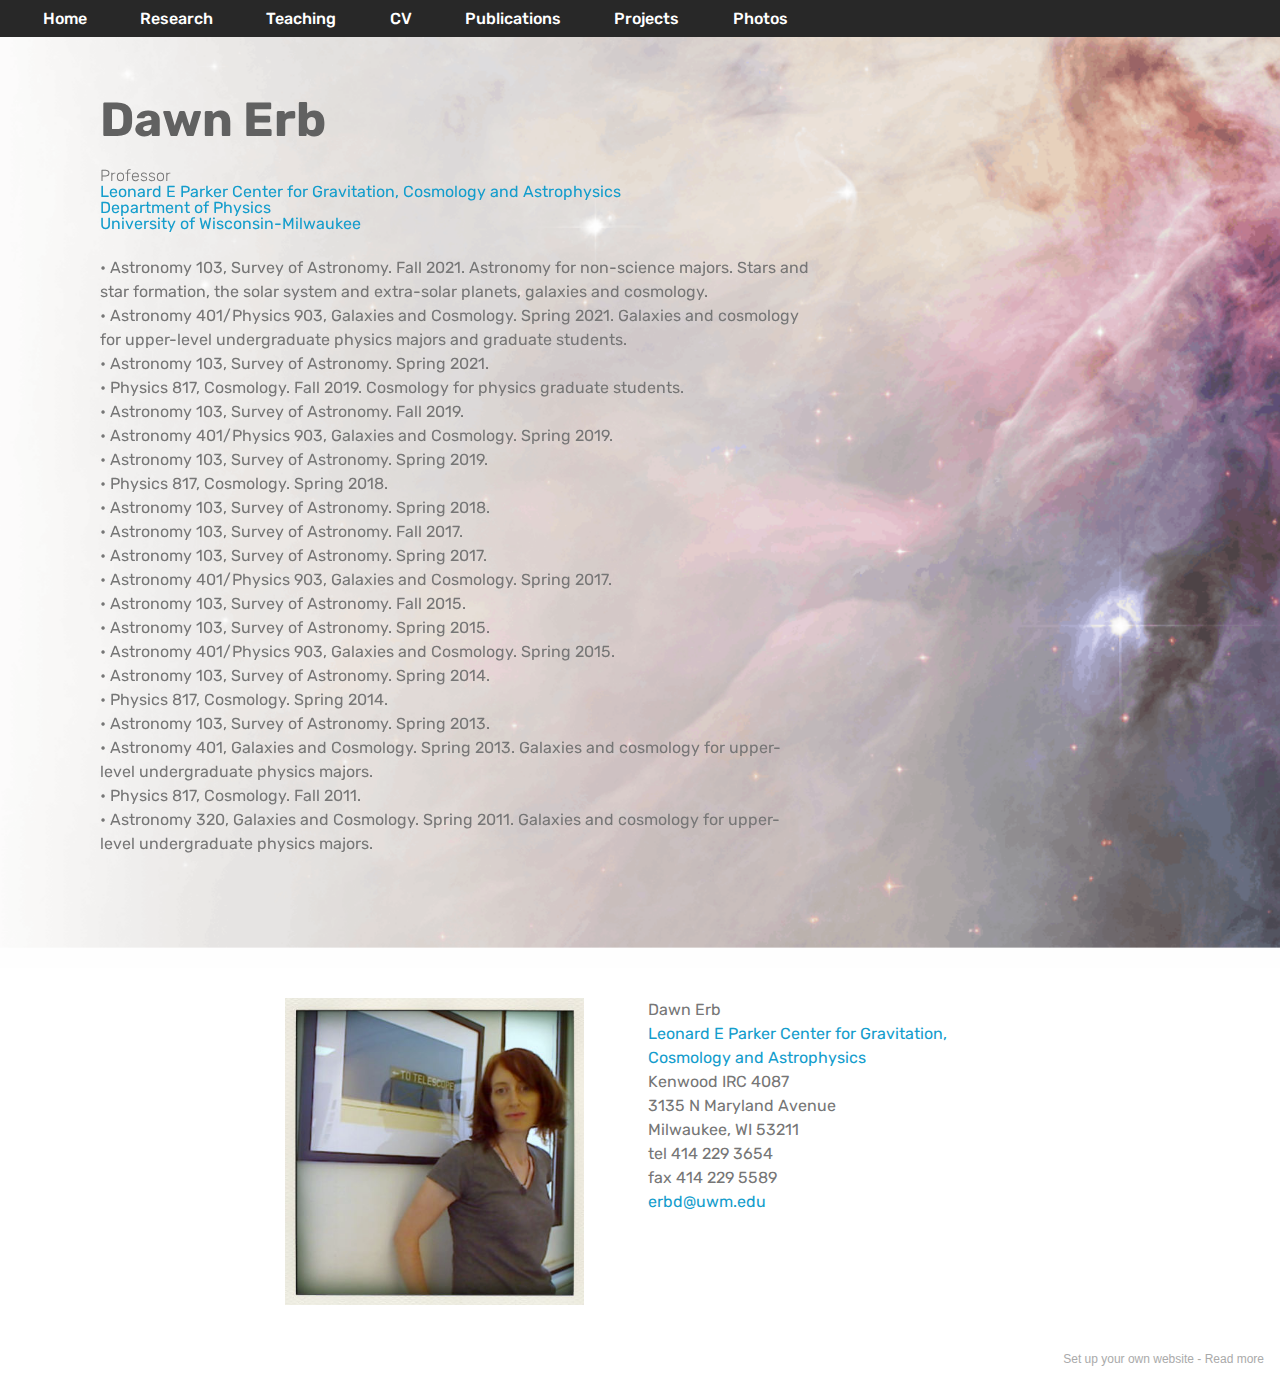
<file: teaching.html>
<!DOCTYPE html>
<html  >
<head>
  <!-- Site made with Mobirise Website Builder v5.3.10, https://mobirise.com -->
  <meta charset="UTF-8">
  <meta http-equiv="X-UA-Compatible" content="IE=edge">
  <meta name="generator" content="Mobirise v5.3.10, mobirise.com">
  <meta name="viewport" content="width=device-width, initial-scale=1, minimum-scale=1">
  <link rel="shortcut icon" href="assets/images/icon.ico" type="image/x-icon">
  <meta name="description" content="Dawn Erb - Teaching
Center for Gravitation, Cosmology & Astrophysics
Department of Physics
University of Wisconsin-Milwaukee">
  
  
  <title>Teaching</title>
  <link rel="stylesheet" href="assets/web/assets/mobirise-icons/mobirise-icons.css">
  <link rel="stylesheet" href="assets/bootstrap/css/bootstrap.min.css">
  <link rel="stylesheet" href="assets/bootstrap/css/bootstrap-grid.min.css">
  <link rel="stylesheet" href="assets/bootstrap/css/bootstrap-reboot.min.css">
  <link rel="stylesheet" href="assets/tether/tether.min.css">
  <link rel="stylesheet" href="assets/dropdown/css/style.css">
  <link rel="stylesheet" href="assets/theme/css/style.css">
  <link rel="preload" href="https://fonts.googleapis.com/css?family=Rubik:300,400,500,600,700,800,900,300i,400i,500i,600i,700i,800i,900i&display=swap" as="style" onload="this.onload=null;this.rel='stylesheet'">
  <noscript><link rel="stylesheet" href="https://fonts.googleapis.com/css?family=Rubik:300,400,500,600,700,800,900,300i,400i,500i,600i,700i,800i,900i&display=swap"></noscript>
  <link rel="preload" as="style" href="assets/mobirise/css/mbr-additional.css"><link rel="stylesheet" href="assets/mobirise/css/mbr-additional.css" type="text/css">
  
  
  
  
</head>
<body>
  
  <section class="menu cid-qTbHKngUYy" once="menu" id="menu1-y">

    

    <nav class="navbar navbar-expand beta-menu navbar-dropdown align-items-center navbar-fixed-top navbar-toggleable-sm">
        <button class="navbar-toggler navbar-toggler-right" type="button" data-toggle="collapse" data-target="#navbarSupportedContent" aria-controls="navbarSupportedContent" aria-expanded="false" aria-label="Toggle navigation">
            <div class="hamburger">
                <span></span>
                <span></span>
                <span></span>
                <span></span>
            </div>
        </button>
        <div class="menu-logo">
            <div class="navbar-brand">
                
                
            </div>
        </div>
        <div class="collapse navbar-collapse" id="navbarSupportedContent">
            <ul class="navbar-nav nav-dropdown nav-right navbar-nav-top-padding" data-app-modern-menu="true"><li class="nav-item">
                    <a class="nav-link link text-white display-4" href="index.html">
                        
                        Home</a>
                </li><li class="nav-item"><a class="nav-link link text-white display-4" href="research.html">
                        
                        Research</a></li><li class="nav-item"><a class="nav-link link text-white display-4" href="teaching.html">
                        Teaching</a></li><li class="nav-item"><a class="nav-link link text-white display-4" href="cv.html">
                        CV</a></li><li class="nav-item"><a class="nav-link link text-white display-4" href="publications.html">Publications</a></li><li class="nav-item"><a class="nav-link link text-white display-4" href="projects.html">Projects</a></li><li class="nav-item"><a class="nav-link link text-white display-4" href="photos.html">Photos</a></li></ul>
            
        </div>
    </nav>
</section>

<section class="header9 cid-qTbHKnMcWA mbr-fullscreen mbr-parallax-background" id="header9-z">

    

    

    <div class="container">
        <div class="media-container-column mbr-white col-md-8">
            <h1 class="mbr-section-title align-left mbr-bold pb-3 mbr-fonts-style display-2">
                <br>Dawn Erb</h1>
            <h3 class="mbr-section-subtitle align-left mbr-light pb-3 mbr-fonts-style display-4"><span style="font-style: normal;">Professor</span><br><span style="font-style: normal;"><a href="https://cgca.uwm.edu/" class="text-primary">Leonard E Parker Center for Gravitation, Cosmology and Astrophysics</a></span><br><a href="http://uwm.edu/physics/">Department of Physics</a><br><a href="https://uwm.edu/">University of Wisconsin-Milwaukee</a><br></h3>
            <p class="mbr-text align-left pb-3 mbr-fonts-style display-7">• Astronomy 103, Survey of Astronomy. Fall 2021. Astronomy for non-science majors. Stars and star formation, the solar system and extra-solar planets, galaxies and cosmology.<br>• Astronomy 401/Physics 903, Galaxies and Cosmology. Spring 2021. Galaxies and cosmology for upper-level undergraduate physics majors and graduate students.<br>• Astronomy 103, Survey of Astronomy. Spring 2021.&nbsp;<br>• Physics 817, Cosmology. Fall 2019. Cosmology for physics graduate students.<br>• Astronomy 103, Survey of Astronomy. Fall 2019.&nbsp;<br>• Astronomy 401/Physics 903, Galaxies and Cosmology. Spring 2019.&nbsp;<br>• Astronomy 103, Survey of Astronomy. Spring 2019.<br>• Physics 817, Cosmology. Spring 2018.&nbsp;<br>• Astronomy 103, Survey of Astronomy. Spring 2018.&nbsp;<br>• Astronomy 103, Survey of Astronomy. Fall 2017. <br>• Astronomy 103, Survey of Astronomy. Spring 2017. <br>• Astronomy 401/Physics 903, Galaxies and Cosmology. Spring 2017.&nbsp;<br>• Astronomy 103, Survey of Astronomy. Fall 2015.<br>• Astronomy 103, Survey of Astronomy. Spring 2015. <br>• Astronomy 401/Physics 903, Galaxies and Cosmology. Spring 2015. <br>• Astronomy 103, Survey of Astronomy. Spring 2014. <br>• Physics 817, Cosmology. Spring 2014. <br>• Astronomy 103, Survey of Astronomy. Spring 2013. <br>• Astronomy 401, Galaxies and Cosmology. Spring 2013. Galaxies and cosmology for upper-level undergraduate physics majors.<br>• Physics 817, Cosmology. Fall 2011. <br>• Astronomy 320, Galaxies and Cosmology. Spring 2011. Galaxies and cosmology for upper-level undergraduate physics majors.<br></p><p></p><p></p>
            
        </div>
    </div>

    
</section>

<section class="mbr-section content6 cid-qThJQbCPeg" id="content6-20">
    
     
    
    <div class="container">
        <div class="media-container-row">
            <div class="col-12 col-md-8">
                <div class="media-container-row">
                    <div class="mbr-figure" style="width: 95%;">
                      <img src="assets/images/photo-on-2012-08-07-at-15.24-pola-2-436x530.jpg" alt="Dawn Erb" title="">  
                    </div>
                    <div class="media-content">
                        <div class="mbr-section-text">
                            <p class="mbr-text mb-0 mbr-fonts-style display-7">Dawn Erb<br><a href="http://www.gravity.phys.uwm.edu/">Leonard E Parker Center for Gravitation, Cosmology and Astrophysics</a><br>Kenwood IRC 4087<br>3135 N Maryland Avenue<br>Milwaukee, WI 53211<br>tel 414 229 3654<br>fax 414 229 5589<br><a href="mailto:erbd@uwm.edu">erbd@uwm.edu</a></p>
                        </div>
                    </div>
                </div>
            </div>
        </div>
    </div>
</section><section style="background-color: #fff; font-family: -apple-system, BlinkMacSystemFont, 'Segoe UI', 'Roboto', 'Helvetica Neue', Arial, sans-serif; color:#aaa; font-size:12px; padding: 0; align-items: center; display: flex;"><a href="https://mobirise.site/y" style="flex: 1 1; height: 3rem; padding-left: 1rem;"></a><p style="flex: 0 0 auto; margin:0; padding-right:1rem;">Set up your own website - <a href="https://mobirise.site/w" style="color:#aaa;">Read more</a></p></section><script src="assets/web/assets/jquery/jquery.min.js"></script>  <script src="assets/popper/popper.min.js"></script>  <script src="assets/bootstrap/js/bootstrap.min.js"></script>  <script src="assets/tether/tether.min.js"></script>  <script src="assets/smoothscroll/smooth-scroll.js"></script>  <script src="assets/dropdown/js/nav-dropdown.js"></script>  <script src="assets/dropdown/js/navbar-dropdown.js"></script>  <script src="assets/touchswipe/jquery.touch-swipe.min.js"></script>  <script src="assets/parallax/jarallax.min.js"></script>  <script src="assets/theme/js/script.js"></script>  
  
  
</body>
</html>
</file>
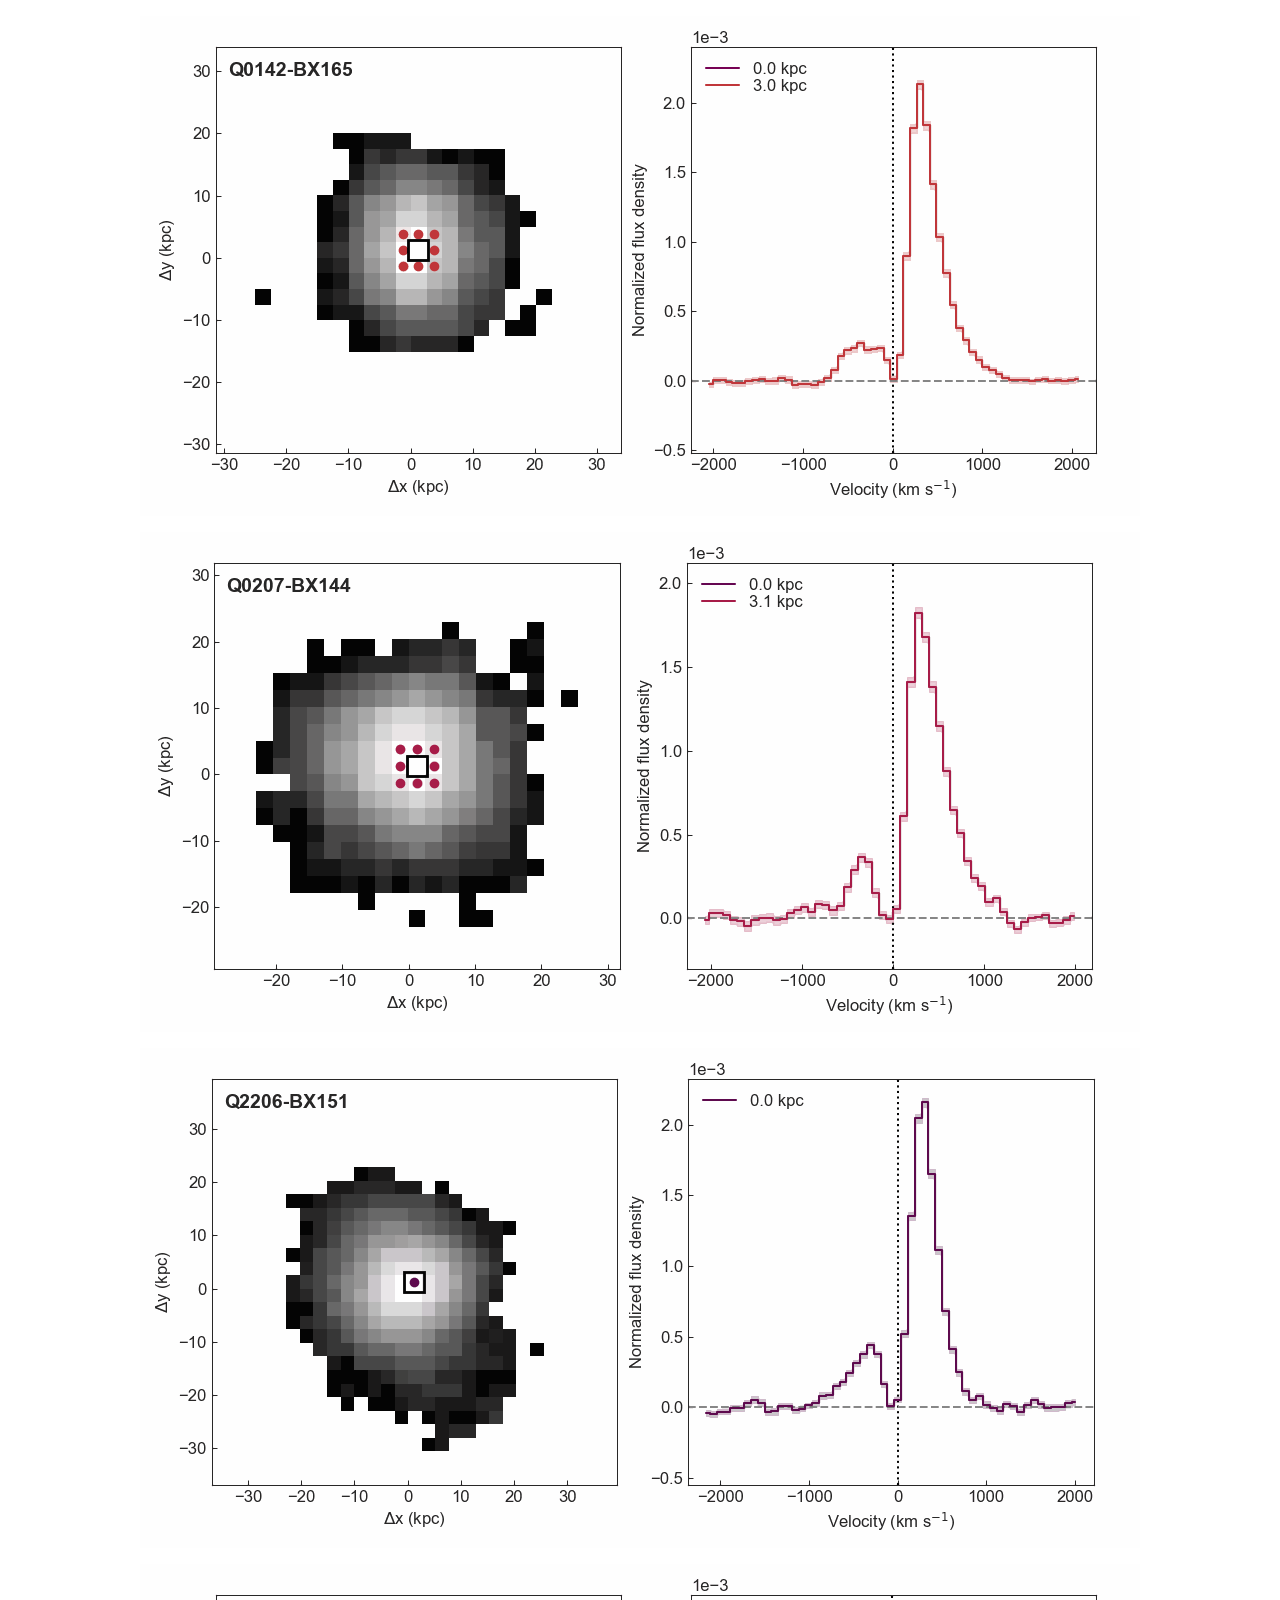
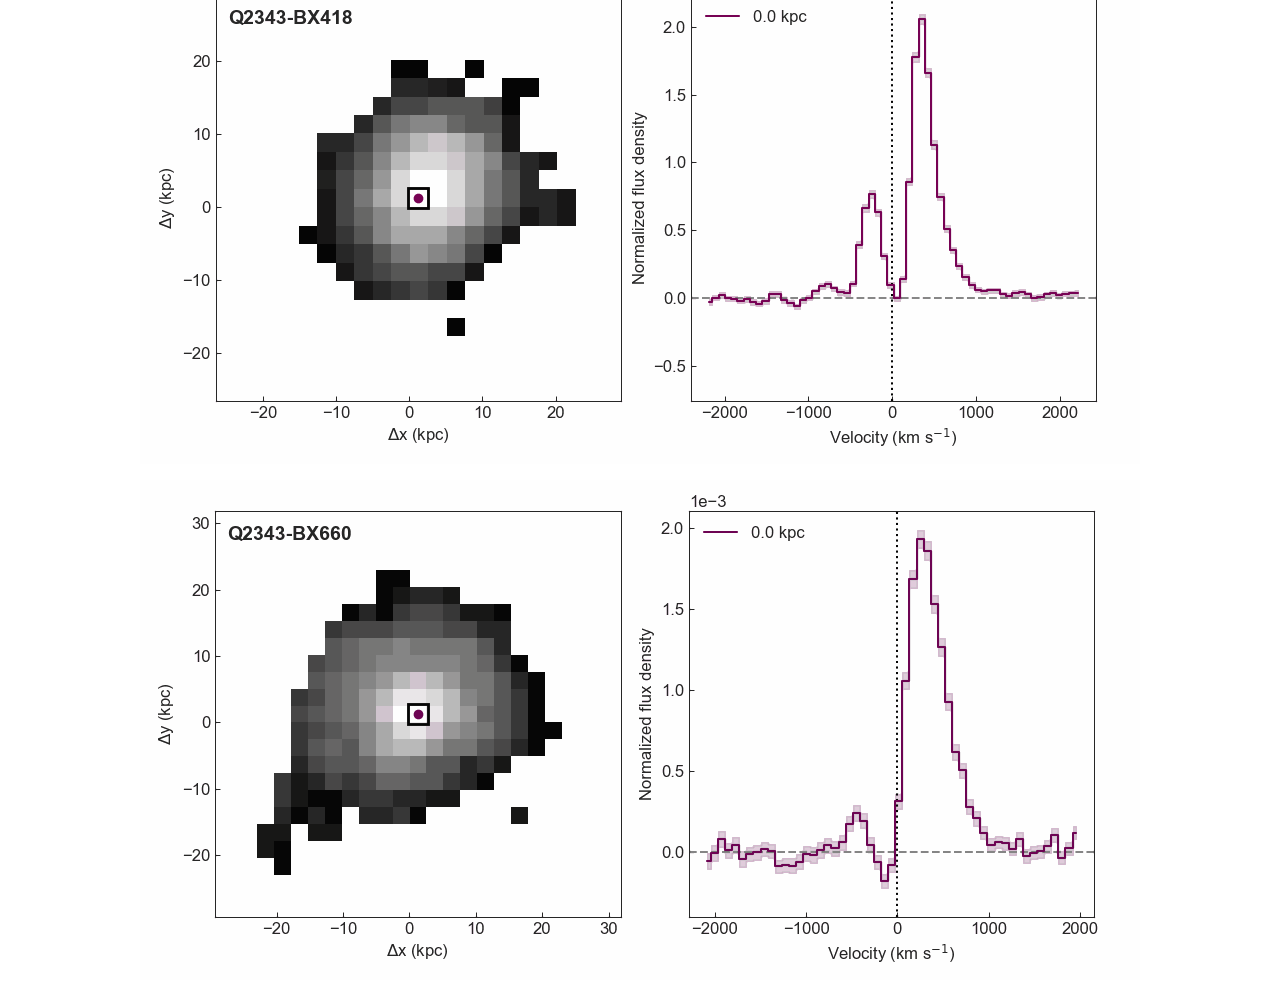
<file: animations/lya_halo_animations.html>
<!DOCTYPE html PUBLIC "-//W3C//DTD XHTML 1.0 Transitional//EN" "http://www.w3.org/TR/xhtml1/DTD/xhtml1-transitional.dtd">
<html xmlns="http://www.w3.org/1999/xhtml">
<head>
<meta http-equiv="Content-Type" content="text/html; charset=UTF-8" />
<title>Ly&alpha; halo spectral profiles</title>
</head>

<body style="font-family:Arial, Helvetica, sans-serif;"
  bgcolor="#ffffff" text="#444444" link="#be0119" vlink="#980002" alink="#e17701">
<p><p><p>
<center>
<img src="Q0142-BX165.animate_annular_spectra.gif" />
<p><p><p><p>
<img src="Q0207-BX144.animate_annular_spectra.gif" />
<p><p><p><p>
<img src="Q2206-BX151.animate_annular_spectra.gif" />
<p><p><p><p>
<img src="Q2343-BX418.animate_annular_spectra.gif" />
<p><p><p><p>
<img src="Q2343-BX660.animate_annular_spectra.gif" />
<p><p><p><p>

</center>
</body>
</html>
</file>
<file: assets/web/assets/mobirise-icons/mobirise-icons.css>
@font-face {
  font-family: 'MobiriseIcons';
  src:  url('mobirise-icons.eot?spat4u');
  src:  url('mobirise-icons.eot?spat4u#iefix') format('embedded-opentype'),
    url('mobirise-icons.ttf?spat4u') format('truetype'),
    url('mobirise-icons.woff?spat4u') format('woff'),
    url('mobirise-icons.svg?spat4u#MobiriseIcons') format('svg');
  font-weight: normal;
  font-style: normal;
}

[class^="mbri-"], [class*=" mbri-"] {
  /* use !important to prevent issues with browser extensions that change fonts */
  font-family: MobiriseIcons !important;
  speak: none;
  font-style: normal;
  font-weight: normal;
  font-variant: normal;
  text-transform: none;
  line-height: 1;

  /* Better Font Rendering =========== */
  -webkit-font-smoothing: antialiased;
  -moz-osx-font-smoothing: grayscale;
}

.mbri-add-submenu:before {
  content: "\e900";
}
.mbri-alert:before {
  content: "\e901";
}
.mbri-align-center:before {
  content: "\e902";
}
.mbri-align-justify:before {
  content: "\e903";
}
.mbri-align-left:before {
  content: "\e904";
}
.mbri-align-right:before {
  content: "\e905";
}
.mbri-android:before {
  content: "\e906";
}
.mbri-apple:before {
  content: "\e907";
}
.mbri-arrow-down:before {
  content: "\e908";
}
.mbri-arrow-next:before {
  content: "\e909";
}
.mbri-arrow-prev:before {
  content: "\e90a";
}
.mbri-arrow-up:before {
  content: "\e90b";
}
.mbri-bold:before {
  content: "\e90c";
}
.mbri-bookmark:before {
  content: "\e90d";
}
.mbri-bootstrap:before {
  content: "\e90e";
}
.mbri-briefcase:before {
  content: "\e90f";
}
.mbri-browse:before {
  content: "\e910";
}
.mbri-bulleted-list:before {
  content: "\e911";
}
.mbri-calendar:before {
  content: "\e912";
}
.mbri-camera:before {
  content: "\e913";
}
.mbri-cart-add:before {
  content: "\e914";
}
.mbri-cart-full:before {
  content: "\e915";
}
.mbri-cash:before {
  content: "\e916";
}
.mbri-change-style:before {
  content: "\e917";
}
.mbri-chat:before {
  content: "\e918";
}
.mbri-clock:before {
  content: "\e919";
}
.mbri-close:before {
  content: "\e91a";
}
.mbri-cloud:before {
  content: "\e91b";
}
.mbri-code:before {
  content: "\e91c";
}
.mbri-contact-form:before {
  content: "\e91d";
}
.mbri-credit-card:before {
  content: "\e91e";
}
.mbri-cursor-click:before {
  content: "\e91f";
}
.mbri-cust-feedback:before {
  content: "\e920";
}
.mbri-database:before {
  content: "\e921";
}
.mbri-delivery:before {
  content: "\e922";
}
.mbri-desktop:before {
  content: "\e923";
}
.mbri-devices:before {
  content: "\e924";
}
.mbri-down:before {
  content: "\e925";
}
.mbri-download:before {
  content: "\e989";
}
.mbri-drag-n-drop:before {
  content: "\e927";
}
.mbri-drag-n-drop2:before {
  content: "\e928";
}
.mbri-edit:before {
  content: "\e929";
}
.mbri-edit2:before {
  content: "\e92a";
}
.mbri-error:before {
  content: "\e92b";
}
.mbri-extension:before {
  content: "\e92c";
}
.mbri-features:before {
  content: "\e92d";
}
.mbri-file:before {
  content: "\e92e";
}
.mbri-flag:before {
  content: "\e92f";
}
.mbri-folder:before {
  content: "\e930";
}
.mbri-gift:before {
  content: "\e931";
}
.mbri-github:before {
  content: "\e932";
}
.mbri-globe:before {
  content: "\e933";
}
.mbri-globe-2:before {
  content: "\e934";
}
.mbri-growing-chart:before {
  content: "\e935";
}
.mbri-hearth:before {
  content: "\e936";
}
.mbri-help:before {
  content: "\e937";
}
.mbri-home:before {
  content: "\e938";
}
.mbri-hot-cup:before {
  content: "\e939";
}
.mbri-idea:before {
  content: "\e93a";
}
.mbri-image-gallery:before {
  content: "\e93b";
}
.mbri-image-slider:before {
  content: "\e93c";
}
.mbri-info:before {
  content: "\e93d";
}
.mbri-italic:before {
  content: "\e93e";
}
.mbri-key:before {
  content: "\e93f";
}
.mbri-laptop:before {
  content: "\e940";
}
.mbri-layers:before {
  content: "\e941";
}
.mbri-left-right:before {
  content: "\e942";
}
.mbri-left:before {
  content: "\e943";
}
.mbri-letter:before {
  content: "\e944";
}
.mbri-like:before {
  content: "\e945";
}
.mbri-link:before {
  content: "\e946";
}
.mbri-lock:before {
  content: "\e947";
}
.mbri-login:before {
  content: "\e948";
}
.mbri-logout:before {
  content: "\e949";
}
.mbri-magic-stick:before {
  content: "\e94a";
}
.mbri-map-pin:before {
  content: "\e94b";
}
.mbri-menu:before {
  content: "\e94c";
}
.mbri-mobile:before {
  content: "\e94d";
}
.mbri-mobile2:before {
  content: "\e94e";
}
.mbri-mobirise:before {
  content: "\e94f";
}
.mbri-more-horizontal:before {
  content: "\e950";
}
.mbri-more-vertical:before {
  content: "\e951";
}
.mbri-music:before {
  content: "\e952";
}
.mbri-new-file:before {
  content: "\e953";
}
.mbri-numbered-list:before {
  content: "\e954";
}
.mbri-opened-folder:before {
  content: "\e955";
}
.mbri-pages:before {
  content: "\e956";
}
.mbri-paper-plane:before {
  content: "\e957";
}
.mbri-paperclip:before {
  content: "\e958";
}
.mbri-photo:before {
  content: "\e959";
}
.mbri-photos:before {
  content: "\e95a";
}
.mbri-pin:before {
  content: "\e95b";
}
.mbri-play:before {
  content: "\e95c";
}
.mbri-plus:before {
  content: "\e95d";
}
.mbri-preview:before {
  content: "\e95e";
}
.mbri-print:before {
  content: "\e95f";
}
.mbri-protect:before {
  content: "\e960";
}
.mbri-question:before {
  content: "\e961";
}
.mbri-quote-left:before {
  content: "\e962";
}
.mbri-quote-right:before {
  content: "\e963";
}
.mbri-refresh:before {
  content: "\e964";
}
.mbri-responsive:before {
  content: "\e965";
}
.mbri-right:before {
  content: "\e966";
}
.mbri-rocket:before {
  content: "\e967";
}
.mbri-sad-face:before {
  content: "\e968";
}
.mbri-sale:before {
  content: "\e969";
}
.mbri-save:before {
  content: "\e96a";
}
.mbri-search:before {
  content: "\e96b";
}
.mbri-setting:before {
  content: "\e96c";
}
.mbri-setting2:before {
  content: "\e96d";
}
.mbri-setting3:before {
  content: "\e96e";
}
.mbri-share:before {
  content: "\e96f";
}
.mbri-shopping-bag:before {
  content: "\e970";
}
.mbri-shopping-basket:before {
  content: "\e971";
}
.mbri-shopping-cart:before {
  content: "\e972";
}
.mbri-sites:before {
  content: "\e973";
}
.mbri-smile-face:before {
  content: "\e974";
}
.mbri-speed:before {
  content: "\e975";
}
.mbri-star:before {
  content: "\e976";
}
.mbri-success:before {
  content: "\e977";
}
.mbri-sun:before {
  content: "\e978";
}
.mbri-sun2:before {
  content: "\e979";
}
.mbri-tablet:before {
  content: "\e97a";
}
.mbri-tablet-vertical:before {
  content: "\e97b";
}
.mbri-target:before {
  content: "\e97c";
}
.mbri-timer:before {
  content: "\e97d";
}
.mbri-to-ftp:before {
  content: "\e97e";
}
.mbri-to-local-drive:before {
  content: "\e97f";
}
.mbri-touch-swipe:before {
  content: "\e980";
}
.mbri-touch:before {
  content: "\e981";
}
.mbri-trash:before {
  content: "\e982";
}
.mbri-underline:before {
  content: "\e983";
}
.mbri-unlink:before {
  content: "\e984";
}
.mbri-unlock:before {
  content: "\e985";
}
.mbri-up-down:before {
  content: "\e986";
}
.mbri-up:before {
  content: "\e987";
}
.mbri-update:before {
  content: "\e988";
}
.mbri-upload:before {
 content: "\e926"; 
}
.mbri-user:before {
  content: "\e98a";
}
.mbri-user2:before {
  content: "\e98b";
}
.mbri-users:before {
  content: "\e98c";
}
.mbri-video:before {
  content: "\e98d";
}
.mbri-video-play:before {
  content: "\e98e";
}
.mbri-watch:before {
  content: "\e98f";
}
.mbri-website-theme:before {
  content: "\e990";
}
.mbri-wifi:before {
  content: "\e991";
}
.mbri-windows:before {
  content: "\e992";
}
.mbri-zoom-out:before {
  content: "\e993";
}
.mbri-redo:before {
  content: "\e994";
}
.mbri-undo:before {
  content: "\e995";
}
</file>
<file: assets/soundcloud-plugin/style.css>
.addons-container {
  position: relative;
  margin-left: auto;
  margin-right: auto;
  padding-right: 15px;
  padding-left: 15px; }
  @media (min-width: 576px) {
    .addons-container {
      padding-right: 15px;
      padding-left: 15px; } }
  @media (min-width: 768px) {
    .addons-container {
      padding-right: 15px;
      padding-left: 15px; } }
  @media (min-width: 992px) {
    .addons-container {
      padding-right: 15px;
      padding-left: 15px; } }
  @media (min-width: 1200px) {
    .addons-container {
      padding-right: 15px;
      padding-left: 15px; } }
  @media (min-width: 576px) {
    .addons-container {
      width: 540px;
      max-width: 100%; } }
  @media (min-width: 768px) {
    .addons-container {
      width: 720px;
      max-width: 100%; } }
  @media (min-width: 992px) {
    .addons-container {
      width: 960px;
      max-width: 100%; } }
  @media (min-width: 1200px) {
    .addons-container {
      width: 1140px;
      max-width: 100%; } }

.addons-container-inner{
    position: relative;
    width: 100%;
    min-height: 1px;
    padding-right: 15px;
    padding-left: 15px;
}
@media (min-width: 567px) {
    .addons-container-inner{
        -ms-flex: 0 0 66.666667%;
        flex: 0 0 66.666667%;
        max-width: 66.666667%;
    }
}
.addons-row{
    display: flex;
    justify-content:center;
}
</file>
<file: assets/dropdown/css/style.css>
.navbar-dropdown {
  left: 0;
  padding: 0;
  position: absolute;
  right: 0;
  top: 0;
  transition: all 0.45s ease;
  z-index: 1030;
  background: #282828; }
  .navbar-dropdown .navbar-logo {
    margin-right: 0.8rem;
    transition: margin 0.3s ease-in-out;
    vertical-align: middle; }
    .navbar-dropdown .navbar-logo img {
      height: 3.125rem;
      transition: all 0.3s ease-in-out; }
    .navbar-dropdown .navbar-logo.mbr-iconfont {
      font-size: 3.125rem;
      line-height: 3.125rem; }
  .navbar-dropdown .navbar-caption {
    font-weight: 700;
    white-space: normal;
    vertical-align: -4px;
    line-height: 3.125rem !important; }
    .navbar-dropdown .navbar-caption, .navbar-dropdown .navbar-caption:hover {
      color: inherit;
      text-decoration: none; }
  .navbar-dropdown .mbr-iconfont + .navbar-caption {
    vertical-align: -1px; }
  .navbar-dropdown.navbar-fixed-top {
    position: fixed; }
  .navbar-dropdown .navbar-brand span {
    vertical-align: -4px; }
  .navbar-dropdown.bg-color.transparent {
    background: none; }
  .navbar-dropdown.navbar-short .navbar-brand {
    padding: 0.625rem 0; }
    .navbar-dropdown.navbar-short .navbar-brand span {
      vertical-align: -1px; }
  .navbar-dropdown.navbar-short .navbar-caption {
    line-height: 2.375rem !important;
    vertical-align: -2px; }
  .navbar-dropdown.navbar-short .navbar-logo {
    margin-right: 0.5rem; }
    .navbar-dropdown.navbar-short .navbar-logo img {
      height: 2.375rem; }
    .navbar-dropdown.navbar-short .navbar-logo.mbr-iconfont {
      font-size: 2.375rem;
      line-height: 2.375rem; }
  .navbar-dropdown.navbar-short .mbr-table-cell {
    height: 3.625rem; }
  .navbar-dropdown .navbar-close {
    left: 0.6875rem;
    position: fixed;
    top: 0.75rem;
    z-index: 1000; }
  .navbar-dropdown .hamburger-icon {
    content: "";
    display: inline-block;
    vertical-align: middle;
    width: 16px;
    -webkit-box-shadow: 0 -6px 0 1px #282828,0 0 0 1px #282828,0 6px 0 1px #282828;
    -moz-box-shadow: 0 -6px 0 1px #282828,0 0 0 1px #282828,0 6px 0 1px #282828;
    box-shadow: 0 -6px 0 1px #282828,0 0 0 1px #282828,0 6px 0 1px #282828; }

.dropdown-menu .dropdown-toggle[data-toggle="dropdown-submenu"]::after {
  border-bottom: 0.35em solid transparent;
  border-left: 0.35em solid;
  border-right: 0;
  border-top: 0.35em solid transparent;
  margin-left: 0.3rem; }

.dropdown-menu .dropdown-item:focus {
  outline: 0; }

.nav-dropdown {
  font-size: 0.75rem;
  font-weight: 500;
  height: auto !important; }
  .nav-dropdown .nav-btn {
    padding-left: 1rem; }
  .nav-dropdown .link {
    margin: .667em 1.667em;
    font-weight: 500;
    padding: 0;
    transition: color .2s ease-in-out; }
    .nav-dropdown .link.dropdown-toggle {
      margin-right: 2.583em; }
      .nav-dropdown .link.dropdown-toggle::after {
        margin-left: .25rem;
        border-top: 0.35em solid;
        border-right: 0.35em solid transparent;
        border-left: 0.35em solid transparent;
        border-bottom: 0; }
      .nav-dropdown .link.dropdown-toggle[aria-expanded="true"] {
        margin: 0;
        padding: 0.667em 3.263em  0.667em 1.667em; }
  .nav-dropdown .link::after,
  .nav-dropdown .dropdown-item::after {
    color: inherit; }
  .nav-dropdown .btn {
    font-size: 0.75rem;
    font-weight: 700;
    letter-spacing: 0;
    margin-bottom: 0;
    padding-left: 1.25rem;
    padding-right: 1.25rem; }
  .nav-dropdown .dropdown-menu {
    border-radius: 0;
    border: 0;
    left: 0;
    margin: 0;
    padding-bottom: 1.25rem;
    padding-top: 1.25rem;
    position: relative; }
  .nav-dropdown .dropdown-submenu {
    margin-left: 0.125rem;
    top: 0; }
  .nav-dropdown .dropdown-item {
    font-weight: 500;
    line-height: 2;
    padding: 0.3846em 4.615em 0.3846em 1.5385em;
    position: relative;
    transition: color .2s ease-in-out, background-color .2s ease-in-out; }
    .nav-dropdown .dropdown-item::after {
      margin-top: -0.3077em;
      position: absolute;
      right: 1.1538em;
      top: 50%; }
    .nav-dropdown .dropdown-item:focus, .nav-dropdown .dropdown-item:hover {
      background: none; }

@media (max-width: 767px) {
  .nav-dropdown.navbar-toggleable-sm {
    bottom: 0;
    display: none;
    left: 0;
    overflow-x: hidden;
    position: fixed;
    top: 0;
    transform: translateX(-100%);
    -ms-transform: translateX(-100%);
    -webkit-transform: translateX(-100%);
    width: 18.75rem;
    z-index: 999; } }
.nav-dropdown.navbar-toggleable-xl {
  bottom: 0;
  display: none;
  left: 0;
  overflow-x: hidden;
  position: fixed;
  top: 0;
  transform: translateX(-100%);
  -ms-transform: translateX(-100%);
  -webkit-transform: translateX(-100%);
  width: 18.75rem;
  z-index: 999; }

.nav-dropdown-sm {
  display: block !important;
  overflow-x: hidden;
  overflow: auto;
  padding-top: 3.875rem; }
  .nav-dropdown-sm::after {
    content: "";
    display: block;
    height: 3rem;
    width: 100%; }
  .nav-dropdown-sm.collapse.in ~ .navbar-close {
    display: block !important; }
  .nav-dropdown-sm.collapsing, .nav-dropdown-sm.collapse.in {
    transform: translateX(0);
    -ms-transform: translateX(0);
    -webkit-transform: translateX(0);
    transition: all 0.25s ease-out;
    -webkit-transition: all 0.25s ease-out;
    background: #282828; }
  .nav-dropdown-sm.collapsing[aria-expanded="false"] {
    transform: translateX(-100%);
    -ms-transform: translateX(-100%);
    -webkit-transform: translateX(-100%); }
  .nav-dropdown-sm .nav-item {
    display: block;
    margin-left: 0 !important;
    padding-left: 0; }
  .nav-dropdown-sm .link,
  .nav-dropdown-sm .dropdown-item {
    border-top: 1px dotted rgba(255, 255, 255, 0.1);
    font-size: 0.8125rem;
    line-height: 1.6;
    margin: 0 !important;
    padding: 0.875rem 2.4rem 0.875rem 1.5625rem !important;
    position: relative;
    white-space: normal; }
    .nav-dropdown-sm .link:focus, .nav-dropdown-sm .link:hover,
    .nav-dropdown-sm .dropdown-item:focus,
    .nav-dropdown-sm .dropdown-item:hover {
      background: rgba(0, 0, 0, 0.2) !important;
      color: #c0a375; }
  .nav-dropdown-sm .nav-btn {
    position: relative;
    padding: 1.5625rem 1.5625rem 0 1.5625rem; }
    .nav-dropdown-sm .nav-btn::before {
      border-top: 1px dotted rgba(255, 255, 255, 0.1);
      content: "";
      left: 0;
      position: absolute;
      top: 0;
      width: 100%; }
    .nav-dropdown-sm .nav-btn + .nav-btn {
      padding-top: 0.625rem; }
      .nav-dropdown-sm .nav-btn + .nav-btn::before {
        display: none; }
  .nav-dropdown-sm .btn {
    padding: 0.625rem 0; }
  .nav-dropdown-sm .dropdown-toggle[data-toggle="dropdown-submenu"]::after {
    margin-left: .25rem;
    border-top: 0.35em solid;
    border-right: 0.35em solid transparent;
    border-left: 0.35em solid transparent;
    border-bottom: 0; }
  .nav-dropdown-sm .dropdown-toggle[data-toggle="dropdown-submenu"][aria-expanded="true"]::after {
    border-top: 0;
    border-right: 0.35em solid transparent;
    border-left: 0.35em solid transparent;
    border-bottom: 0.35em solid; }
  .nav-dropdown-sm .dropdown-menu {
    margin: 0;
    padding: 0;
    position: relative;
    top: 0;
    left: 0;
    width: 100%;
    border: 0;
    float: none;
    border-radius: 0;
    background: none; }
  .nav-dropdown-sm .dropdown-submenu {
    left: 100%;
    margin-left: 0.125rem;
    margin-top: -1.25rem;
    top: 0; }

.navbar-toggleable-sm .nav-dropdown .dropdown-menu {
  position: absolute; }

.navbar-toggleable-sm .nav-dropdown .dropdown-submenu {
  left: 100%;
  margin-left: 0.125rem;
  margin-top: -1.25rem;
  top: 0; }

.navbar-toggleable-sm.opened .nav-dropdown .dropdown-menu {
  position: relative; }

.navbar-toggleable-sm.opened .nav-dropdown .dropdown-submenu {
  left: 0;
  margin-left: 00rem;
  margin-top: 0rem;
  top: 0; }

.is-builder .nav-dropdown.collapsing {
  transition: none !important; }

/*# sourceMappingURL=style.css.map */
</file>
<file: assets/theme/css/style.css>
/*!
 * Mobirise v4 theme (https://mobirise.com/)
 * Copyright 2017 Mobirise
 */
section {
  background-color: #eeeeee; }

section,
.container,
.container-fluid {
  position: relative;
  word-wrap: break-word; }

a.mbr-iconfont:hover {
  text-decoration: none; }

.article .lead p, .article .lead ul, .article .lead ol, .article .lead pre, .article .lead blockquote {
  margin-bottom: 0; }

a {
  font-style: normal;
  font-weight: 400;
  cursor: pointer; }
  a, a:hover {
    text-decoration: none; }

figure {
  margin-bottom: 0; }

body {
  color: #232323; }

h1, h2, h3, h4, h5, h6,
.h1, .h2, .h3, .h4, .h5, .h6,
.display-1, .display-2, .display-3, .display-4 {
  line-height: 1;
  word-break: break-word;
  word-wrap: break-word; }

b, strong {
  font-weight: bold; }

blockquote {
  padding: 10px 0 10px 20px;
  position: relative;
  border-left: 2px solid;
  border-color: #ff3366; }

input:-webkit-autofill, input:-webkit-autofill:hover, input:-webkit-autofill:focus, input:-webkit-autofill:active {
  transition-delay: 9999s;
  transition-property: background-color, color; }

textarea[type="hidden"] {
  display: none; }

body {
  position: relative; }

section {
  background-position: 50% 50%;
  background-repeat: no-repeat;
  background-size: cover; }
  section .mbr-background-video,
  section .mbr-background-video-preview {
    position: absolute;
    bottom: 0;
    left: 0;
    right: 0;
    top: 0; }

.hidden {
  visibility: hidden; }

.mbr-z-index20 {
  z-index: 20; }

/*! Base colors */
.mbr-white {
  color: #ffffff; }

.mbr-black {
  color: #000000; }

.mbr-bg-white {
  background-color: #ffffff; }

.mbr-bg-black {
  background-color: #000000; }

/*! Text-aligns */
.align-left {
  text-align: left; }

.align-center {
  text-align: center; }

.align-right {
  text-align: right; }

@media (max-width: 767px) {
  .align-left, .align-center, .align-right, .mbr-section-btn, .mbr-section-title {
    text-align: center; } }
/*! Font-weight  */
.mbr-light {
  font-weight: 300; }

.mbr-regular {
  font-weight: 400; }

.mbr-semibold {
  font-weight: 500; }

.mbr-bold {
  font-weight: 700; }

/*! Media  */
.media-size-item {
  -webkit-flex: 1 1 auto;
  -moz-flex: 1 1 auto;
  -ms-flex: 1 1 auto;
  -o-flex: 1 1 auto;
  flex: 1 1 auto; }

.media-content {
  -webkit-flex-basis: 100%;
  flex-basis: 100%; }

.media-container-row {
  display: -ms-flexbox;
  display: -webkit-flex;
  display: flex;
  -webkit-flex-direction: row;
  -ms-flex-direction: row;
  flex-direction: row;
  -webkit-flex-wrap: wrap;
  -ms-flex-wrap: wrap;
  flex-wrap: wrap;
  -webkit-justify-content: center;
  -ms-flex-pack: center;
  justify-content: center;
  -webkit-align-content: center;
  -ms-flex-line-pack: center;
  align-content: center;
  -webkit-align-items: start;
  -ms-flex-align: start;
  align-items: start; }
  .media-container-row .media-size-item {
    width: 400px; }

.media-container-column {
  display: -ms-flexbox;
  display: -webkit-flex;
  display: flex;
  -webkit-flex-direction: column;
  -ms-flex-direction: column;
  flex-direction: column;
  -webkit-flex-wrap: wrap;
  -ms-flex-wrap: wrap;
  flex-wrap: wrap;
  -webkit-justify-content: center;
  -ms-flex-pack: center;
  justify-content: center;
  -webkit-align-content: center;
  -ms-flex-line-pack: center;
  align-content: center;
  -webkit-align-items: stretch;
  -ms-flex-align: stretch;
  align-items: stretch; }
  .media-container-column > * {
    width: 100%; }

@media (min-width: 992px) {
  .media-container-row {
    -webkit-flex-wrap: nowrap;
    -ms-flex-wrap: nowrap;
    flex-wrap: nowrap; } }
figure {
  overflow: hidden; }

figure[mbr-media-size] {
  transition: width 0.1s; }

.mbr-figure img, .mbr-figure iframe {
  display: block;
  width: 100%; }

.card {
  background-color: transparent;
  border: none; }

.card-img {
  text-align: center;
  flex-shrink: 0;
  -webkit-flex-shrink: 0; }

.media {
  max-width: 100%;
  margin: 0 auto; }

.mbr-figure {
  -ms-flex-item-align: center;
  -ms-grid-row-align: center;
  -webkit-align-self: center;
  align-self: center; }

.media-container > div {
  max-width: 100%; }

.mbr-figure img, .card-img img {
  width: 100%; }

@media (max-width: 991px) {
  .media-size-item {
    width: auto !important; }

  .media {
    width: auto; }

  .mbr-figure {
    width: 100% !important; } }
/*! Buttons */
.mbr-section-btn {
  margin-left: -.25rem;
  margin-right: -.25rem;
  font-size: 0; }

nav .mbr-section-btn {
  margin-left: 0rem;
  margin-right: 0rem; }

/*! Btn icon margin */
.btn .mbr-iconfont, .btn.btn-sm .mbr-iconfont {
  cursor: pointer;
  margin-right: 0.5rem; }

.btn.btn-md .mbr-iconfont, .btn.btn-md .mbr-iconfont {
  margin-right: 0.8rem; }

.mbr-regular {
  font-weight: 400; }

.mbr-semibold {
  font-weight: 500; }

.mbr-bold {
  font-weight: 700; }

[type="submit"] {
  -webkit-appearance: none; }

/*! Full-screen */
.mbr-fullscreen .mbr-overlay {
  min-height: 100vh; }

.mbr-fullscreen {
  display: flex;
  display: -webkit-flex;
  display: -moz-flex;
  display: -ms-flex;
  display: -o-flex;
  align-items: center;
  -webkit-align-items: center;
  min-height: 100vh;
  padding-top: 3rem;
  padding-bottom: 3rem; }

/*! Map */
.map {
  height: 25rem;
  position: relative; }
  .map iframe {
    width: 100%;
    height: 100%; }

/* Form */
.form-asterisk {
  font-family: initial;
  position: absolute;
  top: -2px;
  font-weight: normal; }

/*! Scroll to top arrow */
.mbr-arrow-up {
  bottom: 25px;
  right: 90px;
  position: fixed;
  text-align: right;
  z-index: 5000;
  color: #ffffff;
  font-size: 32px;
  transform: rotate(180deg);
  -webkit-transform: rotate(180deg); }

.mbr-arrow-up a {
  background: rgba(0, 0, 0, 0.2);
  border-radius: 3px;
  color: #fff;
  display: inline-block;
  height: 60px;
  width: 60px;
  outline-style: none !important;
  position: relative;
  text-decoration: none;
  transition: all .3s ease-in-out;
  cursor: pointer;
  text-align: center; }
  .mbr-arrow-up a:hover {
    background-color: rgba(0, 0, 0, 0.4); }
  .mbr-arrow-up a i {
    line-height: 60px; }

.mbr-arrow-up-icon {
  display: block;
  color: #fff; }

.mbr-arrow-up-icon::before {
  content: "\203a";
  display: inline-block;
  font-family: serif;
  font-size: 32px;
  line-height: 1;
  font-style: normal;
  position: relative;
  top: 6px;
  left: -4px;
  -webkit-transform: rotate(-90deg);
  transform: rotate(-90deg); }

/*! Arrow Down */
.mbr-arrow {
  position: absolute;
  bottom: 45px;
  left: 50%;
  width: 60px;
  height: 60px;
  cursor: pointer;
  background-color: rgba(80, 80, 80, 0.5);
  border-radius: 50%;
  -webkit-transform: translateX(-50%);
  transform: translateX(-50%); }
  .mbr-arrow > a {
    display: inline-block;
    text-decoration: none;
    outline-style: none;
    -webkit-animation: arrowdown 1.7s ease-in-out infinite;
    animation: arrowdown 1.7s ease-in-out infinite; }
    .mbr-arrow > a > i {
      position: absolute;
      top: -2px;
      left: 15px;
      font-size: 2rem; }

@keyframes arrowdown {
  0% {
    transform: translateY(0px);
    -webkit-transform: translateY(0px); }
  50% {
    transform: translateY(-5px);
    -webkit-transform: translateY(-5px); }
  100% {
    transform: translateY(0px);
    -webkit-transform: translateY(0px); } }
@-webkit-keyframes arrowdown {
  0% {
    transform: translateY(0px);
    -webkit-transform: translateY(0px); }
  50% {
    transform: translateY(-5px);
    -webkit-transform: translateY(-5px); }
  100% {
    transform: translateY(0px);
    -webkit-transform: translateY(0px); } }
@media (max-width: 500px) {
  .mbr-arrow-up {
    left: 50%;
    right: auto;
    transform: translateX(-50%) rotate(180deg);
    -webkit-transform: translateX(-50%) rotate(180deg); } }
/*Gradients animation*/
@keyframes gradient-animation {
  from {
    background-position: 0% 100%;
    animation-timing-function: ease-in-out; }
  to {
    background-position: 100% 0%;
    animation-timing-function: ease-in-out; } }
@-webkit-keyframes gradient-animation {
  from {
    background-position: 0% 100%;
    animation-timing-function: ease-in-out; }
  to {
    background-position: 100% 0%;
    animation-timing-function: ease-in-out; } }
.bg-gradient {
  background-size: 200% 200%;
  animation: gradient-animation 5s infinite alternate;
  -webkit-animation: gradient-animation 5s infinite alternate; }

.menu .navbar-brand {
  display: -webkit-flex; }
  .menu .navbar-brand span {
    display: flex;
    display: -webkit-flex; }
  .menu .navbar-brand .navbar-caption-wrap {
    display: -webkit-flex; }
  .menu .navbar-brand .navbar-logo img {
    display: -webkit-flex; }
@media (min-width: 768px) and (max-width: 991px) {
  .menu .navbar-toggleable-sm .navbar-nav {
    display: -webkit-box;
    display: -webkit-flex;
    display: -ms-flexbox; } }
@media (min-width: 992px) {
  .menu .navbar-nav.nav-dropdown {
    display: -webkit-flex; }
  .menu .navbar-toggleable-sm .navbar-collapse {
    display: -webkit-flex !important; } }
@media (max-width: 767px) {
  .menu .navbar-collapse {
    overflow-y: auto;
    max-height: 80vh; }
  .menu .dropdown-menu {
    max-height: 60vh;
    overflow-y: auto; } }

.navbar {
  display: -webkit-flex;
  -webkit-flex-wrap: wrap;
  -webkit-align-items: center;
  -webkit-justify-content: space-between; }

.navbar-collapse {
  -webkit-flex-basis: 100%;
  -webkit-flex-grow: 1;
  -webkit-align-items: center; }

.nav-dropdown .link {
  padding: .667em 1.667em !important;
  margin: 0 !important; }

.nav {
  display: -webkit-flex;
  -webkit-flex-wrap: wrap; }

.row {
  display: -webkit-flex;
  -webkit-flex-wrap: wrap; }

.justify-content-center {
  -webkit-justify-content: center; }

.form-inline {
  display: -webkit-flex;
  -webkit-flex-flow: row wrap;
  -webkit-align-items: center; }

.card-wrapper {
  -webkit-flex: 1; }

.carousel-control {
  z-index: 10;
  display: -webkit-flex;
  -webkit-align-items: center;
  -webkit-justify-content: center; }

.carousel-controls {
  display: -webkit-flex; }

.media {
  display: -webkit-flex; }

/*# sourceMappingURL=style.css.map */
.engine {
	position: absolute;
	text-indent: -2400px;
	text-align: center;
	padding: 0;
	top: 0;
	left: -2400px;
}
</file>
<file: assets/mobirise/css/mbr-additional.css>
body {
  font-family: Rubik;
}
.display-1 {
  font-family: 'Rubik', sans-serif;
  font-size: 4.25rem;
  font-display: swap;
}
.display-1 > .mbr-iconfont {
  font-size: 6.8rem;
}
.display-2 {
  font-family: 'Rubik', sans-serif;
  font-size: 3rem;
  font-display: swap;
}
.display-2 > .mbr-iconfont {
  font-size: 4.8rem;
}
.display-4 {
  font-family: 'Rubik', sans-serif;
  font-size: 1rem;
  font-display: swap;
}
.display-4 > .mbr-iconfont {
  font-size: 1.6rem;
}
.display-5 {
  font-family: 'Rubik', sans-serif;
  font-size: 1.5rem;
  font-display: swap;
}
.display-5 > .mbr-iconfont {
  font-size: 2.4rem;
}
.display-7 {
  font-family: 'Rubik', sans-serif;
  font-size: 1rem;
  font-display: swap;
}
.display-7 > .mbr-iconfont {
  font-size: 1.6rem;
}
/* ---- Fluid typography for mobile devices ---- */
/* 1.4 - font scale ratio ( bootstrap == 1.42857 ) */
/* 100vw - current viewport width */
/* (48 - 20)  48 == 48rem == 768px, 20 == 20rem == 320px(minimal supported viewport) */
/* 0.65 - min scale variable, may vary */
@media (max-width: 768px) {
  .display-1 {
    font-size: 3.4rem;
    font-size: calc( 2.1374999999999997rem + (4.25 - 2.1374999999999997) * ((100vw - 20rem) / (48 - 20)));
    line-height: calc( 1.4 * (2.1374999999999997rem + (4.25 - 2.1374999999999997) * ((100vw - 20rem) / (48 - 20))));
  }
  .display-2 {
    font-size: 2.4rem;
    font-size: calc( 1.7rem + (3 - 1.7) * ((100vw - 20rem) / (48 - 20)));
    line-height: calc( 1.4 * (1.7rem + (3 - 1.7) * ((100vw - 20rem) / (48 - 20))));
  }
  .display-4 {
    font-size: 0.8rem;
    font-size: calc( 1rem + (1 - 1) * ((100vw - 20rem) / (48 - 20)));
    line-height: calc( 1.4 * (1rem + (1 - 1) * ((100vw - 20rem) / (48 - 20))));
  }
  .display-5 {
    font-size: 1.2rem;
    font-size: calc( 1.175rem + (1.5 - 1.175) * ((100vw - 20rem) / (48 - 20)));
    line-height: calc( 1.4 * (1.175rem + (1.5 - 1.175) * ((100vw - 20rem) / (48 - 20))));
  }
}
/* Buttons */
.btn {
  padding: 1rem 3rem;
  border-radius: 3px;
}
.btn-sm {
  padding: 0.6rem 1.5rem;
  border-radius: 3px;
}
.btn-md {
  padding: 1rem 3rem;
  border-radius: 3px;
}
.btn-lg {
  padding: 1.2rem 3.2rem;
  border-radius: 3px;
}
.bg-primary {
  background-color: #149dcc !important;
}
.bg-success {
  background-color: #f7ed4a !important;
}
.bg-info {
  background-color: #82786e !important;
}
.bg-warning {
  background-color: #879a9f !important;
}
.bg-danger {
  background-color: #b1a374 !important;
}
.btn-primary,
.btn-primary:active {
  background-color: #149dcc !important;
  border-color: #149dcc !important;
  color: #ffffff !important;
}
.btn-primary:hover,
.btn-primary:focus,
.btn-primary.focus,
.btn-primary.active {
  color: #ffffff !important;
  background-color: #0d6786 !important;
  border-color: #0d6786 !important;
}
.btn-primary.disabled,
.btn-primary:disabled {
  color: #ffffff !important;
  background-color: #0d6786 !important;
  border-color: #0d6786 !important;
}
.btn-secondary,
.btn-secondary:active {
  background-color: #ff3366 !important;
  border-color: #ff3366 !important;
  color: #ffffff !important;
}
.btn-secondary:hover,
.btn-secondary:focus,
.btn-secondary.focus,
.btn-secondary.active {
  color: #ffffff !important;
  background-color: #e50039 !important;
  border-color: #e50039 !important;
}
.btn-secondary.disabled,
.btn-secondary:disabled {
  color: #ffffff !important;
  background-color: #e50039 !important;
  border-color: #e50039 !important;
}
.btn-info,
.btn-info:active {
  background-color: #82786e !important;
  border-color: #82786e !important;
  color: #ffffff !important;
}
.btn-info:hover,
.btn-info:focus,
.btn-info.focus,
.btn-info.active {
  color: #ffffff !important;
  background-color: #59524b !important;
  border-color: #59524b !important;
}
.btn-info.disabled,
.btn-info:disabled {
  color: #ffffff !important;
  background-color: #59524b !important;
  border-color: #59524b !important;
}
.btn-success,
.btn-success:active {
  background-color: #f7ed4a !important;
  border-color: #f7ed4a !important;
  color: #3f3c03 !important;
}
.btn-success:hover,
.btn-success:focus,
.btn-success.focus,
.btn-success.active {
  color: #3f3c03 !important;
  background-color: #eadd0a !important;
  border-color: #eadd0a !important;
}
.btn-success.disabled,
.btn-success:disabled {
  color: #3f3c03 !important;
  background-color: #eadd0a !important;
  border-color: #eadd0a !important;
}
.btn-warning,
.btn-warning:active {
  background-color: #879a9f !important;
  border-color: #879a9f !important;
  color: #ffffff !important;
}
.btn-warning:hover,
.btn-warning:focus,
.btn-warning.focus,
.btn-warning.active {
  color: #ffffff !important;
  background-color: #617479 !important;
  border-color: #617479 !important;
}
.btn-warning.disabled,
.btn-warning:disabled {
  color: #ffffff !important;
  background-color: #617479 !important;
  border-color: #617479 !important;
}
.btn-danger,
.btn-danger:active {
  background-color: #b1a374 !important;
  border-color: #b1a374 !important;
  color: #ffffff !important;
}
.btn-danger:hover,
.btn-danger:focus,
.btn-danger.focus,
.btn-danger.active {
  color: #ffffff !important;
  background-color: #8b7d4e !important;
  border-color: #8b7d4e !important;
}
.btn-danger.disabled,
.btn-danger:disabled {
  color: #ffffff !important;
  background-color: #8b7d4e !important;
  border-color: #8b7d4e !important;
}
.btn-white {
  color: #333333 !important;
}
.btn-white,
.btn-white:active {
  background-color: #ffffff !important;
  border-color: #ffffff !important;
  color: #808080 !important;
}
.btn-white:hover,
.btn-white:focus,
.btn-white.focus,
.btn-white.active {
  color: #808080 !important;
  background-color: #d9d9d9 !important;
  border-color: #d9d9d9 !important;
}
.btn-white.disabled,
.btn-white:disabled {
  color: #808080 !important;
  background-color: #d9d9d9 !important;
  border-color: #d9d9d9 !important;
}
.btn-black,
.btn-black:active {
  background-color: #333333 !important;
  border-color: #333333 !important;
  color: #ffffff !important;
}
.btn-black:hover,
.btn-black:focus,
.btn-black.focus,
.btn-black.active {
  color: #ffffff !important;
  background-color: #0d0d0d !important;
  border-color: #0d0d0d !important;
}
.btn-black.disabled,
.btn-black:disabled {
  color: #ffffff !important;
  background-color: #0d0d0d !important;
  border-color: #0d0d0d !important;
}
.btn-primary-outline,
.btn-primary-outline:active {
  background: none;
  border-color: #0b566f;
  color: #0b566f;
}
.btn-primary-outline:hover,
.btn-primary-outline:focus,
.btn-primary-outline.focus,
.btn-primary-outline.active {
  color: #ffffff;
  background-color: #149dcc;
  border-color: #149dcc;
}
.btn-primary-outline.disabled,
.btn-primary-outline:disabled {
  color: #ffffff !important;
  background-color: #149dcc !important;
  border-color: #149dcc !important;
}
.btn-secondary-outline,
.btn-secondary-outline:active {
  background: none;
  border-color: #cc0033;
  color: #cc0033;
}
.btn-secondary-outline:hover,
.btn-secondary-outline:focus,
.btn-secondary-outline.focus,
.btn-secondary-outline.active {
  color: #ffffff;
  background-color: #ff3366;
  border-color: #ff3366;
}
.btn-secondary-outline.disabled,
.btn-secondary-outline:disabled {
  color: #ffffff !important;
  background-color: #ff3366 !important;
  border-color: #ff3366 !important;
}
.btn-info-outline,
.btn-info-outline:active {
  background: none;
  border-color: #4b453f;
  color: #4b453f;
}
.btn-info-outline:hover,
.btn-info-outline:focus,
.btn-info-outline.focus,
.btn-info-outline.active {
  color: #ffffff;
  background-color: #82786e;
  border-color: #82786e;
}
.btn-info-outline.disabled,
.btn-info-outline:disabled {
  color: #ffffff !important;
  background-color: #82786e !important;
  border-color: #82786e !important;
}
.btn-success-outline,
.btn-success-outline:active {
  background: none;
  border-color: #d2c609;
  color: #d2c609;
}
.btn-success-outline:hover,
.btn-success-outline:focus,
.btn-success-outline.focus,
.btn-success-outline.active {
  color: #3f3c03;
  background-color: #f7ed4a;
  border-color: #f7ed4a;
}
.btn-success-outline.disabled,
.btn-success-outline:disabled {
  color: #3f3c03 !important;
  background-color: #f7ed4a !important;
  border-color: #f7ed4a !important;
}
.btn-warning-outline,
.btn-warning-outline:active {
  background: none;
  border-color: #55666b;
  color: #55666b;
}
.btn-warning-outline:hover,
.btn-warning-outline:focus,
.btn-warning-outline.focus,
.btn-warning-outline.active {
  color: #ffffff;
  background-color: #879a9f;
  border-color: #879a9f;
}
.btn-warning-outline.disabled,
.btn-warning-outline:disabled {
  color: #ffffff !important;
  background-color: #879a9f !important;
  border-color: #879a9f !important;
}
.btn-danger-outline,
.btn-danger-outline:active {
  background: none;
  border-color: #7a6e45;
  color: #7a6e45;
}
.btn-danger-outline:hover,
.btn-danger-outline:focus,
.btn-danger-outline.focus,
.btn-danger-outline.active {
  color: #ffffff;
  background-color: #b1a374;
  border-color: #b1a374;
}
.btn-danger-outline.disabled,
.btn-danger-outline:disabled {
  color: #ffffff !important;
  background-color: #b1a374 !important;
  border-color: #b1a374 !important;
}
.btn-black-outline,
.btn-black-outline:active {
  background: none;
  border-color: #000000;
  color: #000000;
}
.btn-black-outline:hover,
.btn-black-outline:focus,
.btn-black-outline.focus,
.btn-black-outline.active {
  color: #ffffff;
  background-color: #333333;
  border-color: #333333;
}
.btn-black-outline.disabled,
.btn-black-outline:disabled {
  color: #ffffff !important;
  background-color: #333333 !important;
  border-color: #333333 !important;
}
.btn-white-outline,
.btn-white-outline:active,
.btn-white-outline.active {
  background: none;
  border-color: #ffffff;
  color: #ffffff;
}
.btn-white-outline:hover,
.btn-white-outline:focus,
.btn-white-outline.focus {
  color: #333333;
  background-color: #ffffff;
  border-color: #ffffff;
}
.text-primary {
  color: #149dcc !important;
}
.text-secondary {
  color: #ff3366 !important;
}
.text-success {
  color: #f7ed4a !important;
}
.text-info {
  color: #82786e !important;
}
.text-warning {
  color: #879a9f !important;
}
.text-danger {
  color: #b1a374 !important;
}
.text-white {
  color: #ffffff !important;
}
.text-black {
  color: #000000 !important;
}
a.text-primary:hover,
a.text-primary:focus {
  color: #0b566f !important;
}
a.text-secondary:hover,
a.text-secondary:focus {
  color: #cc0033 !important;
}
a.text-success:hover,
a.text-success:focus {
  color: #d2c609 !important;
}
a.text-info:hover,
a.text-info:focus {
  color: #4b453f !important;
}
a.text-warning:hover,
a.text-warning:focus {
  color: #55666b !important;
}
a.text-danger:hover,
a.text-danger:focus {
  color: #7a6e45 !important;
}
a.text-white:hover,
a.text-white:focus {
  color: #b3b3b3 !important;
}
a.text-black:hover,
a.text-black:focus {
  color: #4d4d4d !important;
}
.alert-success {
  background-color: #70c770;
}
.alert-info {
  background-color: #82786e;
}
.alert-warning {
  background-color: #879a9f;
}
.alert-danger {
  background-color: #b1a374;
}
.mbr-section-btn a.btn:not(.btn-form):hover,
.mbr-section-btn a.btn:not(.btn-form):focus {
  box-shadow: none !important;
}
.mbr-gallery-filter li.active .btn {
  background-color: #149dcc;
  border-color: #149dcc;
  color: #ffffff;
}
.mbr-gallery-filter li.active .btn:focus {
  box-shadow: none;
}
a,
a:hover {
  color: #149dcc;
}
.mbr-plan-header.bg-primary .mbr-plan-subtitle,
.mbr-plan-header.bg-primary .mbr-plan-price-desc {
  color: #b4e6f8;
}
.mbr-plan-header.bg-success .mbr-plan-subtitle,
.mbr-plan-header.bg-success .mbr-plan-price-desc {
  color: #ffffff;
}
.mbr-plan-header.bg-info .mbr-plan-subtitle,
.mbr-plan-header.bg-info .mbr-plan-price-desc {
  color: #beb8b2;
}
.mbr-plan-header.bg-warning .mbr-plan-subtitle,
.mbr-plan-header.bg-warning .mbr-plan-price-desc {
  color: #ced6d8;
}
.mbr-plan-header.bg-danger .mbr-plan-subtitle,
.mbr-plan-header.bg-danger .mbr-plan-price-desc {
  color: #dfd9c6;
}
/* Scroll to top button*/
.scrollToTop_wraper {
  display: none;
}
.form-control {
  font-family: 'Rubik', sans-serif;
  font-size: 1rem;
  font-display: swap;
}
.form-control > .mbr-iconfont {
  font-size: 1.6rem;
}
blockquote {
  border-color: #149dcc;
}
/* Forms */
.mbr-form .btn {
  margin: .4rem 0;
}
@media (max-width: 767px) {
  .btn {
    font-size: .75rem !important;
  }
  .btn .mbr-iconfont {
    font-size: 1rem !important;
  }
}
/* Footer */
.mbr-footer-content li::before,
.mbr-footer .mbr-contacts li::before {
  background: #149dcc;
}
.mbr-footer-content li a:hover,
.mbr-footer .mbr-contacts li a:hover {
  color: #149dcc;
}
/* Headers*/
@media screen and (-ms-high-contrast: active), (-ms-high-contrast: none) {
  .card-wrapper {
    flex: auto !important;
  }
}
.jq-selectbox li:hover,
.jq-selectbox li.selected {
  background-color: #149dcc;
  color: #ffffff;
}
.jq-selectbox .jq-selectbox__trigger-arrow,
.jq-number__spin.minus:after,
.jq-number__spin.plus:after {
  transition: 0.4s;
  border-top-color: currentColor;
  border-bottom-color: currentColor;
}
.jq-selectbox:hover .jq-selectbox__trigger-arrow,
.jq-number__spin.minus:hover:after,
.jq-number__spin.plus:hover:after {
  border-top-color: #149dcc;
  border-bottom-color: #149dcc;
}
.xdsoft_datetimepicker .xdsoft_calendar td.xdsoft_default,
.xdsoft_datetimepicker .xdsoft_calendar td.xdsoft_current,
.xdsoft_datetimepicker .xdsoft_timepicker .xdsoft_time_box > div > div.xdsoft_current {
  color: #ffffff !important;
  background-color: #149dcc !important;
  box-shadow: none !important;
}
.xdsoft_datetimepicker .xdsoft_calendar td:hover,
.xdsoft_datetimepicker .xdsoft_timepicker .xdsoft_time_box > div > div:hover {
  color: #ffffff !important;
  background: #ff3366 !important;
  box-shadow: none !important;
}
.lazy-bg {
  background-image: none !important;
}
.lazy-placeholder:not(section),
.lazy-none {
  display: block;
  position: relative;
  padding-bottom: 56.25%;
}
iframe.lazy-placeholder,
.lazy-placeholder:after {
  content: '';
  position: absolute;
  width: 100px;
  height: 100px;
  background: transparent no-repeat center;
  background-size: contain;
  top: 50%;
  left: 50%;
  transform: translateX(-50%) translateY(-50%);
  background-image: url("data:image/svg+xml;charset=UTF-8,%3csvg width='32' height='32' viewBox='0 0 64 64' xmlns='http://www.w3.org/2000/svg' stroke='%23149dcc' %3e%3cg fill='none' fill-rule='evenodd'%3e%3cg transform='translate(16 16)' stroke-width='2'%3e%3ccircle stroke-opacity='.5' cx='16' cy='16' r='16'/%3e%3cpath d='M32 16c0-9.94-8.06-16-16-16'%3e%3canimateTransform attributeName='transform' type='rotate' from='0 16 16' to='360 16 16' dur='1s' repeatCount='indefinite'/%3e%3c/path%3e%3c/g%3e%3c/g%3e%3c/svg%3e");
}
section.lazy-placeholder:after {
  opacity: 0.3;
}
.cid-qTbxH6aOv5 {
  background-image: url("../../../assets/images/backgrounds.003-4-1024x768.png");
}
.cid-qTbxH6aOv5 h1 {
  color: #616161;
}
.cid-qTbxH6aOv5 h2,
.cid-qTbxH6aOv5 h3,
.cid-qTbxH6aOv5 p {
  color: #767676;
}
.cid-qTbxH6aOv5 .mbr-section-subtitle {
  font-style: italic;
}
.cid-qTbxH6aOv5 H1 {
  text-align: left;
}
.cid-qTbxH6aOv5 P {
  text-align: left;
}
.cid-qTbxHH7ysx {
  padding-top: 30px;
  padding-bottom: 30px;
  background-color: #ffffff;
}
@media (min-width: 992px) {
  .cid-qTbxHH7ysx .mbr-figure {
    padding-right: 4rem;
  }
}
@media (max-width: 992px) {
  .cid-qTbxHH7ysx .mbr-figure {
    padding-bottom: 1rem;
  }
}
.cid-qTbxHH7ysx .mbr-text {
  color: #767676;
}
.cid-sXPeH3LwM4 .navbar {
  padding: .5rem 0;
  background: #333333;
  transition: none;
  min-height: 77px;
}
.cid-sXPeH3LwM4 .navbar-dropdown.bg-color.transparent.opened {
  background: #333333;
}
.cid-sXPeH3LwM4 a {
  font-style: normal;
}
.cid-sXPeH3LwM4 .nav-item span {
  padding-right: 0.4em;
  line-height: 0.5em;
  vertical-align: text-bottom;
  position: relative;
  text-decoration: none;
}
.cid-sXPeH3LwM4 .nav-item a {
  display: -webkit-flex;
  align-items: center;
  justify-content: center;
  padding: 0.7rem 0 !important;
  margin: 0rem .65rem !important;
  -webkit-align-items: center;
  -webkit-justify-content: center;
}
.cid-sXPeH3LwM4 .nav-item:focus,
.cid-sXPeH3LwM4 .nav-link:focus {
  outline: none;
}
.cid-sXPeH3LwM4 .btn {
  padding: 0.4rem 1.5rem;
  display: -webkit-inline-flex;
  align-items: center;
  -webkit-align-items: center;
}
.cid-sXPeH3LwM4 .btn .mbr-iconfont {
  font-size: 1.6rem;
}
.cid-sXPeH3LwM4 .menu-logo {
  margin-right: auto;
}
.cid-sXPeH3LwM4 .menu-logo .navbar-brand {
  display: flex;
  margin-left: 5rem;
  padding: 0;
  transition: padding .2s;
  min-height: 3.8rem;
  -webkit-align-items: center;
  align-items: center;
}
.cid-sXPeH3LwM4 .menu-logo .navbar-brand .navbar-caption-wrap {
  display: flex;
  -webkit-align-items: center;
  align-items: center;
  word-break: break-word;
  min-width: 7rem;
  margin: .3rem 0;
}
.cid-sXPeH3LwM4 .menu-logo .navbar-brand .navbar-caption-wrap .navbar-caption {
  line-height: 1.2rem !important;
  padding-right: 2rem;
}
.cid-sXPeH3LwM4 .menu-logo .navbar-brand .navbar-logo {
  font-size: 4rem;
  transition: font-size 0.25s;
}
.cid-sXPeH3LwM4 .menu-logo .navbar-brand .navbar-logo img {
  display: flex;
}
.cid-sXPeH3LwM4 .menu-logo .navbar-brand .navbar-logo .mbr-iconfont {
  transition: font-size 0.25s;
}
.cid-sXPeH3LwM4 .menu-logo .navbar-brand .navbar-logo a {
  display: inline-flex;
}
.cid-sXPeH3LwM4 .navbar-toggleable-sm .navbar-collapse {
  justify-content: flex-end;
  -webkit-justify-content: flex-end;
  padding-right: 5rem;
  width: auto;
}
.cid-sXPeH3LwM4 .navbar-toggleable-sm .navbar-collapse .navbar-nav {
  flex-wrap: wrap;
  -webkit-flex-wrap: wrap;
  padding-left: 0;
}
.cid-sXPeH3LwM4 .navbar-toggleable-sm .navbar-collapse .navbar-nav .nav-item {
  -webkit-align-self: center;
  align-self: center;
}
.cid-sXPeH3LwM4 .navbar-toggleable-sm .navbar-collapse .navbar-buttons {
  padding-left: 0;
  padding-bottom: 0;
}
.cid-sXPeH3LwM4 .dropdown .dropdown-menu {
  background: #333333;
  visibility: hidden;
  display: block;
  position: absolute;
  min-width: 5rem;
  padding-top: 1.4rem;
  padding-bottom: 1.4rem;
  text-align: left;
}
.cid-sXPeH3LwM4 .dropdown .dropdown-menu .dropdown-item {
  width: auto;
  padding: 0.235em 1.5385em 0.235em 1.5385em !important;
}
.cid-sXPeH3LwM4 .dropdown .dropdown-menu .dropdown-item::after {
  right: 0.5rem;
}
.cid-sXPeH3LwM4 .dropdown .dropdown-menu .dropdown-submenu {
  margin: 0;
}
.cid-sXPeH3LwM4 .dropdown.open > .dropdown-menu {
  visibility: visible;
}
.cid-sXPeH3LwM4 .navbar-toggleable-sm.opened:after {
  position: absolute;
  width: 100vw;
  height: 100vh;
  content: '';
  background-color: rgba(0, 0, 0, 0.1);
  left: 0;
  bottom: 0;
  transform: translateY(100%);
  -webkit-transform: translateY(100%);
  z-index: 1000;
}
.cid-sXPeH3LwM4 .navbar.navbar-short {
  min-height: 60px;
  transition: all .2s;
}
.cid-sXPeH3LwM4 .navbar.navbar-short .navbar-toggler-right {
  top: 20px;
}
.cid-sXPeH3LwM4 .navbar.navbar-short .navbar-logo a {
  font-size: 2.5rem !important;
  line-height: 2.5rem;
  transition: font-size 0.25s;
}
.cid-sXPeH3LwM4 .navbar.navbar-short .navbar-logo a .mbr-iconfont {
  font-size: 2.5rem !important;
}
.cid-sXPeH3LwM4 .navbar.navbar-short .navbar-logo a img {
  height: 3rem !important;
}
.cid-sXPeH3LwM4 .navbar.navbar-short .navbar-brand {
  min-height: 3rem;
}
.cid-sXPeH3LwM4 button.navbar-toggler {
  width: 31px;
  height: 18px;
  cursor: pointer;
  transition: all .2s;
  top: 1.5rem;
  right: 1rem;
}
.cid-sXPeH3LwM4 button.navbar-toggler:focus {
  outline: none;
}
.cid-sXPeH3LwM4 button.navbar-toggler .hamburger span {
  position: absolute;
  right: 0;
  width: 30px;
  height: 2px;
  border-right: 5px;
  background-color: #ffffff;
}
.cid-sXPeH3LwM4 button.navbar-toggler .hamburger span:nth-child(1) {
  top: 0;
  transition: all .2s;
}
.cid-sXPeH3LwM4 button.navbar-toggler .hamburger span:nth-child(2) {
  top: 8px;
  transition: all .15s;
}
.cid-sXPeH3LwM4 button.navbar-toggler .hamburger span:nth-child(3) {
  top: 8px;
  transition: all .15s;
}
.cid-sXPeH3LwM4 button.navbar-toggler .hamburger span:nth-child(4) {
  top: 16px;
  transition: all .2s;
}
.cid-sXPeH3LwM4 nav.opened .hamburger span:nth-child(1) {
  top: 8px;
  width: 0;
  opacity: 0;
  right: 50%;
  transition: all .2s;
}
.cid-sXPeH3LwM4 nav.opened .hamburger span:nth-child(2) {
  -webkit-transform: rotate(45deg);
  transform: rotate(45deg);
  transition: all .25s;
}
.cid-sXPeH3LwM4 nav.opened .hamburger span:nth-child(3) {
  -webkit-transform: rotate(-45deg);
  transform: rotate(-45deg);
  transition: all .25s;
}
.cid-sXPeH3LwM4 nav.opened .hamburger span:nth-child(4) {
  top: 8px;
  width: 0;
  opacity: 0;
  right: 50%;
  transition: all .2s;
}
.cid-sXPeH3LwM4 .collapsed.navbar-expand {
  flex-direction: column;
  -webkit-flex-direction: column;
}
.cid-sXPeH3LwM4 .collapsed .btn {
  display: -webkit-flex;
}
.cid-sXPeH3LwM4 .collapsed .navbar-collapse {
  display: none !important;
  padding-right: 0 !important;
}
.cid-sXPeH3LwM4 .collapsed .navbar-collapse.collapsing,
.cid-sXPeH3LwM4 .collapsed .navbar-collapse.show {
  display: block !important;
}
.cid-sXPeH3LwM4 .collapsed .navbar-collapse.collapsing .navbar-nav,
.cid-sXPeH3LwM4 .collapsed .navbar-collapse.show .navbar-nav {
  display: block;
  text-align: center;
}
.cid-sXPeH3LwM4 .collapsed .navbar-collapse.collapsing .navbar-nav .nav-item,
.cid-sXPeH3LwM4 .collapsed .navbar-collapse.show .navbar-nav .nav-item {
  clear: both;
}
.cid-sXPeH3LwM4 .collapsed .navbar-collapse.collapsing .navbar-nav .nav-item:last-child,
.cid-sXPeH3LwM4 .collapsed .navbar-collapse.show .navbar-nav .nav-item:last-child {
  margin-bottom: 1rem;
}
.cid-sXPeH3LwM4 .collapsed .navbar-collapse.collapsing .navbar-buttons,
.cid-sXPeH3LwM4 .collapsed .navbar-collapse.show .navbar-buttons {
  text-align: center;
}
.cid-sXPeH3LwM4 .collapsed .navbar-collapse.collapsing .navbar-buttons:last-child,
.cid-sXPeH3LwM4 .collapsed .navbar-collapse.show .navbar-buttons:last-child {
  margin-bottom: 1rem;
}
.cid-sXPeH3LwM4 .collapsed button.navbar-toggler {
  display: block;
}
.cid-sXPeH3LwM4 .collapsed .navbar-brand {
  margin-left: 1rem !important;
}
.cid-sXPeH3LwM4 .collapsed .navbar-toggleable-sm {
  flex-direction: column;
  -webkit-flex-direction: column;
}
.cid-sXPeH3LwM4 .collapsed .dropdown .dropdown-menu {
  width: 100%;
  text-align: center;
  position: relative;
  opacity: 0;
  overflow: hidden;
  display: block;
  height: 0;
  visibility: hidden;
  padding: 0;
  transition-duration: .5s;
  transition-property: opacity, padding, height;
}
.cid-sXPeH3LwM4 .collapsed .dropdown.open > .dropdown-menu {
  position: relative;
  opacity: 1;
  height: auto;
  padding: 1.4rem 0;
  visibility: visible;
}
.cid-sXPeH3LwM4 .collapsed .dropdown .dropdown-submenu {
  left: 0;
  text-align: center;
  width: 100%;
}
.cid-sXPeH3LwM4 .collapsed .dropdown .dropdown-toggle[data-toggle="dropdown-submenu"]::after {
  margin-top: 0;
  position: inherit;
  right: 0;
  top: 50%;
  display: inline-block;
  width: 0;
  height: 0;
  margin-left: .3em;
  vertical-align: middle;
  content: "";
  border-top: .30em solid;
  border-right: .30em solid transparent;
  border-left: .30em solid transparent;
}
@media (max-width: 1023px) {
  .cid-sXPeH3LwM4 .navbar-expand {
    flex-direction: column;
    -webkit-flex-direction: column;
  }
  .cid-sXPeH3LwM4 img {
    height: 3.8rem !important;
  }
  .cid-sXPeH3LwM4 .btn {
    display: -webkit-flex;
  }
  .cid-sXPeH3LwM4 button.navbar-toggler {
    display: block;
  }
  .cid-sXPeH3LwM4 .navbar-brand {
    margin-left: 1rem !important;
  }
  .cid-sXPeH3LwM4 .navbar-toggleable-sm {
    flex-direction: column;
    -webkit-flex-direction: column;
  }
  .cid-sXPeH3LwM4 .navbar-collapse {
    display: none !important;
    padding-right: 0 !important;
  }
  .cid-sXPeH3LwM4 .navbar-collapse.collapsing,
  .cid-sXPeH3LwM4 .navbar-collapse.show {
    display: block !important;
  }
  .cid-sXPeH3LwM4 .navbar-collapse.collapsing .navbar-nav,
  .cid-sXPeH3LwM4 .navbar-collapse.show .navbar-nav {
    display: block;
    text-align: center;
  }
  .cid-sXPeH3LwM4 .navbar-collapse.collapsing .navbar-nav .nav-item,
  .cid-sXPeH3LwM4 .navbar-collapse.show .navbar-nav .nav-item {
    clear: both;
  }
  .cid-sXPeH3LwM4 .navbar-collapse.collapsing .navbar-nav .nav-item:last-child,
  .cid-sXPeH3LwM4 .navbar-collapse.show .navbar-nav .nav-item:last-child {
    margin-bottom: 1rem;
  }
  .cid-sXPeH3LwM4 .navbar-collapse.collapsing .navbar-buttons,
  .cid-sXPeH3LwM4 .navbar-collapse.show .navbar-buttons {
    text-align: center;
  }
  .cid-sXPeH3LwM4 .navbar-collapse.collapsing .navbar-buttons:last-child,
  .cid-sXPeH3LwM4 .navbar-collapse.show .navbar-buttons:last-child {
    margin-bottom: 1rem;
  }
  .cid-sXPeH3LwM4 .dropdown .dropdown-menu {
    width: 100%;
    text-align: center;
    position: relative;
    opacity: 0;
    overflow: hidden;
    display: block;
    height: 0;
    visibility: hidden;
    padding: 0;
    transition-duration: .5s;
    transition-property: opacity, padding, height;
  }
  .cid-sXPeH3LwM4 .dropdown.open > .dropdown-menu {
    position: relative;
    opacity: 1;
    height: auto;
    padding: 1.4rem 0;
    visibility: visible;
  }
  .cid-sXPeH3LwM4 .dropdown .dropdown-submenu {
    left: 0;
    text-align: center;
    width: 100%;
  }
  .cid-sXPeH3LwM4 .dropdown .dropdown-toggle[data-toggle="dropdown-submenu"]::after {
    margin-top: 0;
    position: inherit;
    right: 0;
    top: 50%;
    display: inline-block;
    width: 0;
    height: 0;
    margin-left: .3em;
    vertical-align: middle;
    content: "";
    border-top: .30em solid;
    border-right: .30em solid transparent;
    border-left: .30em solid transparent;
  }
}
@media (min-width: 767px) {
  .cid-sXPeH3LwM4 .menu-logo {
    flex-shrink: 0;
    -webkit-flex-shrink: 0;
  }
}
.cid-sXPeH3LwM4 .navbar-collapse {
  flex-basis: auto;
  -webkit-flex-basis: auto;
}
.cid-sXPeH3LwM4 .nav-link:hover,
.cid-sXPeH3LwM4 .dropdown-item:hover {
  color: #c1c1c1 !important;
}
.cid-qTdeD97wYy {
  padding-top: 105px;
  padding-bottom: 15px;
  background-color: #ffffff;
}
@media (min-width: 992px) {
  .cid-qTdeD97wYy .mbr-figure {
    padding-right: 4rem;
  }
}
@media (max-width: 992px) {
  .cid-qTdeD97wYy .mbr-figure {
    padding-bottom: 1rem;
  }
}
.cid-qTdeD97wYy .mbr-text {
  color: #767676;
}
.cid-qTbzfFhThZ {
  padding-top: 15px;
  padding-bottom: 90px;
  background-color: #ffffff;
}
.cid-qTbzfFhThZ .mbr-slider .carousel-control {
  background: #1b1b1b;
}
.cid-qTbzfFhThZ .mbr-slider .carousel-control-prev {
  left: 0;
  margin-left: 2.5rem;
}
.cid-qTbzfFhThZ .mbr-slider .carousel-control-next {
  right: 0;
  margin-right: 2.5rem;
}
.cid-qTbzfFhThZ .mbr-slider .modal-body .close {
  background: #1b1b1b;
}
.cid-qTbzfFhThZ .mbr-gallery-item > div::before {
  content: '';
  position: absolute;
  left: 0;
  top: 0;
  width: 100%;
  height: 100%;
  background: #232323;
  background: linear-gradient(to left, #232323, #45505b) !important;
  opacity: 0;
  -webkit-transition: 0.2s opacity ease-in-out;
  transition: 0.2s opacity ease-in-out;
}
.cid-qTbzfFhThZ .mbr-gallery-item > div:hover .mbr-gallery-title::before {
  background: transparent !important;
}
.cid-qTbzfFhThZ .mbr-gallery-item > div:hover:before {
  opacity: 0.6 !important;
}
.cid-qTbzfFhThZ .mbr-gallery-title {
  font-size: .9em;
  position: absolute;
  display: block;
  width: 100%;
  bottom: 0;
  padding: 1rem;
  color: #fff;
  z-index: 2;
}
.cid-qTbzfFhThZ .mbr-gallery-title:before {
  content: " ";
  width: 100%;
  height: 100%;
  top: 0;
  left: 0;
  z-index: -1;
  position: absolute;
  background: #232323 !important;
  background: linear-gradient(to left, #232323, #45505b) !important;
  opacity: 0.6;
  -webkit-transition: 0.2s background ease-in-out;
  transition: 0.2s background ease-in-out;
}
.cid-sXPeH3LwM4 .navbar {
  padding: .5rem 0;
  background: #333333;
  transition: none;
  min-height: 77px;
}
.cid-sXPeH3LwM4 .navbar-dropdown.bg-color.transparent.opened {
  background: #333333;
}
.cid-sXPeH3LwM4 a {
  font-style: normal;
}
.cid-sXPeH3LwM4 .nav-item span {
  padding-right: 0.4em;
  line-height: 0.5em;
  vertical-align: text-bottom;
  position: relative;
  text-decoration: none;
}
.cid-sXPeH3LwM4 .nav-item a {
  display: -webkit-flex;
  align-items: center;
  justify-content: center;
  padding: 0.7rem 0 !important;
  margin: 0rem .65rem !important;
  -webkit-align-items: center;
  -webkit-justify-content: center;
}
.cid-sXPeH3LwM4 .nav-item:focus,
.cid-sXPeH3LwM4 .nav-link:focus {
  outline: none;
}
.cid-sXPeH3LwM4 .btn {
  padding: 0.4rem 1.5rem;
  display: -webkit-inline-flex;
  align-items: center;
  -webkit-align-items: center;
}
.cid-sXPeH3LwM4 .btn .mbr-iconfont {
  font-size: 1.6rem;
}
.cid-sXPeH3LwM4 .menu-logo {
  margin-right: auto;
}
.cid-sXPeH3LwM4 .menu-logo .navbar-brand {
  display: flex;
  margin-left: 5rem;
  padding: 0;
  transition: padding .2s;
  min-height: 3.8rem;
  -webkit-align-items: center;
  align-items: center;
}
.cid-sXPeH3LwM4 .menu-logo .navbar-brand .navbar-caption-wrap {
  display: flex;
  -webkit-align-items: center;
  align-items: center;
  word-break: break-word;
  min-width: 7rem;
  margin: .3rem 0;
}
.cid-sXPeH3LwM4 .menu-logo .navbar-brand .navbar-caption-wrap .navbar-caption {
  line-height: 1.2rem !important;
  padding-right: 2rem;
}
.cid-sXPeH3LwM4 .menu-logo .navbar-brand .navbar-logo {
  font-size: 4rem;
  transition: font-size 0.25s;
}
.cid-sXPeH3LwM4 .menu-logo .navbar-brand .navbar-logo img {
  display: flex;
}
.cid-sXPeH3LwM4 .menu-logo .navbar-brand .navbar-logo .mbr-iconfont {
  transition: font-size 0.25s;
}
.cid-sXPeH3LwM4 .menu-logo .navbar-brand .navbar-logo a {
  display: inline-flex;
}
.cid-sXPeH3LwM4 .navbar-toggleable-sm .navbar-collapse {
  justify-content: flex-end;
  -webkit-justify-content: flex-end;
  padding-right: 5rem;
  width: auto;
}
.cid-sXPeH3LwM4 .navbar-toggleable-sm .navbar-collapse .navbar-nav {
  flex-wrap: wrap;
  -webkit-flex-wrap: wrap;
  padding-left: 0;
}
.cid-sXPeH3LwM4 .navbar-toggleable-sm .navbar-collapse .navbar-nav .nav-item {
  -webkit-align-self: center;
  align-self: center;
}
.cid-sXPeH3LwM4 .navbar-toggleable-sm .navbar-collapse .navbar-buttons {
  padding-left: 0;
  padding-bottom: 0;
}
.cid-sXPeH3LwM4 .dropdown .dropdown-menu {
  background: #333333;
  visibility: hidden;
  display: block;
  position: absolute;
  min-width: 5rem;
  padding-top: 1.4rem;
  padding-bottom: 1.4rem;
  text-align: left;
}
.cid-sXPeH3LwM4 .dropdown .dropdown-menu .dropdown-item {
  width: auto;
  padding: 0.235em 1.5385em 0.235em 1.5385em !important;
}
.cid-sXPeH3LwM4 .dropdown .dropdown-menu .dropdown-item::after {
  right: 0.5rem;
}
.cid-sXPeH3LwM4 .dropdown .dropdown-menu .dropdown-submenu {
  margin: 0;
}
.cid-sXPeH3LwM4 .dropdown.open > .dropdown-menu {
  visibility: visible;
}
.cid-sXPeH3LwM4 .navbar-toggleable-sm.opened:after {
  position: absolute;
  width: 100vw;
  height: 100vh;
  content: '';
  background-color: rgba(0, 0, 0, 0.1);
  left: 0;
  bottom: 0;
  transform: translateY(100%);
  -webkit-transform: translateY(100%);
  z-index: 1000;
}
.cid-sXPeH3LwM4 .navbar.navbar-short {
  min-height: 60px;
  transition: all .2s;
}
.cid-sXPeH3LwM4 .navbar.navbar-short .navbar-toggler-right {
  top: 20px;
}
.cid-sXPeH3LwM4 .navbar.navbar-short .navbar-logo a {
  font-size: 2.5rem !important;
  line-height: 2.5rem;
  transition: font-size 0.25s;
}
.cid-sXPeH3LwM4 .navbar.navbar-short .navbar-logo a .mbr-iconfont {
  font-size: 2.5rem !important;
}
.cid-sXPeH3LwM4 .navbar.navbar-short .navbar-logo a img {
  height: 3rem !important;
}
.cid-sXPeH3LwM4 .navbar.navbar-short .navbar-brand {
  min-height: 3rem;
}
.cid-sXPeH3LwM4 button.navbar-toggler {
  width: 31px;
  height: 18px;
  cursor: pointer;
  transition: all .2s;
  top: 1.5rem;
  right: 1rem;
}
.cid-sXPeH3LwM4 button.navbar-toggler:focus {
  outline: none;
}
.cid-sXPeH3LwM4 button.navbar-toggler .hamburger span {
  position: absolute;
  right: 0;
  width: 30px;
  height: 2px;
  border-right: 5px;
  background-color: #ffffff;
}
.cid-sXPeH3LwM4 button.navbar-toggler .hamburger span:nth-child(1) {
  top: 0;
  transition: all .2s;
}
.cid-sXPeH3LwM4 button.navbar-toggler .hamburger span:nth-child(2) {
  top: 8px;
  transition: all .15s;
}
.cid-sXPeH3LwM4 button.navbar-toggler .hamburger span:nth-child(3) {
  top: 8px;
  transition: all .15s;
}
.cid-sXPeH3LwM4 button.navbar-toggler .hamburger span:nth-child(4) {
  top: 16px;
  transition: all .2s;
}
.cid-sXPeH3LwM4 nav.opened .hamburger span:nth-child(1) {
  top: 8px;
  width: 0;
  opacity: 0;
  right: 50%;
  transition: all .2s;
}
.cid-sXPeH3LwM4 nav.opened .hamburger span:nth-child(2) {
  -webkit-transform: rotate(45deg);
  transform: rotate(45deg);
  transition: all .25s;
}
.cid-sXPeH3LwM4 nav.opened .hamburger span:nth-child(3) {
  -webkit-transform: rotate(-45deg);
  transform: rotate(-45deg);
  transition: all .25s;
}
.cid-sXPeH3LwM4 nav.opened .hamburger span:nth-child(4) {
  top: 8px;
  width: 0;
  opacity: 0;
  right: 50%;
  transition: all .2s;
}
.cid-sXPeH3LwM4 .collapsed.navbar-expand {
  flex-direction: column;
  -webkit-flex-direction: column;
}
.cid-sXPeH3LwM4 .collapsed .btn {
  display: -webkit-flex;
}
.cid-sXPeH3LwM4 .collapsed .navbar-collapse {
  display: none !important;
  padding-right: 0 !important;
}
.cid-sXPeH3LwM4 .collapsed .navbar-collapse.collapsing,
.cid-sXPeH3LwM4 .collapsed .navbar-collapse.show {
  display: block !important;
}
.cid-sXPeH3LwM4 .collapsed .navbar-collapse.collapsing .navbar-nav,
.cid-sXPeH3LwM4 .collapsed .navbar-collapse.show .navbar-nav {
  display: block;
  text-align: center;
}
.cid-sXPeH3LwM4 .collapsed .navbar-collapse.collapsing .navbar-nav .nav-item,
.cid-sXPeH3LwM4 .collapsed .navbar-collapse.show .navbar-nav .nav-item {
  clear: both;
}
.cid-sXPeH3LwM4 .collapsed .navbar-collapse.collapsing .navbar-nav .nav-item:last-child,
.cid-sXPeH3LwM4 .collapsed .navbar-collapse.show .navbar-nav .nav-item:last-child {
  margin-bottom: 1rem;
}
.cid-sXPeH3LwM4 .collapsed .navbar-collapse.collapsing .navbar-buttons,
.cid-sXPeH3LwM4 .collapsed .navbar-collapse.show .navbar-buttons {
  text-align: center;
}
.cid-sXPeH3LwM4 .collapsed .navbar-collapse.collapsing .navbar-buttons:last-child,
.cid-sXPeH3LwM4 .collapsed .navbar-collapse.show .navbar-buttons:last-child {
  margin-bottom: 1rem;
}
.cid-sXPeH3LwM4 .collapsed button.navbar-toggler {
  display: block;
}
.cid-sXPeH3LwM4 .collapsed .navbar-brand {
  margin-left: 1rem !important;
}
.cid-sXPeH3LwM4 .collapsed .navbar-toggleable-sm {
  flex-direction: column;
  -webkit-flex-direction: column;
}
.cid-sXPeH3LwM4 .collapsed .dropdown .dropdown-menu {
  width: 100%;
  text-align: center;
  position: relative;
  opacity: 0;
  overflow: hidden;
  display: block;
  height: 0;
  visibility: hidden;
  padding: 0;
  transition-duration: .5s;
  transition-property: opacity, padding, height;
}
.cid-sXPeH3LwM4 .collapsed .dropdown.open > .dropdown-menu {
  position: relative;
  opacity: 1;
  height: auto;
  padding: 1.4rem 0;
  visibility: visible;
}
.cid-sXPeH3LwM4 .collapsed .dropdown .dropdown-submenu {
  left: 0;
  text-align: center;
  width: 100%;
}
.cid-sXPeH3LwM4 .collapsed .dropdown .dropdown-toggle[data-toggle="dropdown-submenu"]::after {
  margin-top: 0;
  position: inherit;
  right: 0;
  top: 50%;
  display: inline-block;
  width: 0;
  height: 0;
  margin-left: .3em;
  vertical-align: middle;
  content: "";
  border-top: .30em solid;
  border-right: .30em solid transparent;
  border-left: .30em solid transparent;
}
@media (max-width: 1023px) {
  .cid-sXPeH3LwM4 .navbar-expand {
    flex-direction: column;
    -webkit-flex-direction: column;
  }
  .cid-sXPeH3LwM4 img {
    height: 3.8rem !important;
  }
  .cid-sXPeH3LwM4 .btn {
    display: -webkit-flex;
  }
  .cid-sXPeH3LwM4 button.navbar-toggler {
    display: block;
  }
  .cid-sXPeH3LwM4 .navbar-brand {
    margin-left: 1rem !important;
  }
  .cid-sXPeH3LwM4 .navbar-toggleable-sm {
    flex-direction: column;
    -webkit-flex-direction: column;
  }
  .cid-sXPeH3LwM4 .navbar-collapse {
    display: none !important;
    padding-right: 0 !important;
  }
  .cid-sXPeH3LwM4 .navbar-collapse.collapsing,
  .cid-sXPeH3LwM4 .navbar-collapse.show {
    display: block !important;
  }
  .cid-sXPeH3LwM4 .navbar-collapse.collapsing .navbar-nav,
  .cid-sXPeH3LwM4 .navbar-collapse.show .navbar-nav {
    display: block;
    text-align: center;
  }
  .cid-sXPeH3LwM4 .navbar-collapse.collapsing .navbar-nav .nav-item,
  .cid-sXPeH3LwM4 .navbar-collapse.show .navbar-nav .nav-item {
    clear: both;
  }
  .cid-sXPeH3LwM4 .navbar-collapse.collapsing .navbar-nav .nav-item:last-child,
  .cid-sXPeH3LwM4 .navbar-collapse.show .navbar-nav .nav-item:last-child {
    margin-bottom: 1rem;
  }
  .cid-sXPeH3LwM4 .navbar-collapse.collapsing .navbar-buttons,
  .cid-sXPeH3LwM4 .navbar-collapse.show .navbar-buttons {
    text-align: center;
  }
  .cid-sXPeH3LwM4 .navbar-collapse.collapsing .navbar-buttons:last-child,
  .cid-sXPeH3LwM4 .navbar-collapse.show .navbar-buttons:last-child {
    margin-bottom: 1rem;
  }
  .cid-sXPeH3LwM4 .dropdown .dropdown-menu {
    width: 100%;
    text-align: center;
    position: relative;
    opacity: 0;
    overflow: hidden;
    display: block;
    height: 0;
    visibility: hidden;
    padding: 0;
    transition-duration: .5s;
    transition-property: opacity, padding, height;
  }
  .cid-sXPeH3LwM4 .dropdown.open > .dropdown-menu {
    position: relative;
    opacity: 1;
    height: auto;
    padding: 1.4rem 0;
    visibility: visible;
  }
  .cid-sXPeH3LwM4 .dropdown .dropdown-submenu {
    left: 0;
    text-align: center;
    width: 100%;
  }
  .cid-sXPeH3LwM4 .dropdown .dropdown-toggle[data-toggle="dropdown-submenu"]::after {
    margin-top: 0;
    position: inherit;
    right: 0;
    top: 50%;
    display: inline-block;
    width: 0;
    height: 0;
    margin-left: .3em;
    vertical-align: middle;
    content: "";
    border-top: .30em solid;
    border-right: .30em solid transparent;
    border-left: .30em solid transparent;
  }
}
@media (min-width: 767px) {
  .cid-sXPeH3LwM4 .menu-logo {
    flex-shrink: 0;
    -webkit-flex-shrink: 0;
  }
}
.cid-sXPeH3LwM4 .navbar-collapse {
  flex-basis: auto;
  -webkit-flex-basis: auto;
}
.cid-sXPeH3LwM4 .nav-link:hover,
.cid-sXPeH3LwM4 .dropdown-item:hover {
  color: #c1c1c1 !important;
}
.cid-qTbA2VXXLT {
  background-image: url("../../../assets/images/backgrounds.001-1-1024x768.png");
}
.cid-qTbA2VXXLT h1 {
  color: #616161;
}
.cid-qTbA2VXXLT h2,
.cid-qTbA2VXXLT h3,
.cid-qTbA2VXXLT p {
  color: #767676;
}
.cid-qTbA2VXXLT .mbr-section-subtitle {
  font-style: italic;
}
.cid-qTbA2VXXLT H1 {
  text-align: left;
}
.cid-qTbA2VXXLT P {
  text-align: left;
}
.cid-qThJLP8LHE {
  padding-top: 30px;
  padding-bottom: 30px;
  background-color: #ffffff;
}
@media (min-width: 992px) {
  .cid-qThJLP8LHE .mbr-figure {
    padding-right: 4rem;
  }
}
@media (max-width: 992px) {
  .cid-qThJLP8LHE .mbr-figure {
    padding-bottom: 1rem;
  }
}
.cid-qThJLP8LHE .mbr-text {
  color: #767676;
}
.cid-sXPeH3LwM4 .navbar {
  padding: .5rem 0;
  background: #333333;
  transition: none;
  min-height: 77px;
}
.cid-sXPeH3LwM4 .navbar-dropdown.bg-color.transparent.opened {
  background: #333333;
}
.cid-sXPeH3LwM4 a {
  font-style: normal;
}
.cid-sXPeH3LwM4 .nav-item span {
  padding-right: 0.4em;
  line-height: 0.5em;
  vertical-align: text-bottom;
  position: relative;
  text-decoration: none;
}
.cid-sXPeH3LwM4 .nav-item a {
  display: -webkit-flex;
  align-items: center;
  justify-content: center;
  padding: 0.7rem 0 !important;
  margin: 0rem .65rem !important;
  -webkit-align-items: center;
  -webkit-justify-content: center;
}
.cid-sXPeH3LwM4 .nav-item:focus,
.cid-sXPeH3LwM4 .nav-link:focus {
  outline: none;
}
.cid-sXPeH3LwM4 .btn {
  padding: 0.4rem 1.5rem;
  display: -webkit-inline-flex;
  align-items: center;
  -webkit-align-items: center;
}
.cid-sXPeH3LwM4 .btn .mbr-iconfont {
  font-size: 1.6rem;
}
.cid-sXPeH3LwM4 .menu-logo {
  margin-right: auto;
}
.cid-sXPeH3LwM4 .menu-logo .navbar-brand {
  display: flex;
  margin-left: 5rem;
  padding: 0;
  transition: padding .2s;
  min-height: 3.8rem;
  -webkit-align-items: center;
  align-items: center;
}
.cid-sXPeH3LwM4 .menu-logo .navbar-brand .navbar-caption-wrap {
  display: flex;
  -webkit-align-items: center;
  align-items: center;
  word-break: break-word;
  min-width: 7rem;
  margin: .3rem 0;
}
.cid-sXPeH3LwM4 .menu-logo .navbar-brand .navbar-caption-wrap .navbar-caption {
  line-height: 1.2rem !important;
  padding-right: 2rem;
}
.cid-sXPeH3LwM4 .menu-logo .navbar-brand .navbar-logo {
  font-size: 4rem;
  transition: font-size 0.25s;
}
.cid-sXPeH3LwM4 .menu-logo .navbar-brand .navbar-logo img {
  display: flex;
}
.cid-sXPeH3LwM4 .menu-logo .navbar-brand .navbar-logo .mbr-iconfont {
  transition: font-size 0.25s;
}
.cid-sXPeH3LwM4 .menu-logo .navbar-brand .navbar-logo a {
  display: inline-flex;
}
.cid-sXPeH3LwM4 .navbar-toggleable-sm .navbar-collapse {
  justify-content: flex-end;
  -webkit-justify-content: flex-end;
  padding-right: 5rem;
  width: auto;
}
.cid-sXPeH3LwM4 .navbar-toggleable-sm .navbar-collapse .navbar-nav {
  flex-wrap: wrap;
  -webkit-flex-wrap: wrap;
  padding-left: 0;
}
.cid-sXPeH3LwM4 .navbar-toggleable-sm .navbar-collapse .navbar-nav .nav-item {
  -webkit-align-self: center;
  align-self: center;
}
.cid-sXPeH3LwM4 .navbar-toggleable-sm .navbar-collapse .navbar-buttons {
  padding-left: 0;
  padding-bottom: 0;
}
.cid-sXPeH3LwM4 .dropdown .dropdown-menu {
  background: #333333;
  visibility: hidden;
  display: block;
  position: absolute;
  min-width: 5rem;
  padding-top: 1.4rem;
  padding-bottom: 1.4rem;
  text-align: left;
}
.cid-sXPeH3LwM4 .dropdown .dropdown-menu .dropdown-item {
  width: auto;
  padding: 0.235em 1.5385em 0.235em 1.5385em !important;
}
.cid-sXPeH3LwM4 .dropdown .dropdown-menu .dropdown-item::after {
  right: 0.5rem;
}
.cid-sXPeH3LwM4 .dropdown .dropdown-menu .dropdown-submenu {
  margin: 0;
}
.cid-sXPeH3LwM4 .dropdown.open > .dropdown-menu {
  visibility: visible;
}
.cid-sXPeH3LwM4 .navbar-toggleable-sm.opened:after {
  position: absolute;
  width: 100vw;
  height: 100vh;
  content: '';
  background-color: rgba(0, 0, 0, 0.1);
  left: 0;
  bottom: 0;
  transform: translateY(100%);
  -webkit-transform: translateY(100%);
  z-index: 1000;
}
.cid-sXPeH3LwM4 .navbar.navbar-short {
  min-height: 60px;
  transition: all .2s;
}
.cid-sXPeH3LwM4 .navbar.navbar-short .navbar-toggler-right {
  top: 20px;
}
.cid-sXPeH3LwM4 .navbar.navbar-short .navbar-logo a {
  font-size: 2.5rem !important;
  line-height: 2.5rem;
  transition: font-size 0.25s;
}
.cid-sXPeH3LwM4 .navbar.navbar-short .navbar-logo a .mbr-iconfont {
  font-size: 2.5rem !important;
}
.cid-sXPeH3LwM4 .navbar.navbar-short .navbar-logo a img {
  height: 3rem !important;
}
.cid-sXPeH3LwM4 .navbar.navbar-short .navbar-brand {
  min-height: 3rem;
}
.cid-sXPeH3LwM4 button.navbar-toggler {
  width: 31px;
  height: 18px;
  cursor: pointer;
  transition: all .2s;
  top: 1.5rem;
  right: 1rem;
}
.cid-sXPeH3LwM4 button.navbar-toggler:focus {
  outline: none;
}
.cid-sXPeH3LwM4 button.navbar-toggler .hamburger span {
  position: absolute;
  right: 0;
  width: 30px;
  height: 2px;
  border-right: 5px;
  background-color: #ffffff;
}
.cid-sXPeH3LwM4 button.navbar-toggler .hamburger span:nth-child(1) {
  top: 0;
  transition: all .2s;
}
.cid-sXPeH3LwM4 button.navbar-toggler .hamburger span:nth-child(2) {
  top: 8px;
  transition: all .15s;
}
.cid-sXPeH3LwM4 button.navbar-toggler .hamburger span:nth-child(3) {
  top: 8px;
  transition: all .15s;
}
.cid-sXPeH3LwM4 button.navbar-toggler .hamburger span:nth-child(4) {
  top: 16px;
  transition: all .2s;
}
.cid-sXPeH3LwM4 nav.opened .hamburger span:nth-child(1) {
  top: 8px;
  width: 0;
  opacity: 0;
  right: 50%;
  transition: all .2s;
}
.cid-sXPeH3LwM4 nav.opened .hamburger span:nth-child(2) {
  -webkit-transform: rotate(45deg);
  transform: rotate(45deg);
  transition: all .25s;
}
.cid-sXPeH3LwM4 nav.opened .hamburger span:nth-child(3) {
  -webkit-transform: rotate(-45deg);
  transform: rotate(-45deg);
  transition: all .25s;
}
.cid-sXPeH3LwM4 nav.opened .hamburger span:nth-child(4) {
  top: 8px;
  width: 0;
  opacity: 0;
  right: 50%;
  transition: all .2s;
}
.cid-sXPeH3LwM4 .collapsed.navbar-expand {
  flex-direction: column;
  -webkit-flex-direction: column;
}
.cid-sXPeH3LwM4 .collapsed .btn {
  display: -webkit-flex;
}
.cid-sXPeH3LwM4 .collapsed .navbar-collapse {
  display: none !important;
  padding-right: 0 !important;
}
.cid-sXPeH3LwM4 .collapsed .navbar-collapse.collapsing,
.cid-sXPeH3LwM4 .collapsed .navbar-collapse.show {
  display: block !important;
}
.cid-sXPeH3LwM4 .collapsed .navbar-collapse.collapsing .navbar-nav,
.cid-sXPeH3LwM4 .collapsed .navbar-collapse.show .navbar-nav {
  display: block;
  text-align: center;
}
.cid-sXPeH3LwM4 .collapsed .navbar-collapse.collapsing .navbar-nav .nav-item,
.cid-sXPeH3LwM4 .collapsed .navbar-collapse.show .navbar-nav .nav-item {
  clear: both;
}
.cid-sXPeH3LwM4 .collapsed .navbar-collapse.collapsing .navbar-nav .nav-item:last-child,
.cid-sXPeH3LwM4 .collapsed .navbar-collapse.show .navbar-nav .nav-item:last-child {
  margin-bottom: 1rem;
}
.cid-sXPeH3LwM4 .collapsed .navbar-collapse.collapsing .navbar-buttons,
.cid-sXPeH3LwM4 .collapsed .navbar-collapse.show .navbar-buttons {
  text-align: center;
}
.cid-sXPeH3LwM4 .collapsed .navbar-collapse.collapsing .navbar-buttons:last-child,
.cid-sXPeH3LwM4 .collapsed .navbar-collapse.show .navbar-buttons:last-child {
  margin-bottom: 1rem;
}
.cid-sXPeH3LwM4 .collapsed button.navbar-toggler {
  display: block;
}
.cid-sXPeH3LwM4 .collapsed .navbar-brand {
  margin-left: 1rem !important;
}
.cid-sXPeH3LwM4 .collapsed .navbar-toggleable-sm {
  flex-direction: column;
  -webkit-flex-direction: column;
}
.cid-sXPeH3LwM4 .collapsed .dropdown .dropdown-menu {
  width: 100%;
  text-align: center;
  position: relative;
  opacity: 0;
  overflow: hidden;
  display: block;
  height: 0;
  visibility: hidden;
  padding: 0;
  transition-duration: .5s;
  transition-property: opacity, padding, height;
}
.cid-sXPeH3LwM4 .collapsed .dropdown.open > .dropdown-menu {
  position: relative;
  opacity: 1;
  height: auto;
  padding: 1.4rem 0;
  visibility: visible;
}
.cid-sXPeH3LwM4 .collapsed .dropdown .dropdown-submenu {
  left: 0;
  text-align: center;
  width: 100%;
}
.cid-sXPeH3LwM4 .collapsed .dropdown .dropdown-toggle[data-toggle="dropdown-submenu"]::after {
  margin-top: 0;
  position: inherit;
  right: 0;
  top: 50%;
  display: inline-block;
  width: 0;
  height: 0;
  margin-left: .3em;
  vertical-align: middle;
  content: "";
  border-top: .30em solid;
  border-right: .30em solid transparent;
  border-left: .30em solid transparent;
}
@media (max-width: 1023px) {
  .cid-sXPeH3LwM4 .navbar-expand {
    flex-direction: column;
    -webkit-flex-direction: column;
  }
  .cid-sXPeH3LwM4 img {
    height: 3.8rem !important;
  }
  .cid-sXPeH3LwM4 .btn {
    display: -webkit-flex;
  }
  .cid-sXPeH3LwM4 button.navbar-toggler {
    display: block;
  }
  .cid-sXPeH3LwM4 .navbar-brand {
    margin-left: 1rem !important;
  }
  .cid-sXPeH3LwM4 .navbar-toggleable-sm {
    flex-direction: column;
    -webkit-flex-direction: column;
  }
  .cid-sXPeH3LwM4 .navbar-collapse {
    display: none !important;
    padding-right: 0 !important;
  }
  .cid-sXPeH3LwM4 .navbar-collapse.collapsing,
  .cid-sXPeH3LwM4 .navbar-collapse.show {
    display: block !important;
  }
  .cid-sXPeH3LwM4 .navbar-collapse.collapsing .navbar-nav,
  .cid-sXPeH3LwM4 .navbar-collapse.show .navbar-nav {
    display: block;
    text-align: center;
  }
  .cid-sXPeH3LwM4 .navbar-collapse.collapsing .navbar-nav .nav-item,
  .cid-sXPeH3LwM4 .navbar-collapse.show .navbar-nav .nav-item {
    clear: both;
  }
  .cid-sXPeH3LwM4 .navbar-collapse.collapsing .navbar-nav .nav-item:last-child,
  .cid-sXPeH3LwM4 .navbar-collapse.show .navbar-nav .nav-item:last-child {
    margin-bottom: 1rem;
  }
  .cid-sXPeH3LwM4 .navbar-collapse.collapsing .navbar-buttons,
  .cid-sXPeH3LwM4 .navbar-collapse.show .navbar-buttons {
    text-align: center;
  }
  .cid-sXPeH3LwM4 .navbar-collapse.collapsing .navbar-buttons:last-child,
  .cid-sXPeH3LwM4 .navbar-collapse.show .navbar-buttons:last-child {
    margin-bottom: 1rem;
  }
  .cid-sXPeH3LwM4 .dropdown .dropdown-menu {
    width: 100%;
    text-align: center;
    position: relative;
    opacity: 0;
    overflow: hidden;
    display: block;
    height: 0;
    visibility: hidden;
    padding: 0;
    transition-duration: .5s;
    transition-property: opacity, padding, height;
  }
  .cid-sXPeH3LwM4 .dropdown.open > .dropdown-menu {
    position: relative;
    opacity: 1;
    height: auto;
    padding: 1.4rem 0;
    visibility: visible;
  }
  .cid-sXPeH3LwM4 .dropdown .dropdown-submenu {
    left: 0;
    text-align: center;
    width: 100%;
  }
  .cid-sXPeH3LwM4 .dropdown .dropdown-toggle[data-toggle="dropdown-submenu"]::after {
    margin-top: 0;
    position: inherit;
    right: 0;
    top: 50%;
    display: inline-block;
    width: 0;
    height: 0;
    margin-left: .3em;
    vertical-align: middle;
    content: "";
    border-top: .30em solid;
    border-right: .30em solid transparent;
    border-left: .30em solid transparent;
  }
}
@media (min-width: 767px) {
  .cid-sXPeH3LwM4 .menu-logo {
    flex-shrink: 0;
    -webkit-flex-shrink: 0;
  }
}
.cid-sXPeH3LwM4 .navbar-collapse {
  flex-basis: auto;
  -webkit-flex-basis: auto;
}
.cid-sXPeH3LwM4 .nav-link:hover,
.cid-sXPeH3LwM4 .dropdown-item:hover {
  color: #c1c1c1 !important;
}
.cid-qTbHKnMcWA {
  background-image: url("../../../assets/images/backgrounds.003-1024x768.png");
}
.cid-qTbHKnMcWA h1 {
  color: #616161;
}
.cid-qTbHKnMcWA h2,
.cid-qTbHKnMcWA h3,
.cid-qTbHKnMcWA p {
  color: #767676;
}
.cid-qTbHKnMcWA .mbr-section-subtitle {
  font-style: italic;
}
.cid-qTbHKnMcWA H1 {
  text-align: left;
}
.cid-qTbHKnMcWA P {
  text-align: left;
}
.cid-qThJQbCPeg {
  padding-top: 30px;
  padding-bottom: 30px;
  background-color: #ffffff;
}
@media (min-width: 992px) {
  .cid-qThJQbCPeg .mbr-figure {
    padding-right: 4rem;
  }
}
@media (max-width: 992px) {
  .cid-qThJQbCPeg .mbr-figure {
    padding-bottom: 1rem;
  }
}
.cid-qThJQbCPeg .mbr-text {
  color: #767676;
}
.cid-sXPeH3LwM4 .navbar {
  padding: .5rem 0;
  background: #333333;
  transition: none;
  min-height: 77px;
}
.cid-sXPeH3LwM4 .navbar-dropdown.bg-color.transparent.opened {
  background: #333333;
}
.cid-sXPeH3LwM4 a {
  font-style: normal;
}
.cid-sXPeH3LwM4 .nav-item span {
  padding-right: 0.4em;
  line-height: 0.5em;
  vertical-align: text-bottom;
  position: relative;
  text-decoration: none;
}
.cid-sXPeH3LwM4 .nav-item a {
  display: -webkit-flex;
  align-items: center;
  justify-content: center;
  padding: 0.7rem 0 !important;
  margin: 0rem .65rem !important;
  -webkit-align-items: center;
  -webkit-justify-content: center;
}
.cid-sXPeH3LwM4 .nav-item:focus,
.cid-sXPeH3LwM4 .nav-link:focus {
  outline: none;
}
.cid-sXPeH3LwM4 .btn {
  padding: 0.4rem 1.5rem;
  display: -webkit-inline-flex;
  align-items: center;
  -webkit-align-items: center;
}
.cid-sXPeH3LwM4 .btn .mbr-iconfont {
  font-size: 1.6rem;
}
.cid-sXPeH3LwM4 .menu-logo {
  margin-right: auto;
}
.cid-sXPeH3LwM4 .menu-logo .navbar-brand {
  display: flex;
  margin-left: 5rem;
  padding: 0;
  transition: padding .2s;
  min-height: 3.8rem;
  -webkit-align-items: center;
  align-items: center;
}
.cid-sXPeH3LwM4 .menu-logo .navbar-brand .navbar-caption-wrap {
  display: flex;
  -webkit-align-items: center;
  align-items: center;
  word-break: break-word;
  min-width: 7rem;
  margin: .3rem 0;
}
.cid-sXPeH3LwM4 .menu-logo .navbar-brand .navbar-caption-wrap .navbar-caption {
  line-height: 1.2rem !important;
  padding-right: 2rem;
}
.cid-sXPeH3LwM4 .menu-logo .navbar-brand .navbar-logo {
  font-size: 4rem;
  transition: font-size 0.25s;
}
.cid-sXPeH3LwM4 .menu-logo .navbar-brand .navbar-logo img {
  display: flex;
}
.cid-sXPeH3LwM4 .menu-logo .navbar-brand .navbar-logo .mbr-iconfont {
  transition: font-size 0.25s;
}
.cid-sXPeH3LwM4 .menu-logo .navbar-brand .navbar-logo a {
  display: inline-flex;
}
.cid-sXPeH3LwM4 .navbar-toggleable-sm .navbar-collapse {
  justify-content: flex-end;
  -webkit-justify-content: flex-end;
  padding-right: 5rem;
  width: auto;
}
.cid-sXPeH3LwM4 .navbar-toggleable-sm .navbar-collapse .navbar-nav {
  flex-wrap: wrap;
  -webkit-flex-wrap: wrap;
  padding-left: 0;
}
.cid-sXPeH3LwM4 .navbar-toggleable-sm .navbar-collapse .navbar-nav .nav-item {
  -webkit-align-self: center;
  align-self: center;
}
.cid-sXPeH3LwM4 .navbar-toggleable-sm .navbar-collapse .navbar-buttons {
  padding-left: 0;
  padding-bottom: 0;
}
.cid-sXPeH3LwM4 .dropdown .dropdown-menu {
  background: #333333;
  visibility: hidden;
  display: block;
  position: absolute;
  min-width: 5rem;
  padding-top: 1.4rem;
  padding-bottom: 1.4rem;
  text-align: left;
}
.cid-sXPeH3LwM4 .dropdown .dropdown-menu .dropdown-item {
  width: auto;
  padding: 0.235em 1.5385em 0.235em 1.5385em !important;
}
.cid-sXPeH3LwM4 .dropdown .dropdown-menu .dropdown-item::after {
  right: 0.5rem;
}
.cid-sXPeH3LwM4 .dropdown .dropdown-menu .dropdown-submenu {
  margin: 0;
}
.cid-sXPeH3LwM4 .dropdown.open > .dropdown-menu {
  visibility: visible;
}
.cid-sXPeH3LwM4 .navbar-toggleable-sm.opened:after {
  position: absolute;
  width: 100vw;
  height: 100vh;
  content: '';
  background-color: rgba(0, 0, 0, 0.1);
  left: 0;
  bottom: 0;
  transform: translateY(100%);
  -webkit-transform: translateY(100%);
  z-index: 1000;
}
.cid-sXPeH3LwM4 .navbar.navbar-short {
  min-height: 60px;
  transition: all .2s;
}
.cid-sXPeH3LwM4 .navbar.navbar-short .navbar-toggler-right {
  top: 20px;
}
.cid-sXPeH3LwM4 .navbar.navbar-short .navbar-logo a {
  font-size: 2.5rem !important;
  line-height: 2.5rem;
  transition: font-size 0.25s;
}
.cid-sXPeH3LwM4 .navbar.navbar-short .navbar-logo a .mbr-iconfont {
  font-size: 2.5rem !important;
}
.cid-sXPeH3LwM4 .navbar.navbar-short .navbar-logo a img {
  height: 3rem !important;
}
.cid-sXPeH3LwM4 .navbar.navbar-short .navbar-brand {
  min-height: 3rem;
}
.cid-sXPeH3LwM4 button.navbar-toggler {
  width: 31px;
  height: 18px;
  cursor: pointer;
  transition: all .2s;
  top: 1.5rem;
  right: 1rem;
}
.cid-sXPeH3LwM4 button.navbar-toggler:focus {
  outline: none;
}
.cid-sXPeH3LwM4 button.navbar-toggler .hamburger span {
  position: absolute;
  right: 0;
  width: 30px;
  height: 2px;
  border-right: 5px;
  background-color: #ffffff;
}
.cid-sXPeH3LwM4 button.navbar-toggler .hamburger span:nth-child(1) {
  top: 0;
  transition: all .2s;
}
.cid-sXPeH3LwM4 button.navbar-toggler .hamburger span:nth-child(2) {
  top: 8px;
  transition: all .15s;
}
.cid-sXPeH3LwM4 button.navbar-toggler .hamburger span:nth-child(3) {
  top: 8px;
  transition: all .15s;
}
.cid-sXPeH3LwM4 button.navbar-toggler .hamburger span:nth-child(4) {
  top: 16px;
  transition: all .2s;
}
.cid-sXPeH3LwM4 nav.opened .hamburger span:nth-child(1) {
  top: 8px;
  width: 0;
  opacity: 0;
  right: 50%;
  transition: all .2s;
}
.cid-sXPeH3LwM4 nav.opened .hamburger span:nth-child(2) {
  -webkit-transform: rotate(45deg);
  transform: rotate(45deg);
  transition: all .25s;
}
.cid-sXPeH3LwM4 nav.opened .hamburger span:nth-child(3) {
  -webkit-transform: rotate(-45deg);
  transform: rotate(-45deg);
  transition: all .25s;
}
.cid-sXPeH3LwM4 nav.opened .hamburger span:nth-child(4) {
  top: 8px;
  width: 0;
  opacity: 0;
  right: 50%;
  transition: all .2s;
}
.cid-sXPeH3LwM4 .collapsed.navbar-expand {
  flex-direction: column;
  -webkit-flex-direction: column;
}
.cid-sXPeH3LwM4 .collapsed .btn {
  display: -webkit-flex;
}
.cid-sXPeH3LwM4 .collapsed .navbar-collapse {
  display: none !important;
  padding-right: 0 !important;
}
.cid-sXPeH3LwM4 .collapsed .navbar-collapse.collapsing,
.cid-sXPeH3LwM4 .collapsed .navbar-collapse.show {
  display: block !important;
}
.cid-sXPeH3LwM4 .collapsed .navbar-collapse.collapsing .navbar-nav,
.cid-sXPeH3LwM4 .collapsed .navbar-collapse.show .navbar-nav {
  display: block;
  text-align: center;
}
.cid-sXPeH3LwM4 .collapsed .navbar-collapse.collapsing .navbar-nav .nav-item,
.cid-sXPeH3LwM4 .collapsed .navbar-collapse.show .navbar-nav .nav-item {
  clear: both;
}
.cid-sXPeH3LwM4 .collapsed .navbar-collapse.collapsing .navbar-nav .nav-item:last-child,
.cid-sXPeH3LwM4 .collapsed .navbar-collapse.show .navbar-nav .nav-item:last-child {
  margin-bottom: 1rem;
}
.cid-sXPeH3LwM4 .collapsed .navbar-collapse.collapsing .navbar-buttons,
.cid-sXPeH3LwM4 .collapsed .navbar-collapse.show .navbar-buttons {
  text-align: center;
}
.cid-sXPeH3LwM4 .collapsed .navbar-collapse.collapsing .navbar-buttons:last-child,
.cid-sXPeH3LwM4 .collapsed .navbar-collapse.show .navbar-buttons:last-child {
  margin-bottom: 1rem;
}
.cid-sXPeH3LwM4 .collapsed button.navbar-toggler {
  display: block;
}
.cid-sXPeH3LwM4 .collapsed .navbar-brand {
  margin-left: 1rem !important;
}
.cid-sXPeH3LwM4 .collapsed .navbar-toggleable-sm {
  flex-direction: column;
  -webkit-flex-direction: column;
}
.cid-sXPeH3LwM4 .collapsed .dropdown .dropdown-menu {
  width: 100%;
  text-align: center;
  position: relative;
  opacity: 0;
  overflow: hidden;
  display: block;
  height: 0;
  visibility: hidden;
  padding: 0;
  transition-duration: .5s;
  transition-property: opacity, padding, height;
}
.cid-sXPeH3LwM4 .collapsed .dropdown.open > .dropdown-menu {
  position: relative;
  opacity: 1;
  height: auto;
  padding: 1.4rem 0;
  visibility: visible;
}
.cid-sXPeH3LwM4 .collapsed .dropdown .dropdown-submenu {
  left: 0;
  text-align: center;
  width: 100%;
}
.cid-sXPeH3LwM4 .collapsed .dropdown .dropdown-toggle[data-toggle="dropdown-submenu"]::after {
  margin-top: 0;
  position: inherit;
  right: 0;
  top: 50%;
  display: inline-block;
  width: 0;
  height: 0;
  margin-left: .3em;
  vertical-align: middle;
  content: "";
  border-top: .30em solid;
  border-right: .30em solid transparent;
  border-left: .30em solid transparent;
}
@media (max-width: 1023px) {
  .cid-sXPeH3LwM4 .navbar-expand {
    flex-direction: column;
    -webkit-flex-direction: column;
  }
  .cid-sXPeH3LwM4 img {
    height: 3.8rem !important;
  }
  .cid-sXPeH3LwM4 .btn {
    display: -webkit-flex;
  }
  .cid-sXPeH3LwM4 button.navbar-toggler {
    display: block;
  }
  .cid-sXPeH3LwM4 .navbar-brand {
    margin-left: 1rem !important;
  }
  .cid-sXPeH3LwM4 .navbar-toggleable-sm {
    flex-direction: column;
    -webkit-flex-direction: column;
  }
  .cid-sXPeH3LwM4 .navbar-collapse {
    display: none !important;
    padding-right: 0 !important;
  }
  .cid-sXPeH3LwM4 .navbar-collapse.collapsing,
  .cid-sXPeH3LwM4 .navbar-collapse.show {
    display: block !important;
  }
  .cid-sXPeH3LwM4 .navbar-collapse.collapsing .navbar-nav,
  .cid-sXPeH3LwM4 .navbar-collapse.show .navbar-nav {
    display: block;
    text-align: center;
  }
  .cid-sXPeH3LwM4 .navbar-collapse.collapsing .navbar-nav .nav-item,
  .cid-sXPeH3LwM4 .navbar-collapse.show .navbar-nav .nav-item {
    clear: both;
  }
  .cid-sXPeH3LwM4 .navbar-collapse.collapsing .navbar-nav .nav-item:last-child,
  .cid-sXPeH3LwM4 .navbar-collapse.show .navbar-nav .nav-item:last-child {
    margin-bottom: 1rem;
  }
  .cid-sXPeH3LwM4 .navbar-collapse.collapsing .navbar-buttons,
  .cid-sXPeH3LwM4 .navbar-collapse.show .navbar-buttons {
    text-align: center;
  }
  .cid-sXPeH3LwM4 .navbar-collapse.collapsing .navbar-buttons:last-child,
  .cid-sXPeH3LwM4 .navbar-collapse.show .navbar-buttons:last-child {
    margin-bottom: 1rem;
  }
  .cid-sXPeH3LwM4 .dropdown .dropdown-menu {
    width: 100%;
    text-align: center;
    position: relative;
    opacity: 0;
    overflow: hidden;
    display: block;
    height: 0;
    visibility: hidden;
    padding: 0;
    transition-duration: .5s;
    transition-property: opacity, padding, height;
  }
  .cid-sXPeH3LwM4 .dropdown.open > .dropdown-menu {
    position: relative;
    opacity: 1;
    height: auto;
    padding: 1.4rem 0;
    visibility: visible;
  }
  .cid-sXPeH3LwM4 .dropdown .dropdown-submenu {
    left: 0;
    text-align: center;
    width: 100%;
  }
  .cid-sXPeH3LwM4 .dropdown .dropdown-toggle[data-toggle="dropdown-submenu"]::after {
    margin-top: 0;
    position: inherit;
    right: 0;
    top: 50%;
    display: inline-block;
    width: 0;
    height: 0;
    margin-left: .3em;
    vertical-align: middle;
    content: "";
    border-top: .30em solid;
    border-right: .30em solid transparent;
    border-left: .30em solid transparent;
  }
}
@media (min-width: 767px) {
  .cid-sXPeH3LwM4 .menu-logo {
    flex-shrink: 0;
    -webkit-flex-shrink: 0;
  }
}
.cid-sXPeH3LwM4 .navbar-collapse {
  flex-basis: auto;
  -webkit-flex-basis: auto;
}
.cid-sXPeH3LwM4 .nav-link:hover,
.cid-sXPeH3LwM4 .dropdown-item:hover {
  color: #c1c1c1 !important;
}
.cid-qThDdO87nC {
  background-color: #ffffff;
}
.cid-qThDdO87nC h1 {
  color: #616161;
}
.cid-qThDdO87nC h2,
.cid-qThDdO87nC h3,
.cid-qThDdO87nC p {
  color: #767676;
}
.cid-qThDdO87nC .mbr-section-subtitle {
  font-style: italic;
}
.cid-qThDdO87nC H1 {
  text-align: left;
}
.cid-qThDdO87nC P {
  text-align: left;
}
.cid-sXPeH3LwM4 .navbar {
  padding: .5rem 0;
  background: #333333;
  transition: none;
  min-height: 77px;
}
.cid-sXPeH3LwM4 .navbar-dropdown.bg-color.transparent.opened {
  background: #333333;
}
.cid-sXPeH3LwM4 a {
  font-style: normal;
}
.cid-sXPeH3LwM4 .nav-item span {
  padding-right: 0.4em;
  line-height: 0.5em;
  vertical-align: text-bottom;
  position: relative;
  text-decoration: none;
}
.cid-sXPeH3LwM4 .nav-item a {
  display: -webkit-flex;
  align-items: center;
  justify-content: center;
  padding: 0.7rem 0 !important;
  margin: 0rem .65rem !important;
  -webkit-align-items: center;
  -webkit-justify-content: center;
}
.cid-sXPeH3LwM4 .nav-item:focus,
.cid-sXPeH3LwM4 .nav-link:focus {
  outline: none;
}
.cid-sXPeH3LwM4 .btn {
  padding: 0.4rem 1.5rem;
  display: -webkit-inline-flex;
  align-items: center;
  -webkit-align-items: center;
}
.cid-sXPeH3LwM4 .btn .mbr-iconfont {
  font-size: 1.6rem;
}
.cid-sXPeH3LwM4 .menu-logo {
  margin-right: auto;
}
.cid-sXPeH3LwM4 .menu-logo .navbar-brand {
  display: flex;
  margin-left: 5rem;
  padding: 0;
  transition: padding .2s;
  min-height: 3.8rem;
  -webkit-align-items: center;
  align-items: center;
}
.cid-sXPeH3LwM4 .menu-logo .navbar-brand .navbar-caption-wrap {
  display: flex;
  -webkit-align-items: center;
  align-items: center;
  word-break: break-word;
  min-width: 7rem;
  margin: .3rem 0;
}
.cid-sXPeH3LwM4 .menu-logo .navbar-brand .navbar-caption-wrap .navbar-caption {
  line-height: 1.2rem !important;
  padding-right: 2rem;
}
.cid-sXPeH3LwM4 .menu-logo .navbar-brand .navbar-logo {
  font-size: 4rem;
  transition: font-size 0.25s;
}
.cid-sXPeH3LwM4 .menu-logo .navbar-brand .navbar-logo img {
  display: flex;
}
.cid-sXPeH3LwM4 .menu-logo .navbar-brand .navbar-logo .mbr-iconfont {
  transition: font-size 0.25s;
}
.cid-sXPeH3LwM4 .menu-logo .navbar-brand .navbar-logo a {
  display: inline-flex;
}
.cid-sXPeH3LwM4 .navbar-toggleable-sm .navbar-collapse {
  justify-content: flex-end;
  -webkit-justify-content: flex-end;
  padding-right: 5rem;
  width: auto;
}
.cid-sXPeH3LwM4 .navbar-toggleable-sm .navbar-collapse .navbar-nav {
  flex-wrap: wrap;
  -webkit-flex-wrap: wrap;
  padding-left: 0;
}
.cid-sXPeH3LwM4 .navbar-toggleable-sm .navbar-collapse .navbar-nav .nav-item {
  -webkit-align-self: center;
  align-self: center;
}
.cid-sXPeH3LwM4 .navbar-toggleable-sm .navbar-collapse .navbar-buttons {
  padding-left: 0;
  padding-bottom: 0;
}
.cid-sXPeH3LwM4 .dropdown .dropdown-menu {
  background: #333333;
  visibility: hidden;
  display: block;
  position: absolute;
  min-width: 5rem;
  padding-top: 1.4rem;
  padding-bottom: 1.4rem;
  text-align: left;
}
.cid-sXPeH3LwM4 .dropdown .dropdown-menu .dropdown-item {
  width: auto;
  padding: 0.235em 1.5385em 0.235em 1.5385em !important;
}
.cid-sXPeH3LwM4 .dropdown .dropdown-menu .dropdown-item::after {
  right: 0.5rem;
}
.cid-sXPeH3LwM4 .dropdown .dropdown-menu .dropdown-submenu {
  margin: 0;
}
.cid-sXPeH3LwM4 .dropdown.open > .dropdown-menu {
  visibility: visible;
}
.cid-sXPeH3LwM4 .navbar-toggleable-sm.opened:after {
  position: absolute;
  width: 100vw;
  height: 100vh;
  content: '';
  background-color: rgba(0, 0, 0, 0.1);
  left: 0;
  bottom: 0;
  transform: translateY(100%);
  -webkit-transform: translateY(100%);
  z-index: 1000;
}
.cid-sXPeH3LwM4 .navbar.navbar-short {
  min-height: 60px;
  transition: all .2s;
}
.cid-sXPeH3LwM4 .navbar.navbar-short .navbar-toggler-right {
  top: 20px;
}
.cid-sXPeH3LwM4 .navbar.navbar-short .navbar-logo a {
  font-size: 2.5rem !important;
  line-height: 2.5rem;
  transition: font-size 0.25s;
}
.cid-sXPeH3LwM4 .navbar.navbar-short .navbar-logo a .mbr-iconfont {
  font-size: 2.5rem !important;
}
.cid-sXPeH3LwM4 .navbar.navbar-short .navbar-logo a img {
  height: 3rem !important;
}
.cid-sXPeH3LwM4 .navbar.navbar-short .navbar-brand {
  min-height: 3rem;
}
.cid-sXPeH3LwM4 button.navbar-toggler {
  width: 31px;
  height: 18px;
  cursor: pointer;
  transition: all .2s;
  top: 1.5rem;
  right: 1rem;
}
.cid-sXPeH3LwM4 button.navbar-toggler:focus {
  outline: none;
}
.cid-sXPeH3LwM4 button.navbar-toggler .hamburger span {
  position: absolute;
  right: 0;
  width: 30px;
  height: 2px;
  border-right: 5px;
  background-color: #ffffff;
}
.cid-sXPeH3LwM4 button.navbar-toggler .hamburger span:nth-child(1) {
  top: 0;
  transition: all .2s;
}
.cid-sXPeH3LwM4 button.navbar-toggler .hamburger span:nth-child(2) {
  top: 8px;
  transition: all .15s;
}
.cid-sXPeH3LwM4 button.navbar-toggler .hamburger span:nth-child(3) {
  top: 8px;
  transition: all .15s;
}
.cid-sXPeH3LwM4 button.navbar-toggler .hamburger span:nth-child(4) {
  top: 16px;
  transition: all .2s;
}
.cid-sXPeH3LwM4 nav.opened .hamburger span:nth-child(1) {
  top: 8px;
  width: 0;
  opacity: 0;
  right: 50%;
  transition: all .2s;
}
.cid-sXPeH3LwM4 nav.opened .hamburger span:nth-child(2) {
  -webkit-transform: rotate(45deg);
  transform: rotate(45deg);
  transition: all .25s;
}
.cid-sXPeH3LwM4 nav.opened .hamburger span:nth-child(3) {
  -webkit-transform: rotate(-45deg);
  transform: rotate(-45deg);
  transition: all .25s;
}
.cid-sXPeH3LwM4 nav.opened .hamburger span:nth-child(4) {
  top: 8px;
  width: 0;
  opacity: 0;
  right: 50%;
  transition: all .2s;
}
.cid-sXPeH3LwM4 .collapsed.navbar-expand {
  flex-direction: column;
  -webkit-flex-direction: column;
}
.cid-sXPeH3LwM4 .collapsed .btn {
  display: -webkit-flex;
}
.cid-sXPeH3LwM4 .collapsed .navbar-collapse {
  display: none !important;
  padding-right: 0 !important;
}
.cid-sXPeH3LwM4 .collapsed .navbar-collapse.collapsing,
.cid-sXPeH3LwM4 .collapsed .navbar-collapse.show {
  display: block !important;
}
.cid-sXPeH3LwM4 .collapsed .navbar-collapse.collapsing .navbar-nav,
.cid-sXPeH3LwM4 .collapsed .navbar-collapse.show .navbar-nav {
  display: block;
  text-align: center;
}
.cid-sXPeH3LwM4 .collapsed .navbar-collapse.collapsing .navbar-nav .nav-item,
.cid-sXPeH3LwM4 .collapsed .navbar-collapse.show .navbar-nav .nav-item {
  clear: both;
}
.cid-sXPeH3LwM4 .collapsed .navbar-collapse.collapsing .navbar-nav .nav-item:last-child,
.cid-sXPeH3LwM4 .collapsed .navbar-collapse.show .navbar-nav .nav-item:last-child {
  margin-bottom: 1rem;
}
.cid-sXPeH3LwM4 .collapsed .navbar-collapse.collapsing .navbar-buttons,
.cid-sXPeH3LwM4 .collapsed .navbar-collapse.show .navbar-buttons {
  text-align: center;
}
.cid-sXPeH3LwM4 .collapsed .navbar-collapse.collapsing .navbar-buttons:last-child,
.cid-sXPeH3LwM4 .collapsed .navbar-collapse.show .navbar-buttons:last-child {
  margin-bottom: 1rem;
}
.cid-sXPeH3LwM4 .collapsed button.navbar-toggler {
  display: block;
}
.cid-sXPeH3LwM4 .collapsed .navbar-brand {
  margin-left: 1rem !important;
}
.cid-sXPeH3LwM4 .collapsed .navbar-toggleable-sm {
  flex-direction: column;
  -webkit-flex-direction: column;
}
.cid-sXPeH3LwM4 .collapsed .dropdown .dropdown-menu {
  width: 100%;
  text-align: center;
  position: relative;
  opacity: 0;
  overflow: hidden;
  display: block;
  height: 0;
  visibility: hidden;
  padding: 0;
  transition-duration: .5s;
  transition-property: opacity, padding, height;
}
.cid-sXPeH3LwM4 .collapsed .dropdown.open > .dropdown-menu {
  position: relative;
  opacity: 1;
  height: auto;
  padding: 1.4rem 0;
  visibility: visible;
}
.cid-sXPeH3LwM4 .collapsed .dropdown .dropdown-submenu {
  left: 0;
  text-align: center;
  width: 100%;
}
.cid-sXPeH3LwM4 .collapsed .dropdown .dropdown-toggle[data-toggle="dropdown-submenu"]::after {
  margin-top: 0;
  position: inherit;
  right: 0;
  top: 50%;
  display: inline-block;
  width: 0;
  height: 0;
  margin-left: .3em;
  vertical-align: middle;
  content: "";
  border-top: .30em solid;
  border-right: .30em solid transparent;
  border-left: .30em solid transparent;
}
@media (max-width: 1023px) {
  .cid-sXPeH3LwM4 .navbar-expand {
    flex-direction: column;
    -webkit-flex-direction: column;
  }
  .cid-sXPeH3LwM4 img {
    height: 3.8rem !important;
  }
  .cid-sXPeH3LwM4 .btn {
    display: -webkit-flex;
  }
  .cid-sXPeH3LwM4 button.navbar-toggler {
    display: block;
  }
  .cid-sXPeH3LwM4 .navbar-brand {
    margin-left: 1rem !important;
  }
  .cid-sXPeH3LwM4 .navbar-toggleable-sm {
    flex-direction: column;
    -webkit-flex-direction: column;
  }
  .cid-sXPeH3LwM4 .navbar-collapse {
    display: none !important;
    padding-right: 0 !important;
  }
  .cid-sXPeH3LwM4 .navbar-collapse.collapsing,
  .cid-sXPeH3LwM4 .navbar-collapse.show {
    display: block !important;
  }
  .cid-sXPeH3LwM4 .navbar-collapse.collapsing .navbar-nav,
  .cid-sXPeH3LwM4 .navbar-collapse.show .navbar-nav {
    display: block;
    text-align: center;
  }
  .cid-sXPeH3LwM4 .navbar-collapse.collapsing .navbar-nav .nav-item,
  .cid-sXPeH3LwM4 .navbar-collapse.show .navbar-nav .nav-item {
    clear: both;
  }
  .cid-sXPeH3LwM4 .navbar-collapse.collapsing .navbar-nav .nav-item:last-child,
  .cid-sXPeH3LwM4 .navbar-collapse.show .navbar-nav .nav-item:last-child {
    margin-bottom: 1rem;
  }
  .cid-sXPeH3LwM4 .navbar-collapse.collapsing .navbar-buttons,
  .cid-sXPeH3LwM4 .navbar-collapse.show .navbar-buttons {
    text-align: center;
  }
  .cid-sXPeH3LwM4 .navbar-collapse.collapsing .navbar-buttons:last-child,
  .cid-sXPeH3LwM4 .navbar-collapse.show .navbar-buttons:last-child {
    margin-bottom: 1rem;
  }
  .cid-sXPeH3LwM4 .dropdown .dropdown-menu {
    width: 100%;
    text-align: center;
    position: relative;
    opacity: 0;
    overflow: hidden;
    display: block;
    height: 0;
    visibility: hidden;
    padding: 0;
    transition-duration: .5s;
    transition-property: opacity, padding, height;
  }
  .cid-sXPeH3LwM4 .dropdown.open > .dropdown-menu {
    position: relative;
    opacity: 1;
    height: auto;
    padding: 1.4rem 0;
    visibility: visible;
  }
  .cid-sXPeH3LwM4 .dropdown .dropdown-submenu {
    left: 0;
    text-align: center;
    width: 100%;
  }
  .cid-sXPeH3LwM4 .dropdown .dropdown-toggle[data-toggle="dropdown-submenu"]::after {
    margin-top: 0;
    position: inherit;
    right: 0;
    top: 50%;
    display: inline-block;
    width: 0;
    height: 0;
    margin-left: .3em;
    vertical-align: middle;
    content: "";
    border-top: .30em solid;
    border-right: .30em solid transparent;
    border-left: .30em solid transparent;
  }
}
@media (min-width: 767px) {
  .cid-sXPeH3LwM4 .menu-logo {
    flex-shrink: 0;
    -webkit-flex-shrink: 0;
  }
}
.cid-sXPeH3LwM4 .navbar-collapse {
  flex-basis: auto;
  -webkit-flex-basis: auto;
}
.cid-sXPeH3LwM4 .nav-link:hover,
.cid-sXPeH3LwM4 .dropdown-item:hover {
  color: #c1c1c1 !important;
}
.cid-qTQU6KZIpa {
  padding-top: 105px;
  padding-bottom: 90px;
  background-color: #ffffff;
}
.cid-qTQU6KZIpa h1 {
  color: #616161;
}
.cid-qTQU6KZIpa h2,
.cid-qTQU6KZIpa h3,
.cid-qTQU6KZIpa p {
  color: #767676;
}
.cid-qTQU6KZIpa .mbr-section-subtitle {
  font-style: italic;
}
.cid-qTQU6KZIpa LI {
  color: #767676;
}
.cid-sXPeH3LwM4 .navbar {
  padding: .5rem 0;
  background: #333333;
  transition: none;
  min-height: 77px;
}
.cid-sXPeH3LwM4 .navbar-dropdown.bg-color.transparent.opened {
  background: #333333;
}
.cid-sXPeH3LwM4 a {
  font-style: normal;
}
.cid-sXPeH3LwM4 .nav-item span {
  padding-right: 0.4em;
  line-height: 0.5em;
  vertical-align: text-bottom;
  position: relative;
  text-decoration: none;
}
.cid-sXPeH3LwM4 .nav-item a {
  display: -webkit-flex;
  align-items: center;
  justify-content: center;
  padding: 0.7rem 0 !important;
  margin: 0rem .65rem !important;
  -webkit-align-items: center;
  -webkit-justify-content: center;
}
.cid-sXPeH3LwM4 .nav-item:focus,
.cid-sXPeH3LwM4 .nav-link:focus {
  outline: none;
}
.cid-sXPeH3LwM4 .btn {
  padding: 0.4rem 1.5rem;
  display: -webkit-inline-flex;
  align-items: center;
  -webkit-align-items: center;
}
.cid-sXPeH3LwM4 .btn .mbr-iconfont {
  font-size: 1.6rem;
}
.cid-sXPeH3LwM4 .menu-logo {
  margin-right: auto;
}
.cid-sXPeH3LwM4 .menu-logo .navbar-brand {
  display: flex;
  margin-left: 5rem;
  padding: 0;
  transition: padding .2s;
  min-height: 3.8rem;
  -webkit-align-items: center;
  align-items: center;
}
.cid-sXPeH3LwM4 .menu-logo .navbar-brand .navbar-caption-wrap {
  display: flex;
  -webkit-align-items: center;
  align-items: center;
  word-break: break-word;
  min-width: 7rem;
  margin: .3rem 0;
}
.cid-sXPeH3LwM4 .menu-logo .navbar-brand .navbar-caption-wrap .navbar-caption {
  line-height: 1.2rem !important;
  padding-right: 2rem;
}
.cid-sXPeH3LwM4 .menu-logo .navbar-brand .navbar-logo {
  font-size: 4rem;
  transition: font-size 0.25s;
}
.cid-sXPeH3LwM4 .menu-logo .navbar-brand .navbar-logo img {
  display: flex;
}
.cid-sXPeH3LwM4 .menu-logo .navbar-brand .navbar-logo .mbr-iconfont {
  transition: font-size 0.25s;
}
.cid-sXPeH3LwM4 .menu-logo .navbar-brand .navbar-logo a {
  display: inline-flex;
}
.cid-sXPeH3LwM4 .navbar-toggleable-sm .navbar-collapse {
  justify-content: flex-end;
  -webkit-justify-content: flex-end;
  padding-right: 5rem;
  width: auto;
}
.cid-sXPeH3LwM4 .navbar-toggleable-sm .navbar-collapse .navbar-nav {
  flex-wrap: wrap;
  -webkit-flex-wrap: wrap;
  padding-left: 0;
}
.cid-sXPeH3LwM4 .navbar-toggleable-sm .navbar-collapse .navbar-nav .nav-item {
  -webkit-align-self: center;
  align-self: center;
}
.cid-sXPeH3LwM4 .navbar-toggleable-sm .navbar-collapse .navbar-buttons {
  padding-left: 0;
  padding-bottom: 0;
}
.cid-sXPeH3LwM4 .dropdown .dropdown-menu {
  background: #333333;
  visibility: hidden;
  display: block;
  position: absolute;
  min-width: 5rem;
  padding-top: 1.4rem;
  padding-bottom: 1.4rem;
  text-align: left;
}
.cid-sXPeH3LwM4 .dropdown .dropdown-menu .dropdown-item {
  width: auto;
  padding: 0.235em 1.5385em 0.235em 1.5385em !important;
}
.cid-sXPeH3LwM4 .dropdown .dropdown-menu .dropdown-item::after {
  right: 0.5rem;
}
.cid-sXPeH3LwM4 .dropdown .dropdown-menu .dropdown-submenu {
  margin: 0;
}
.cid-sXPeH3LwM4 .dropdown.open > .dropdown-menu {
  visibility: visible;
}
.cid-sXPeH3LwM4 .navbar-toggleable-sm.opened:after {
  position: absolute;
  width: 100vw;
  height: 100vh;
  content: '';
  background-color: rgba(0, 0, 0, 0.1);
  left: 0;
  bottom: 0;
  transform: translateY(100%);
  -webkit-transform: translateY(100%);
  z-index: 1000;
}
.cid-sXPeH3LwM4 .navbar.navbar-short {
  min-height: 60px;
  transition: all .2s;
}
.cid-sXPeH3LwM4 .navbar.navbar-short .navbar-toggler-right {
  top: 20px;
}
.cid-sXPeH3LwM4 .navbar.navbar-short .navbar-logo a {
  font-size: 2.5rem !important;
  line-height: 2.5rem;
  transition: font-size 0.25s;
}
.cid-sXPeH3LwM4 .navbar.navbar-short .navbar-logo a .mbr-iconfont {
  font-size: 2.5rem !important;
}
.cid-sXPeH3LwM4 .navbar.navbar-short .navbar-logo a img {
  height: 3rem !important;
}
.cid-sXPeH3LwM4 .navbar.navbar-short .navbar-brand {
  min-height: 3rem;
}
.cid-sXPeH3LwM4 button.navbar-toggler {
  width: 31px;
  height: 18px;
  cursor: pointer;
  transition: all .2s;
  top: 1.5rem;
  right: 1rem;
}
.cid-sXPeH3LwM4 button.navbar-toggler:focus {
  outline: none;
}
.cid-sXPeH3LwM4 button.navbar-toggler .hamburger span {
  position: absolute;
  right: 0;
  width: 30px;
  height: 2px;
  border-right: 5px;
  background-color: #ffffff;
}
.cid-sXPeH3LwM4 button.navbar-toggler .hamburger span:nth-child(1) {
  top: 0;
  transition: all .2s;
}
.cid-sXPeH3LwM4 button.navbar-toggler .hamburger span:nth-child(2) {
  top: 8px;
  transition: all .15s;
}
.cid-sXPeH3LwM4 button.navbar-toggler .hamburger span:nth-child(3) {
  top: 8px;
  transition: all .15s;
}
.cid-sXPeH3LwM4 button.navbar-toggler .hamburger span:nth-child(4) {
  top: 16px;
  transition: all .2s;
}
.cid-sXPeH3LwM4 nav.opened .hamburger span:nth-child(1) {
  top: 8px;
  width: 0;
  opacity: 0;
  right: 50%;
  transition: all .2s;
}
.cid-sXPeH3LwM4 nav.opened .hamburger span:nth-child(2) {
  -webkit-transform: rotate(45deg);
  transform: rotate(45deg);
  transition: all .25s;
}
.cid-sXPeH3LwM4 nav.opened .hamburger span:nth-child(3) {
  -webkit-transform: rotate(-45deg);
  transform: rotate(-45deg);
  transition: all .25s;
}
.cid-sXPeH3LwM4 nav.opened .hamburger span:nth-child(4) {
  top: 8px;
  width: 0;
  opacity: 0;
  right: 50%;
  transition: all .2s;
}
.cid-sXPeH3LwM4 .collapsed.navbar-expand {
  flex-direction: column;
  -webkit-flex-direction: column;
}
.cid-sXPeH3LwM4 .collapsed .btn {
  display: -webkit-flex;
}
.cid-sXPeH3LwM4 .collapsed .navbar-collapse {
  display: none !important;
  padding-right: 0 !important;
}
.cid-sXPeH3LwM4 .collapsed .navbar-collapse.collapsing,
.cid-sXPeH3LwM4 .collapsed .navbar-collapse.show {
  display: block !important;
}
.cid-sXPeH3LwM4 .collapsed .navbar-collapse.collapsing .navbar-nav,
.cid-sXPeH3LwM4 .collapsed .navbar-collapse.show .navbar-nav {
  display: block;
  text-align: center;
}
.cid-sXPeH3LwM4 .collapsed .navbar-collapse.collapsing .navbar-nav .nav-item,
.cid-sXPeH3LwM4 .collapsed .navbar-collapse.show .navbar-nav .nav-item {
  clear: both;
}
.cid-sXPeH3LwM4 .collapsed .navbar-collapse.collapsing .navbar-nav .nav-item:last-child,
.cid-sXPeH3LwM4 .collapsed .navbar-collapse.show .navbar-nav .nav-item:last-child {
  margin-bottom: 1rem;
}
.cid-sXPeH3LwM4 .collapsed .navbar-collapse.collapsing .navbar-buttons,
.cid-sXPeH3LwM4 .collapsed .navbar-collapse.show .navbar-buttons {
  text-align: center;
}
.cid-sXPeH3LwM4 .collapsed .navbar-collapse.collapsing .navbar-buttons:last-child,
.cid-sXPeH3LwM4 .collapsed .navbar-collapse.show .navbar-buttons:last-child {
  margin-bottom: 1rem;
}
.cid-sXPeH3LwM4 .collapsed button.navbar-toggler {
  display: block;
}
.cid-sXPeH3LwM4 .collapsed .navbar-brand {
  margin-left: 1rem !important;
}
.cid-sXPeH3LwM4 .collapsed .navbar-toggleable-sm {
  flex-direction: column;
  -webkit-flex-direction: column;
}
.cid-sXPeH3LwM4 .collapsed .dropdown .dropdown-menu {
  width: 100%;
  text-align: center;
  position: relative;
  opacity: 0;
  overflow: hidden;
  display: block;
  height: 0;
  visibility: hidden;
  padding: 0;
  transition-duration: .5s;
  transition-property: opacity, padding, height;
}
.cid-sXPeH3LwM4 .collapsed .dropdown.open > .dropdown-menu {
  position: relative;
  opacity: 1;
  height: auto;
  padding: 1.4rem 0;
  visibility: visible;
}
.cid-sXPeH3LwM4 .collapsed .dropdown .dropdown-submenu {
  left: 0;
  text-align: center;
  width: 100%;
}
.cid-sXPeH3LwM4 .collapsed .dropdown .dropdown-toggle[data-toggle="dropdown-submenu"]::after {
  margin-top: 0;
  position: inherit;
  right: 0;
  top: 50%;
  display: inline-block;
  width: 0;
  height: 0;
  margin-left: .3em;
  vertical-align: middle;
  content: "";
  border-top: .30em solid;
  border-right: .30em solid transparent;
  border-left: .30em solid transparent;
}
@media (max-width: 1023px) {
  .cid-sXPeH3LwM4 .navbar-expand {
    flex-direction: column;
    -webkit-flex-direction: column;
  }
  .cid-sXPeH3LwM4 img {
    height: 3.8rem !important;
  }
  .cid-sXPeH3LwM4 .btn {
    display: -webkit-flex;
  }
  .cid-sXPeH3LwM4 button.navbar-toggler {
    display: block;
  }
  .cid-sXPeH3LwM4 .navbar-brand {
    margin-left: 1rem !important;
  }
  .cid-sXPeH3LwM4 .navbar-toggleable-sm {
    flex-direction: column;
    -webkit-flex-direction: column;
  }
  .cid-sXPeH3LwM4 .navbar-collapse {
    display: none !important;
    padding-right: 0 !important;
  }
  .cid-sXPeH3LwM4 .navbar-collapse.collapsing,
  .cid-sXPeH3LwM4 .navbar-collapse.show {
    display: block !important;
  }
  .cid-sXPeH3LwM4 .navbar-collapse.collapsing .navbar-nav,
  .cid-sXPeH3LwM4 .navbar-collapse.show .navbar-nav {
    display: block;
    text-align: center;
  }
  .cid-sXPeH3LwM4 .navbar-collapse.collapsing .navbar-nav .nav-item,
  .cid-sXPeH3LwM4 .navbar-collapse.show .navbar-nav .nav-item {
    clear: both;
  }
  .cid-sXPeH3LwM4 .navbar-collapse.collapsing .navbar-nav .nav-item:last-child,
  .cid-sXPeH3LwM4 .navbar-collapse.show .navbar-nav .nav-item:last-child {
    margin-bottom: 1rem;
  }
  .cid-sXPeH3LwM4 .navbar-collapse.collapsing .navbar-buttons,
  .cid-sXPeH3LwM4 .navbar-collapse.show .navbar-buttons {
    text-align: center;
  }
  .cid-sXPeH3LwM4 .navbar-collapse.collapsing .navbar-buttons:last-child,
  .cid-sXPeH3LwM4 .navbar-collapse.show .navbar-buttons:last-child {
    margin-bottom: 1rem;
  }
  .cid-sXPeH3LwM4 .dropdown .dropdown-menu {
    width: 100%;
    text-align: center;
    position: relative;
    opacity: 0;
    overflow: hidden;
    display: block;
    height: 0;
    visibility: hidden;
    padding: 0;
    transition-duration: .5s;
    transition-property: opacity, padding, height;
  }
  .cid-sXPeH3LwM4 .dropdown.open > .dropdown-menu {
    position: relative;
    opacity: 1;
    height: auto;
    padding: 1.4rem 0;
    visibility: visible;
  }
  .cid-sXPeH3LwM4 .dropdown .dropdown-submenu {
    left: 0;
    text-align: center;
    width: 100%;
  }
  .cid-sXPeH3LwM4 .dropdown .dropdown-toggle[data-toggle="dropdown-submenu"]::after {
    margin-top: 0;
    position: inherit;
    right: 0;
    top: 50%;
    display: inline-block;
    width: 0;
    height: 0;
    margin-left: .3em;
    vertical-align: middle;
    content: "";
    border-top: .30em solid;
    border-right: .30em solid transparent;
    border-left: .30em solid transparent;
  }
}
@media (min-width: 767px) {
  .cid-sXPeH3LwM4 .menu-logo {
    flex-shrink: 0;
    -webkit-flex-shrink: 0;
  }
}
.cid-sXPeH3LwM4 .navbar-collapse {
  flex-basis: auto;
  -webkit-flex-basis: auto;
}
.cid-sXPeH3LwM4 .nav-link:hover,
.cid-sXPeH3LwM4 .dropdown-item:hover {
  color: #c1c1c1 !important;
}
</file>
<file: assets/custom/ratio.css>
.ratio {
    display: block;
    position: relative;
    width: 100%;
    height: 0;
    padding-top: 66.67%; /* This is your aspect-ratio */
}

.ratio-inner {
    display: block;
    position: absolute;

    left: 0;
    top: 0;
    right: 0;
    bottom: 0;

    width: 100%;
    height: 100%;
}
</file>
